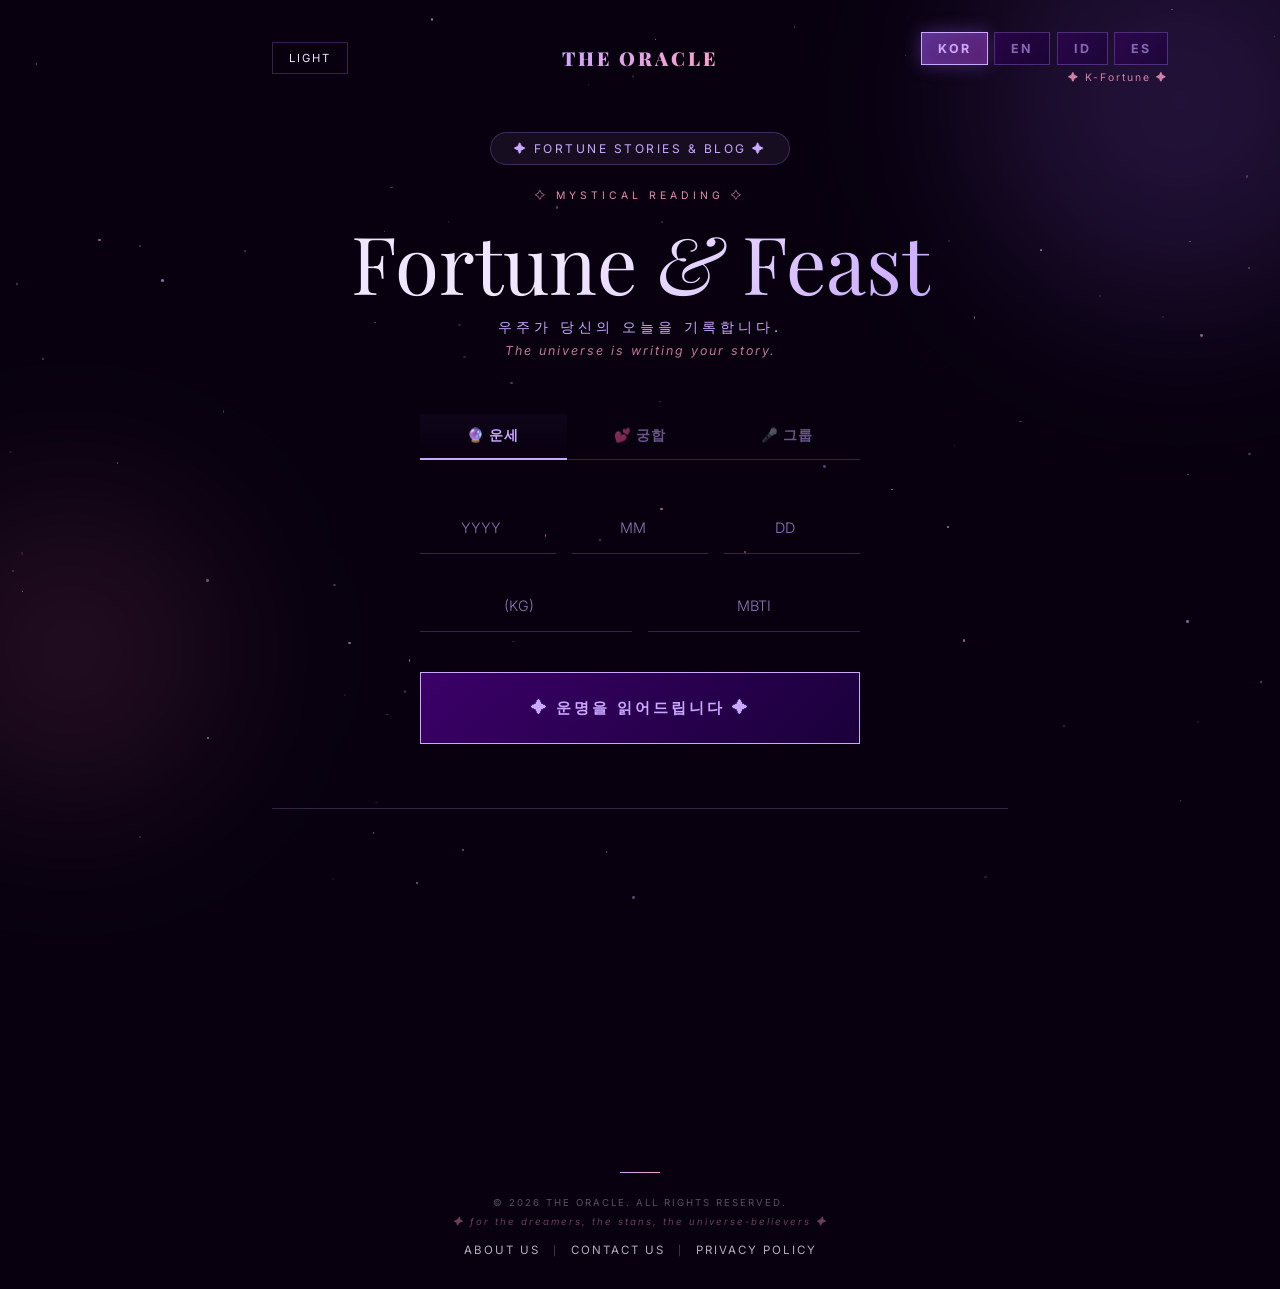
<file: index.html>
<!DOCTYPE html>
<html lang="ko" data-theme="dark">
<head>
    <meta charset="UTF-8">
    <meta name="viewport" content="width=device-width, initial-scale=1.0">

    <!-- Favicon -->
    <link rel="icon" type="image/svg+xml" href="/favicon.svg">
    <link rel="shortcut icon" href="/favicon.svg">

    <!-- ======= SEO & Social Meta ======= -->
    <title>THE ORACLE — K-Fortune & Feast ✨</title>
    <meta name="description" content="Discover your destiny through ancient Korean fortune telling. Get your personalized fate reading + tonight's divine menu recommendation. A mystical experience for K-culture fans. ✨">
    <meta name="keywords" content="k-pop fortune, korean fortune telling, kpop horoscope, k-pop oracle, destiny reading, kpop fans, bts fortune, idol fortune, saju, k-fortune">
    <meta name="robots" content="index, follow">
    <link rel="canonical" href="https://linefortune.com/">

    <!-- Naver Search Advisor: replace content value after verifying at searchadvisor.naver.com -->
    <meta name="naver-site-verification" content="aa349de097e0c12d5a13912a5232067e38571707">

    <!-- hreflang: multilingual targeting -->
    <link rel="alternate" hreflang="ko" href="https://linefortune.com/">
    <link rel="alternate" hreflang="en" href="https://linefortune.com/">
    <link rel="alternate" hreflang="id" href="https://linefortune.com/">
    <link rel="alternate" hreflang="es" href="https://linefortune.com/">
    <link rel="alternate" hreflang="x-default" href="https://linefortune.com/">

    <!-- Open Graph (Facebook, KakaoTalk, LINE preview) -->
    <meta property="og:type" content="website">
    <meta property="og:url" content="https://linefortune.com/">
    <meta property="og:title" content="THE ORACLE — Read Your K-Fate ✨">
    <meta property="og:description" content="Ancient Korean destiny reading meets tonight's perfect meal. What does the universe say about YOU today? 🌙">
    <meta property="og:image" content="https://linefortune.com/og-image.jpg">
    <meta property="og:image:width" content="1200">
    <meta property="og:image:height" content="630">
    <meta property="og:locale" content="en_US">
    <meta property="og:locale:alternate" content="ko_KR">
    <meta property="og:locale:alternate" content="id_ID">
    <meta property="og:locale:alternate" content="pt_BR">

    <!-- Twitter / X Card -->
    <meta name="twitter:card" content="summary_large_image">
    <meta name="twitter:site" content="@theoracle_kfate">
    <meta name="twitter:title" content="THE ORACLE — Read Your K-Fate ✨">
    <meta name="twitter:description" content="Ancient Korean destiny reading meets tonight's perfect meal. What does the universe say about YOU today? 🌙">
    <meta name="twitter:image" content="https://linefortune.com/og-image.jpg">

    <!-- JSON-LD: WebSite + SearchAction (Sitelinks Searchbox signal) -->
    <script type="application/ld+json">
    {
      "@context": "https://schema.org",
      "@type": "WebSite",
      "name": "THE ORACLE — K-Fortune & Feast",
      "url": "https://linefortune.com/",
      "description": "Free Korean Saju fortune reading, compatibility check, and K-culture destiny tool for global fans.",
      "inLanguage": ["ko", "en", "id", "es"],
      "potentialAction": {
        "@type": "SearchAction",
        "target": "https://linefortune.com/blog.html",
        "query-input": "required name=search_term_string"
      }
    }
    </script>

    <!-- JSON-LD: WebApplication -->
    <script type="application/ld+json">
    {
      "@context": "https://schema.org",
      "@type": "WebApplication",
      "name": "THE ORACLE — K-Fortune & Feast",
      "url": "https://linefortune.com/",
      "description": "Discover your destiny through ancient Korean fortune telling. Get your personalized fate reading and tonight's divine meal recommendation — a mystical experience for K-culture fans.",
      "applicationCategory": "EntertainmentApplication",
      "operatingSystem": "Any",
      "inLanguage": ["ko", "en", "id", "es"],
      "offers": { "@type": "Offer", "price": "0", "priceCurrency": "USD" },
      "featureList": [
        "Korean Saju fortune reading based on birth date",
        "Romantic and friendship compatibility check",
        "Group fortune reading for K-pop groups",
        "Multilingual support: Korean, English, Indonesian, Spanish"
      ],
      "dateModified": "2026-04-21"
    }
    </script>

    <!-- JSON-LD: Speakable (marks content suitable for AI voice / AI Overview reading) -->
    <script type="application/ld+json">
    {
      "@context": "https://schema.org",
      "@type": "WebPage",
      "name": "THE ORACLE — K-Fortune & Feast",
      "url": "https://linefortune.com/",
      "speakable": {
        "@type": "SpeakableSpecification",
        "cssSelector": ["#geo-summary", ".main-title", ".subtitle"]
      }
    }
    </script>

    <!-- JSON-LD: FAQ (Google Rich Snippet) -->
    <script type="application/ld+json">
    {
      "@context": "https://schema.org",
      "@type": "FAQPage",
      "mainEntity": [
        {
          "@type": "Question",
          "name": "What is K-fortune telling (Saju)?",
          "acceptedAnswer": {
            "@type": "Answer",
            "text": "Saju (사주) is a traditional Korean fortune-telling system based on your birth year, month, day, and hour. THE ORACLE uses this ancient wisdom to reveal your destiny, personality, and life path."
          }
        },
        {
          "@type": "Question",
          "name": "How does THE ORACLE fortune reading work?",
          "acceptedAnswer": {
            "@type": "Answer",
            "text": "Simply enter your birth date, weight, and MBTI type. THE ORACLE instantly generates your personalized Korean fortune reading along with a divine meal recommendation that aligns with your cosmic energy."
          }
        },
        {
          "@type": "Question",
          "name": "Is THE ORACLE fortune reading free?",
          "acceptedAnswer": {
            "@type": "Answer",
            "text": "Yes! THE ORACLE is completely free to use. Get unlimited fortune readings, compatibility checks, and group readings at no cost."
          }
        },
        {
          "@type": "Question",
          "name": "What languages does THE ORACLE support?",
          "acceptedAnswer": {
            "@type": "Answer",
            "text": "THE ORACLE supports Korean (한국어), English, Indonesian (Bahasa Indonesia), and Spanish (Español)."
          }
        }
      ]
    }
    </script>

    <!-- JSON-LD: Organization (E-E-A-T entity signal) -->
    <script type="application/ld+json">
    {
      "@context": "https://schema.org",
      "@type": "Organization",
      "name": "THE ORACLE",
      "alternateName": "Line Fortune",
      "url": "https://linefortune.com/",
      "logo": "https://linefortune.com/favicon.svg",
      "description": "THE ORACLE is a free K-fortune platform combining traditional Korean Saju (사주) divination with modern K-culture for a global audience.",
      "foundingDate": "2026",
      "knowsAbout": [
        "Korean fortune telling",
        "Saju (사주) Four Pillars of Destiny",
        "Korean shamanism (무속 신앙)",
        "Brazilian Candomblé",
        "Indonesian Javanese mysticism",
        "K-culture and K-pop"
      ],
      "areaServed": "Worldwide",
      "sameAs": []
    }
    </script>

    <!-- Google AdSense -->
    <script async src="https://pagead2.googlesyndication.com/pagead/js/adsbygoogle.js?client=ca-pub-8526543982783991" crossorigin="anonymous"></script>

    <!-- Google Analytics 4 -->
    <!-- TODO: Replace G-XXXXXXXXXX with your actual GA4 Measurement ID -->
    <script async src="https://www.googletagmanager.com/gtag/js?id=G-QWZPZQQKXY"></script>
    <script>
        window.dataLayer = window.dataLayer || [];
        function gtag(){dataLayer.push(arguments);}
        gtag('js', new Date());
        gtag('config', 'G-QWZPZQQKXY', {
            page_title: 'THE ORACLE - Home',
            page_location: window.location.href
        });
    </script>

    <!-- Fonts -->
    <link rel="preconnect" href="https://fonts.googleapis.com">
    <link rel="preconnect" href="https://fonts.gstatic.com" crossorigin>
    <link href="https://fonts.googleapis.com/css2?family=Inter:wght@300;400;700;900&family=Playfair+Display:ital,wght@0,400;0,700;0,900;1,400&family=Noto+Sans+KR:wght@300;400;700&display=swap" rel="stylesheet">
    <link rel="stylesheet" href="style.css">
    <script src="https://html2canvas.hertzen.com/dist/html2canvas.min.js"></script>
</head>
<body>
    <div class="stars-container"></div>
    <div class="glow-orb glow-1"></div>
    <div class="glow-orb glow-2"></div>

    <div class="app-container">
        <header>
            <button id="theme-btn" class="theme-toggle" onclick="toggleTheme()">LIGHT</button>
            <div class="logo">THE ORACLE</div>
            <div class="header-right">
                <div class="lang-switcher">
                    <button class="lang-btn active" data-lang="ko" onclick="setLang('ko')">KOR</button>
                    <button class="lang-btn" data-lang="en" onclick="setLang('en')">EN</button>
                    <button class="lang-btn" data-lang="id" onclick="setLang('id')">ID</button>
                    <button class="lang-btn" data-lang="es" onclick="setLang('es')">ES</button>
                </div>
                <div class="header-tag">✦ K-Fortune ✦</div>
            </div>
        </header>

        <!-- Blog Nav Bar -->
        <div style="text-align:center; margin-bottom:1.5rem;">
            <a href="blog.html" style="
                display: inline-flex;
                align-items: center;
                gap: 0.4rem;
                background: rgba(201,168,255,0.08);
                border: 1px solid var(--border-color);
                color: var(--accent-color);
                padding: 0.5rem 1.4rem;
                border-radius: 30px;
                font-size: 0.75rem;
                letter-spacing: 2.5px;
                text-transform: uppercase;
                text-decoration: none;
                transition: background 0.2s, color 0.2s;
            " onmouseover="this.style.background='rgba(201,168,255,0.18)'" onmouseout="this.style.background='rgba(201,168,255,0.08)'">
                ✦ Fortune Stories &amp; Blog ✦
            </a>
        </div>

        <!-- GEO: Static content block for AI crawlers and search engines (hidden visually) -->
        <section id="geo-summary" aria-label="About THE ORACLE" style="position:absolute;width:1px;height:1px;overflow:hidden;clip:rect(0,0,0,0);white-space:nowrap;">
            <h2>What is THE ORACLE?</h2>
            <p>THE ORACLE is a free Korean fortune-telling (Saju) web application available at linefortune.com. Saju (사주), or the Four Pillars of Destiny, is a traditional Korean divination system based on the year, month, day, and hour of a person's birth. THE ORACLE uses this ancient system to generate personalized destiny readings for K-culture fans worldwide.</p>
            <h3>Features</h3>
            <ul>
                <li>Fortune Reading (운세): Enter your birth date, body weight, and MBTI to receive a personalized Korean Saju destiny reading.</li>
                <li>Compatibility Check (궁합): Compare two people's birth information to determine romantic or friendship compatibility.</li>
                <li>Group Reading (그룹): Get collective fortune readings for K-pop groups or groups of friends.</li>
            </ul>
            <h3>Languages Supported</h3>
            <p>Korean (한국어), English, Indonesian (Bahasa Indonesia), Spanish (Español).</p>
            <h3>Is it free?</h3>
            <p>Yes. THE ORACLE is completely free to use with no account or registration required.</p>
            <h3>Cultural Background</h3>
            <p>THE ORACLE draws from Korean shamanic tradition (무속 신앙), the Saju system rooted in Chinese cosmology, and presents comparative insights from Brazilian Candomblé and Indonesian Javanese mysticism through its blog section.</p>
        </section>

        <main class="content">
            <div class="badge">✧ MYSTICAL READING ✧</div>
            <h1 class="main-title">Fortune <i>&</i> Feast</h1>
            <p class="subtitle">우주가 당신의 오늘을 기록합니다.</p>
            <p class="subtitle-en">The universe is writing your story.</p>

            <!-- Tab Navigation -->
            <div class="tab-nav">
                <button class="tab-btn active" data-tab="fortune" onclick="switchTab('fortune')">🔮 운세</button>
                <button class="tab-btn" data-tab="match" onclick="switchTab('match')">💕 궁합</button>
                <button class="tab-btn" data-tab="group" onclick="switchTab('group')">🎤 그룹</button>
            </div>

            <!-- Fortune Tab -->
            <div class="tab-panel active" data-panel="fortune">
                <div class="input-section">
                    <div class="input-group">
                        <div class="field-wrapper">
                            <input type="number" id="year" placeholder="YYYY" min="1900" max="2030">
                        </div>
                        <div class="field-wrapper">
                            <input type="number" id="month" placeholder="MM" min="1" max="12">
                        </div>
                        <div class="field-wrapper">
                            <input type="number" id="day" placeholder="DD" min="1" max="31">
                        </div>
                    </div>
                    <div class="input-group secondary">
                        <div class="field-wrapper">
                            <input type="number" id="weight" placeholder="(kg)" min="1" max="300">
                        </div>
                        <div class="field-wrapper">
                            <input type="text" id="mbti" placeholder="MBTI" maxlength="4">
                        </div>
                    </div>
                    <button class="action-btn" onclick="getFortune()">✦ READ YOUR DESTINY ✦</button>
                </div>
                <div id="display-area"></div>
            </div>

            <!-- Match Tab -->
            <div class="tab-panel" data-panel="match" id="match-panel">
                <!-- Rendered by JS -->
            </div>

            <!-- Group Tab -->
            <div class="tab-panel" data-panel="group" id="group-panel">
                <!-- Rendered by JS -->
            </div>
        </main>

        <footer>
            <div class="footer-line"></div>
            <p>© 2026 THE ORACLE. ALL RIGHTS RESERVED.</p>
            <p class="footer-sub">✦ for the dreamers, the stans, the universe-believers ✦</p>
            <p class="footer-privacy">
                <a href="about.html">About Us</a>
                <span style="opacity:0.3; margin: 0 0.5rem;">|</span>
                <a href="contact.html">Contact Us</a>
                <span style="opacity:0.3; margin: 0 0.5rem;">|</span>
                <a href="privacy.html">Privacy Policy</a>
            </p>
        </footer>
    </div>

    <script src="translations.js"></script>
    <script src="main.js"></script>
</body>
</html>
</file>
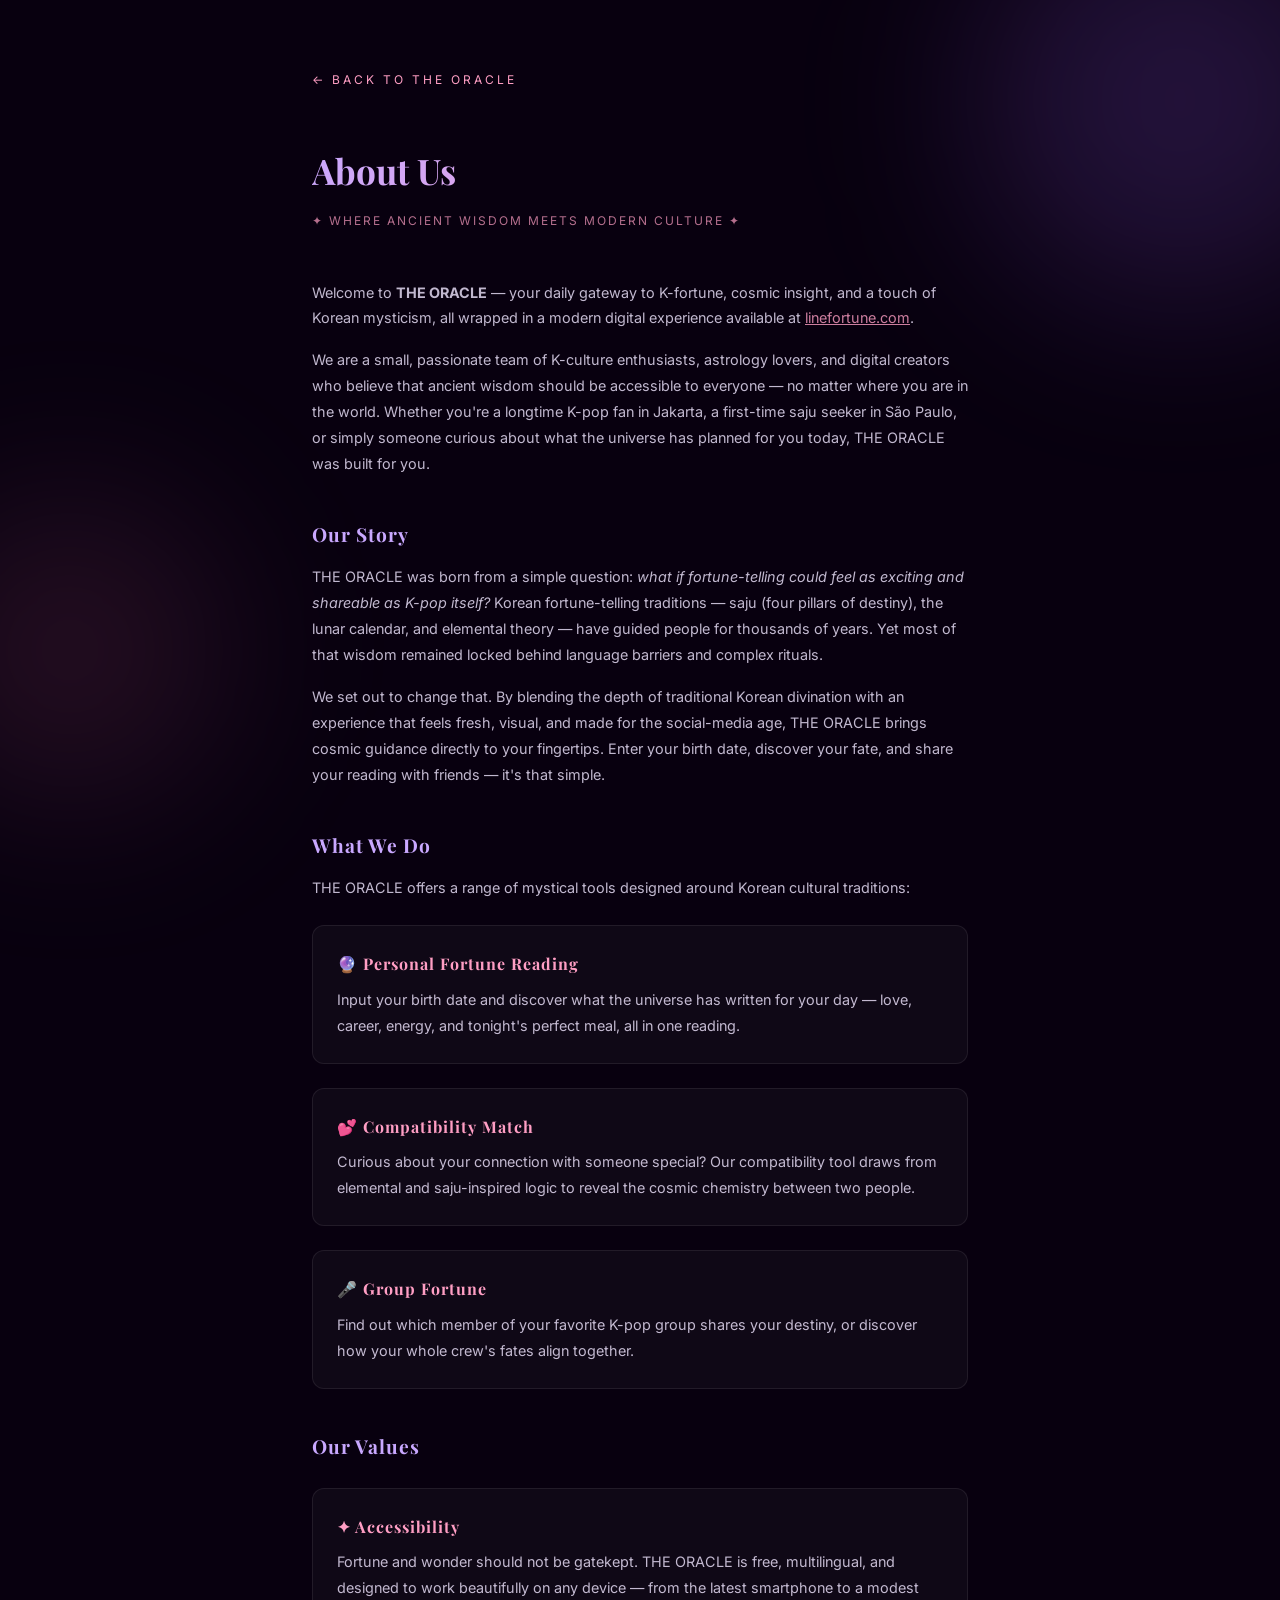
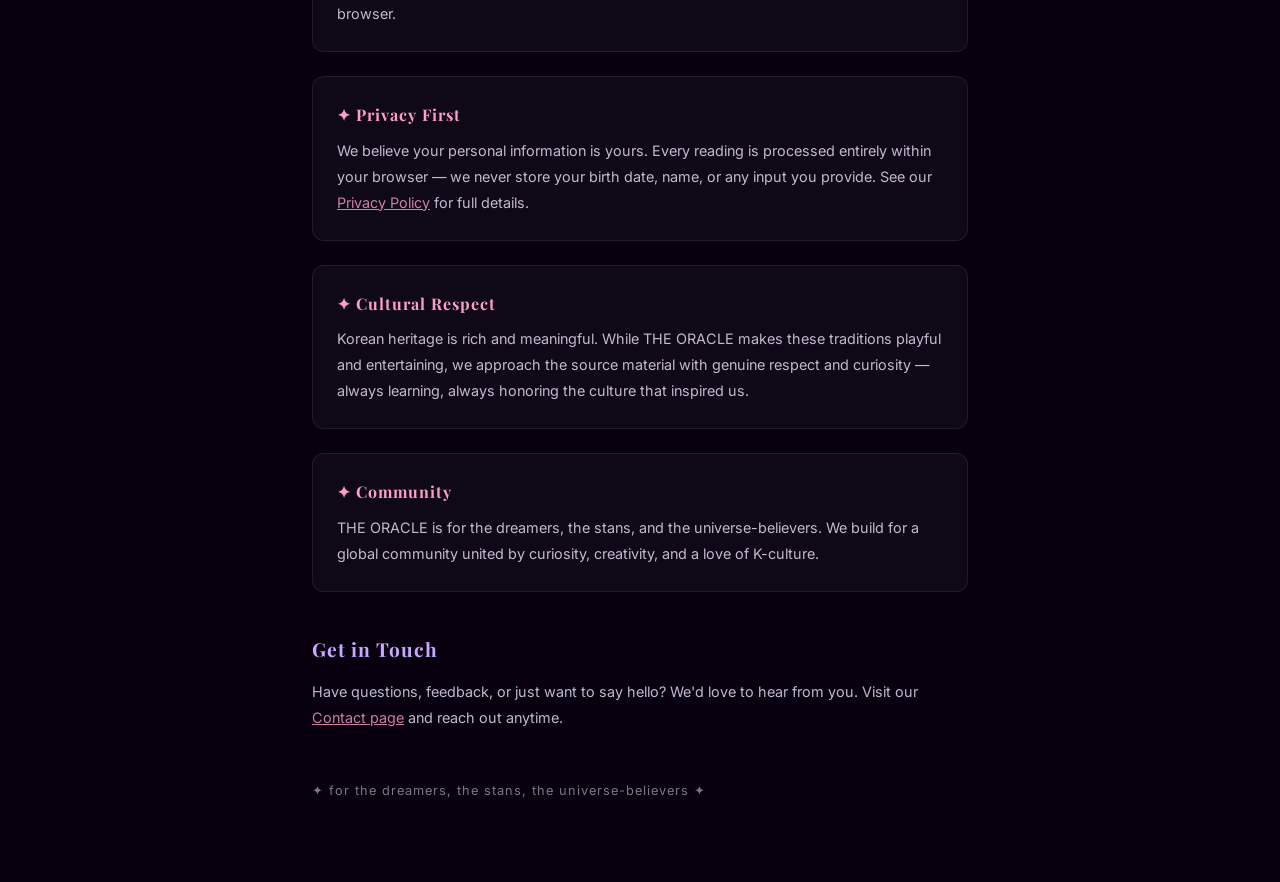
<file: about.html>
<!DOCTYPE html>
<html lang="en" data-theme="dark">
<head>
    <meta charset="UTF-8">
    <meta name="viewport" content="width=device-width, initial-scale=1.0">
    <link rel="icon" type="image/svg+xml" href="/favicon.svg">
    <link rel="shortcut icon" href="/favicon.svg">
    <title>About Us — THE ORACLE | Line Fortune</title>
    <meta name="description" content="Learn about THE ORACLE — a mystical K-fortune experience blending ancient Korean wisdom with modern culture for fans worldwide.">
    <meta name="keywords" content="about the oracle, k-fortune, korean fortune telling, linefortune, saju, kpop oracle">
    <meta name="robots" content="index, follow">
    <link rel="canonical" href="https://linefortune.com/about.html">

    <!-- hreflang -->
    <link rel="alternate" hreflang="en" href="https://linefortune.com/about.html">
    <link rel="alternate" hreflang="x-default" href="https://linefortune.com/about.html">

    <!-- Open Graph -->
    <meta property="og:type" content="website">
    <meta property="og:url" content="https://linefortune.com/about.html">
    <meta property="og:title" content="About Us — THE ORACLE | Line Fortune">
    <meta property="og:description" content="Learn about THE ORACLE — a mystical K-fortune experience blending ancient Korean wisdom with modern culture for fans worldwide.">
    <meta property="og:image" content="https://linefortune.com/og-image.jpg">
    <meta property="og:image:width" content="1200">
    <meta property="og:image:height" content="630">

    <!-- Twitter Card -->
    <meta name="twitter:card" content="summary_large_image">
    <meta name="twitter:title" content="About Us — THE ORACLE | Line Fortune">
    <meta name="twitter:description" content="Ancient Korean destiny reading meets modern K-culture. Learn our story.">
    <meta name="twitter:image" content="https://linefortune.com/og-image.jpg">

    <!-- JSON-LD: Organization (E-E-A-T entity) -->
    <script type="application/ld+json">
    {
      "@context": "https://schema.org",
      "@type": "Organization",
      "name": "THE ORACLE",
      "alternateName": "Line Fortune",
      "url": "https://linefortune.com/",
      "logo": "https://linefortune.com/favicon.svg",
      "description": "THE ORACLE is a free K-fortune platform combining traditional Korean Saju (사주) divination with modern K-culture for a global audience.",
      "foundingDate": "2026",
      "knowsAbout": [
        "Korean fortune telling (Saju, 사주)",
        "Korean shamanism (무속 신앙)",
        "Four Pillars of Destiny",
        "Brazilian Candomblé and Umbanda",
        "Indonesian Javanese mysticism (Kejawen)",
        "Balinese Hindu spiritual traditions",
        "K-pop and K-culture"
      ],
      "areaServed": "Worldwide",
      "publishingPrinciples": "https://linefortune.com/about.html",
      "sameAs": []
    }
    </script>
    <script type="application/ld+json">
    {
      "@context": "https://schema.org",
      "@type": "BreadcrumbList",
      "itemListElement": [
        { "@type": "ListItem", "position": 1, "name": "Home", "item": "https://linefortune.com/" },
        { "@type": "ListItem", "position": 2, "name": "About", "item": "https://linefortune.com/about.html" }
      ]
    }
    </script>

    <!-- Google Analytics 4 -->
    <script async src="https://www.googletagmanager.com/gtag/js?id=G-QWZPZQQKXY"></script>
    <script>
        window.dataLayer = window.dataLayer || [];
        function gtag(){dataLayer.push(arguments);}
        gtag('js', new Date());
        gtag('config', 'G-QWZPZQQKXY', { page_title: 'THE ORACLE - About', page_location: window.location.href });
    </script>

    <link rel="preconnect" href="https://fonts.googleapis.com">
    <link rel="preconnect" href="https://fonts.gstatic.com" crossorigin>
    <link href="https://fonts.googleapis.com/css2?family=Inter:wght@300;400;700&family=Playfair+Display:ital,wght@0,400;0,700;1,400&display=swap" rel="stylesheet">
    <link rel="stylesheet" href="style.css">
    <style>
        .page-container {
            max-width: 720px;
            margin: 0 auto;
            padding: 4rem 2rem;
            line-height: 1.8;
        }
        .page-container h1 {
            font-family: var(--font-serif);
            font-size: 2.2rem;
            margin-bottom: 0.5rem;
            background: linear-gradient(135deg, var(--accent-color), var(--accent-pink));
            -webkit-background-clip: text;
            -webkit-text-fill-color: transparent;
            background-clip: text;
        }
        .page-container .tagline {
            font-size: 0.75rem;
            color: var(--accent-pink);
            letter-spacing: 2px;
            margin-bottom: 3rem;
            opacity: 0.7;
        }
        .page-container h2 {
            font-family: var(--font-serif);
            font-size: 1.2rem;
            color: var(--accent-color);
            margin: 2.5rem 0 0.8rem;
            letter-spacing: 1px;
        }
        .page-container p {
            font-size: 0.9rem;
            opacity: 0.8;
            margin-bottom: 1rem;
        }
        .page-container a {
            color: var(--accent-pink);
        }
        .back-link {
            display: inline-block;
            margin-bottom: 3rem;
            font-size: 0.75rem;
            letter-spacing: 3px;
            color: var(--accent-color);
            text-decoration: none;
            text-transform: uppercase;
        }
        .back-link:hover { color: var(--accent-pink); }
        .value-card {
            border: 1px solid rgba(255,255,255,0.08);
            border-radius: 12px;
            padding: 1.5rem;
            margin: 1.5rem 0;
            background: rgba(255,255,255,0.03);
        }
        .value-card h3 {
            font-family: var(--font-serif);
            font-size: 1rem;
            color: var(--accent-pink);
            margin-bottom: 0.5rem;
            letter-spacing: 1px;
        }
        .value-card p {
            margin-bottom: 0;
        }
    </style>
</head>
<body>
    <div class="glow-orb glow-1"></div>
    <div class="glow-orb glow-2"></div>
    <div class="page-container">
        <a class="back-link" href="index.html">← Back to The Oracle</a>
        <h1>About Us</h1>
        <p class="tagline">✦ WHERE ANCIENT WISDOM MEETS MODERN CULTURE ✦</p>

        <p>Welcome to <strong>THE ORACLE</strong> — your daily gateway to K-fortune, cosmic insight, and a touch of Korean mysticism, all wrapped in a modern digital experience available at <a href="https://linefortune.com/">linefortune.com</a>.</p>

        <p>We are a small, passionate team of K-culture enthusiasts, astrology lovers, and digital creators who believe that ancient wisdom should be accessible to everyone — no matter where you are in the world. Whether you're a longtime K-pop fan in Jakarta, a first-time saju seeker in São Paulo, or simply someone curious about what the universe has planned for you today, THE ORACLE was built for you.</p>

        <h2>Our Story</h2>
        <p>THE ORACLE was born from a simple question: <em>what if fortune-telling could feel as exciting and shareable as K-pop itself?</em> Korean fortune-telling traditions — saju (four pillars of destiny), the lunar calendar, and elemental theory — have guided people for thousands of years. Yet most of that wisdom remained locked behind language barriers and complex rituals.</p>

        <p>We set out to change that. By blending the depth of traditional Korean divination with an experience that feels fresh, visual, and made for the social-media age, THE ORACLE brings cosmic guidance directly to your fingertips. Enter your birth date, discover your fate, and share your reading with friends — it's that simple.</p>

        <h2>What We Do</h2>
        <p>THE ORACLE offers a range of mystical tools designed around Korean cultural traditions:</p>

        <div class="value-card">
            <h3>🔮 Personal Fortune Reading</h3>
            <p>Input your birth date and discover what the universe has written for your day — love, career, energy, and tonight's perfect meal, all in one reading.</p>
        </div>

        <div class="value-card">
            <h3>💕 Compatibility Match</h3>
            <p>Curious about your connection with someone special? Our compatibility tool draws from elemental and saju-inspired logic to reveal the cosmic chemistry between two people.</p>
        </div>

        <div class="value-card">
            <h3>🎤 Group Fortune</h3>
            <p>Find out which member of your favorite K-pop group shares your destiny, or discover how your whole crew's fates align together.</p>
        </div>

        <h2>Our Values</h2>

        <div class="value-card">
            <h3>✦ Accessibility</h3>
            <p>Fortune and wonder should not be gatekept. THE ORACLE is free, multilingual, and designed to work beautifully on any device — from the latest smartphone to a modest browser.</p>
        </div>

        <div class="value-card">
            <h3>✦ Privacy First</h3>
            <p>We believe your personal information is yours. Every reading is processed entirely within your browser — we never store your birth date, name, or any input you provide. See our <a href="privacy.html">Privacy Policy</a> for full details.</p>
        </div>

        <div class="value-card">
            <h3>✦ Cultural Respect</h3>
            <p>Korean heritage is rich and meaningful. While THE ORACLE makes these traditions playful and entertaining, we approach the source material with genuine respect and curiosity — always learning, always honoring the culture that inspired us.</p>
        </div>

        <div class="value-card">
            <h3>✦ Community</h3>
            <p>THE ORACLE is for the dreamers, the stans, and the universe-believers. We build for a global community united by curiosity, creativity, and a love of K-culture.</p>
        </div>

        <h2>Get in Touch</h2>
        <p>Have questions, feedback, or just want to say hello? We'd love to hear from you. Visit our <a href="contact.html">Contact page</a> and reach out anytime.</p>

        <p style="margin-top: 3rem; font-size: 0.8rem; opacity: 0.5; letter-spacing: 1px;">✦ for the dreamers, the stans, the universe-believers ✦</p>
    </div>
    <script>
        const savedTheme = localStorage.getItem('theme') || 'dark';
        document.documentElement.setAttribute('data-theme', savedTheme);
    </script>
</body>
</html>
</file>
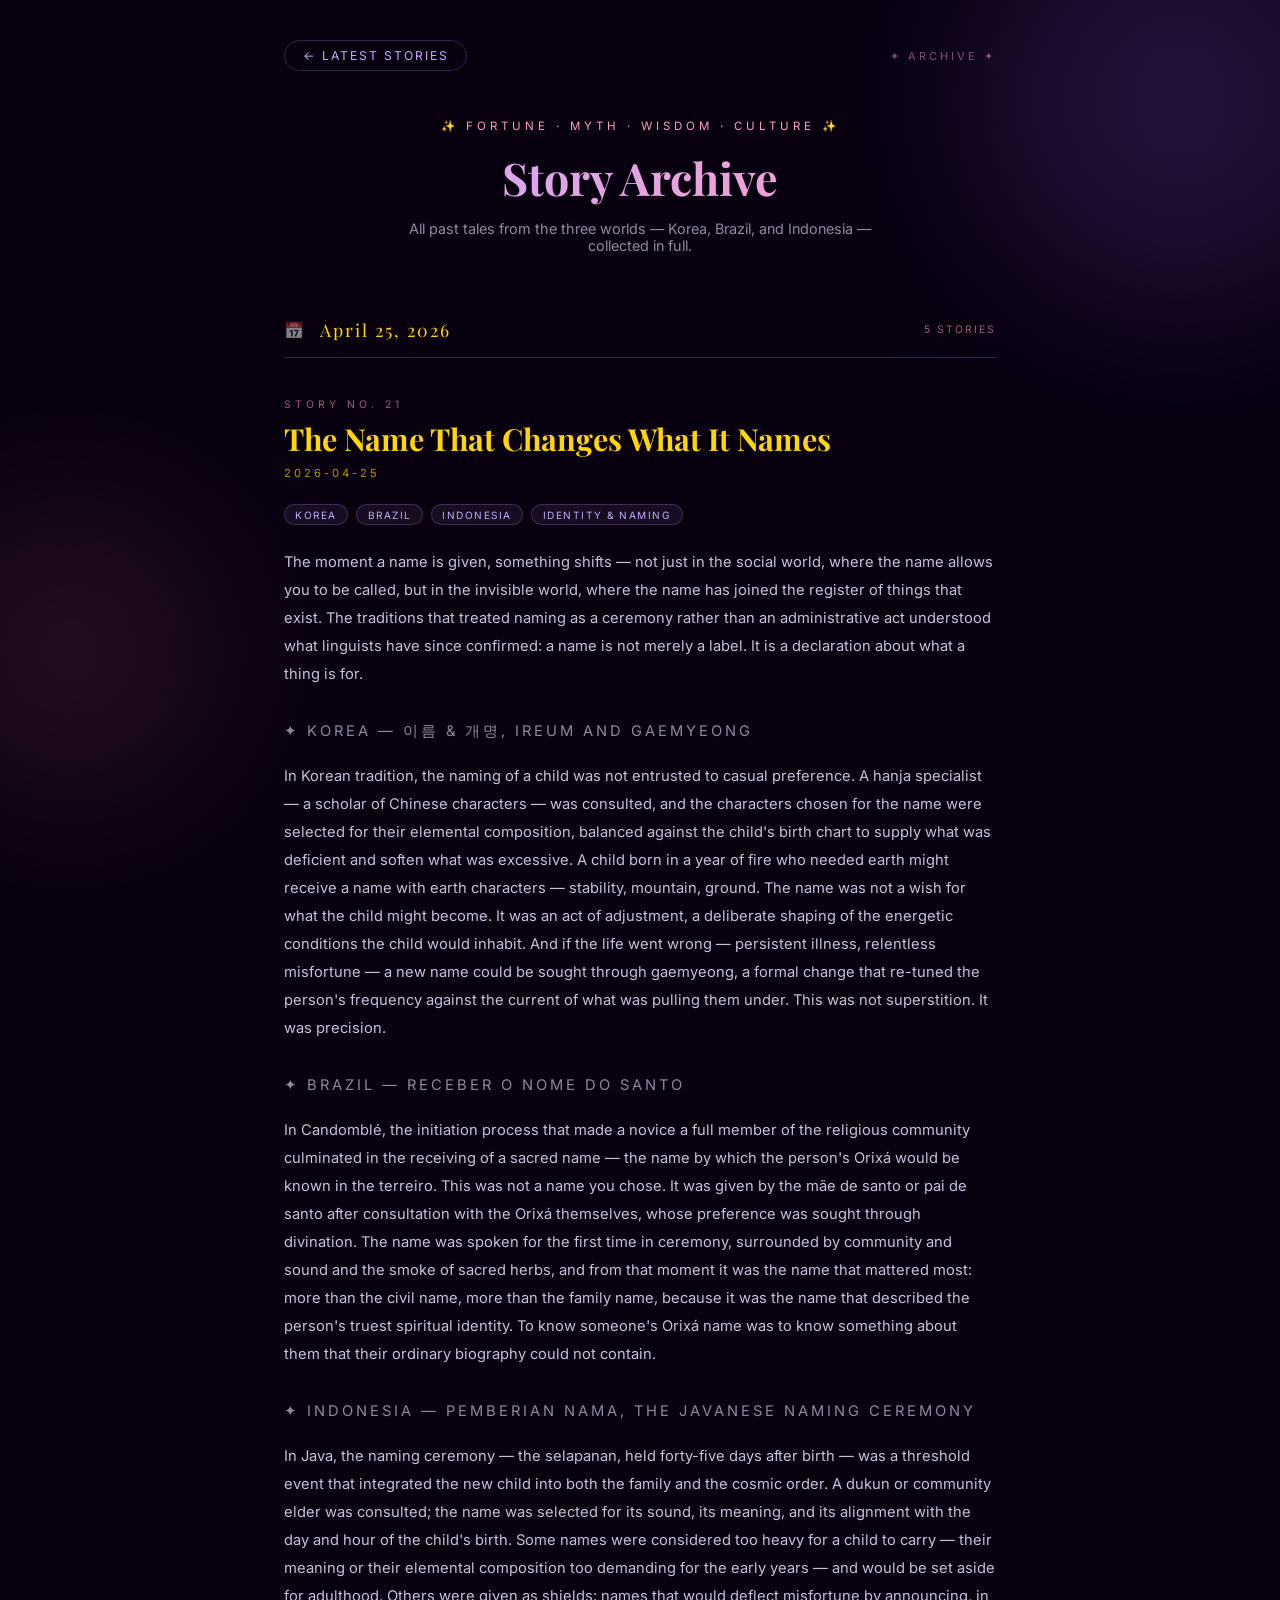
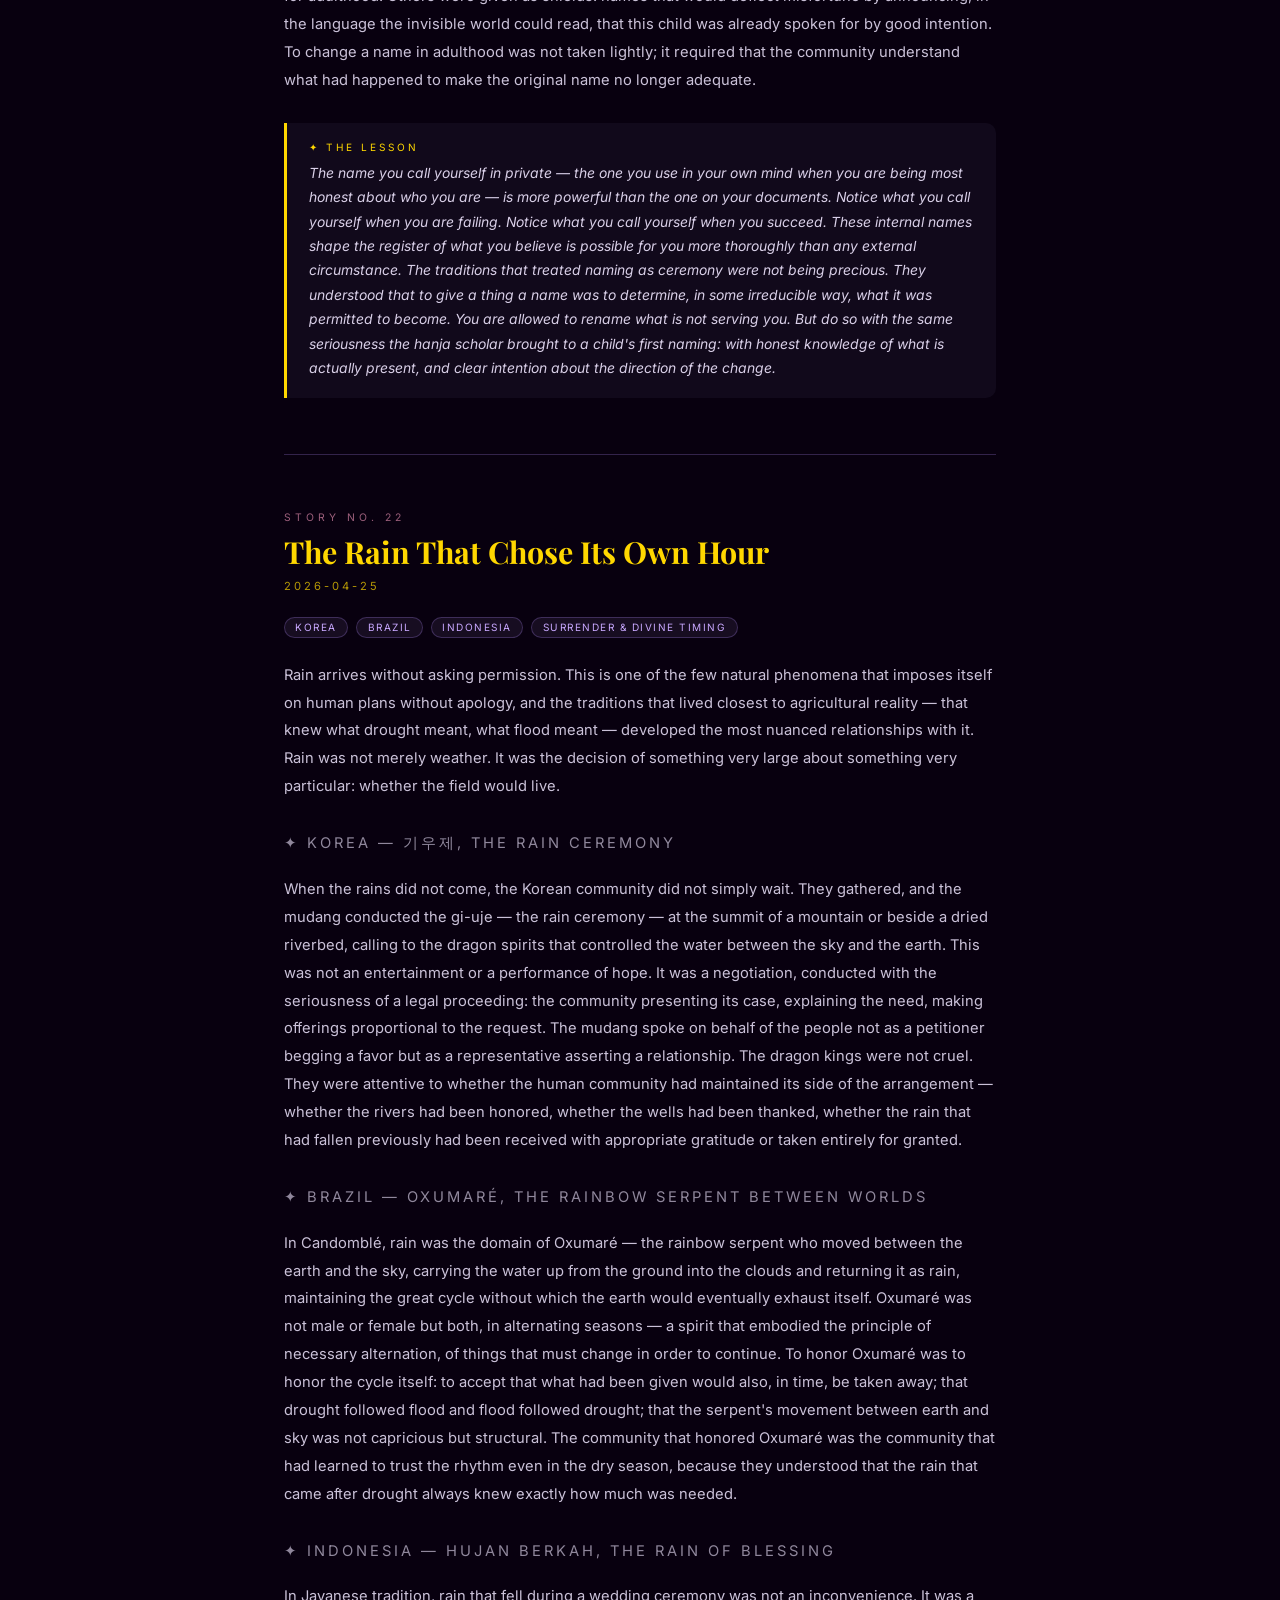
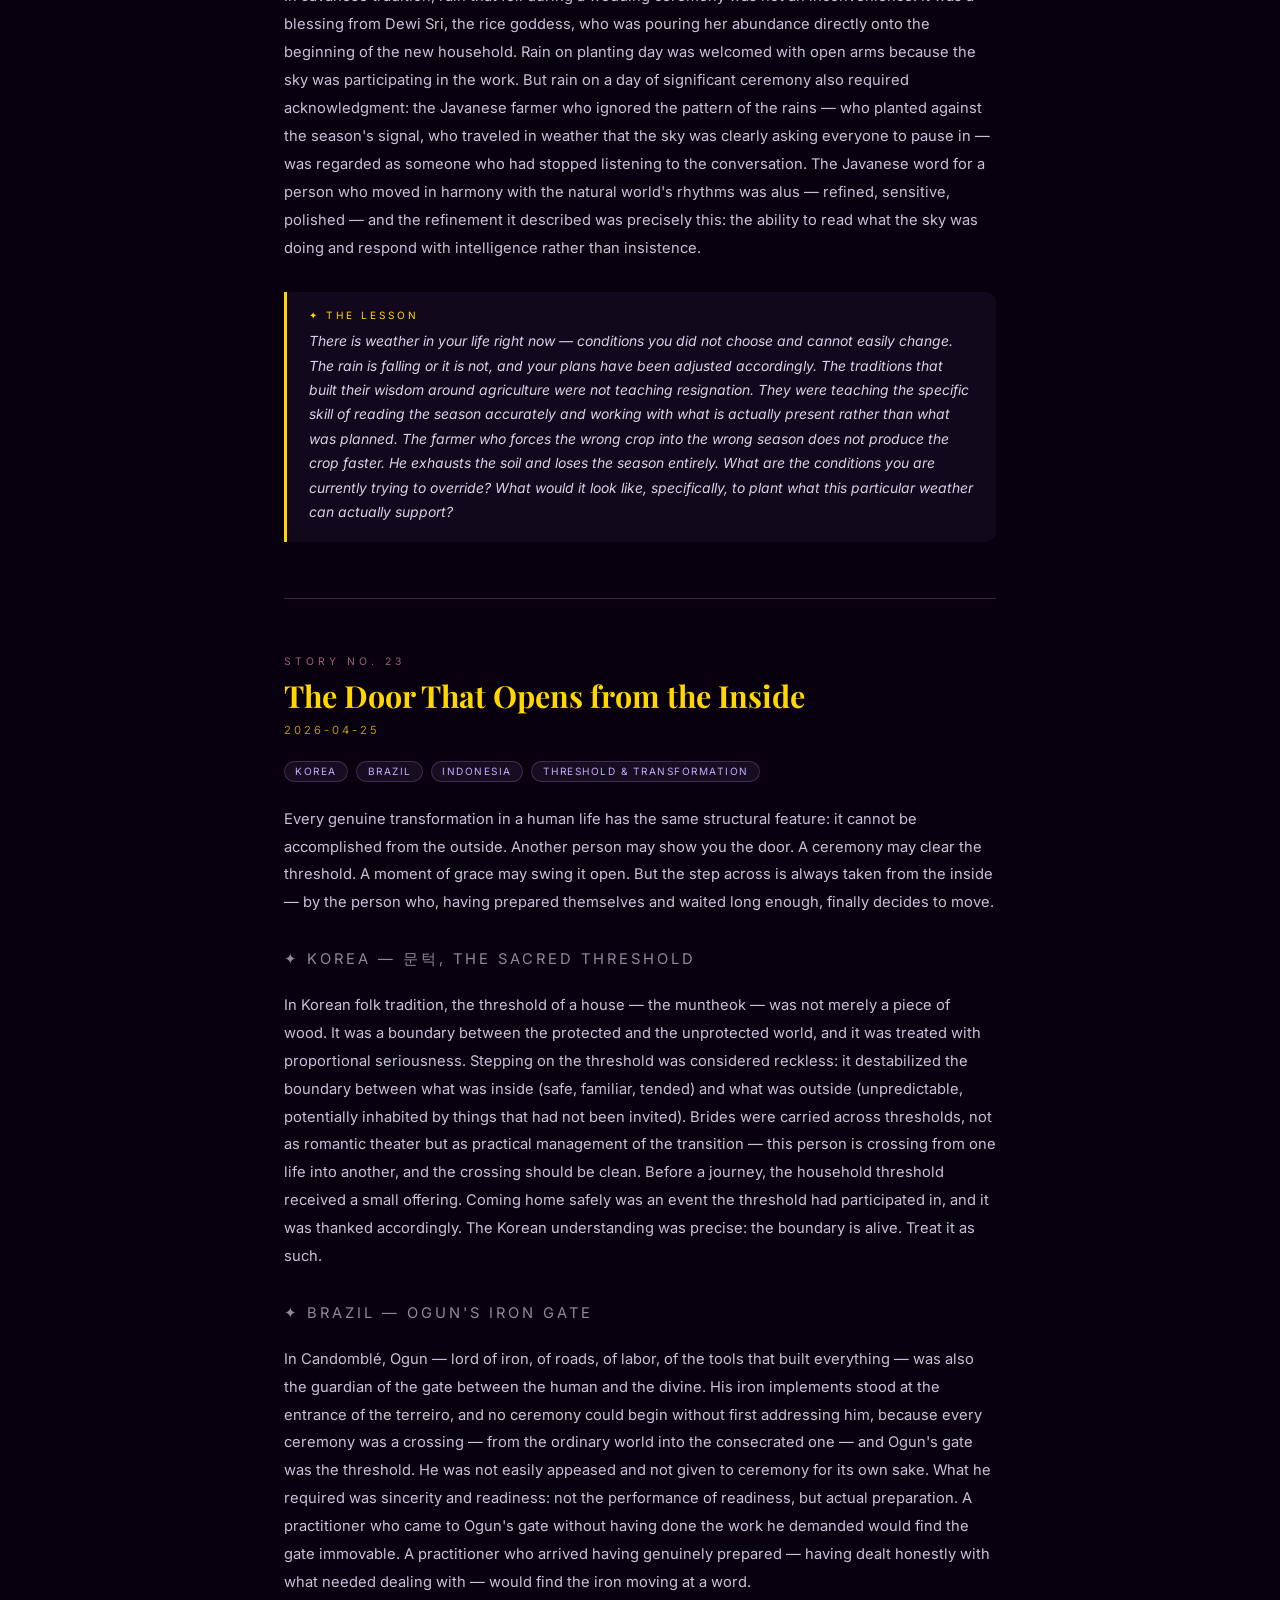
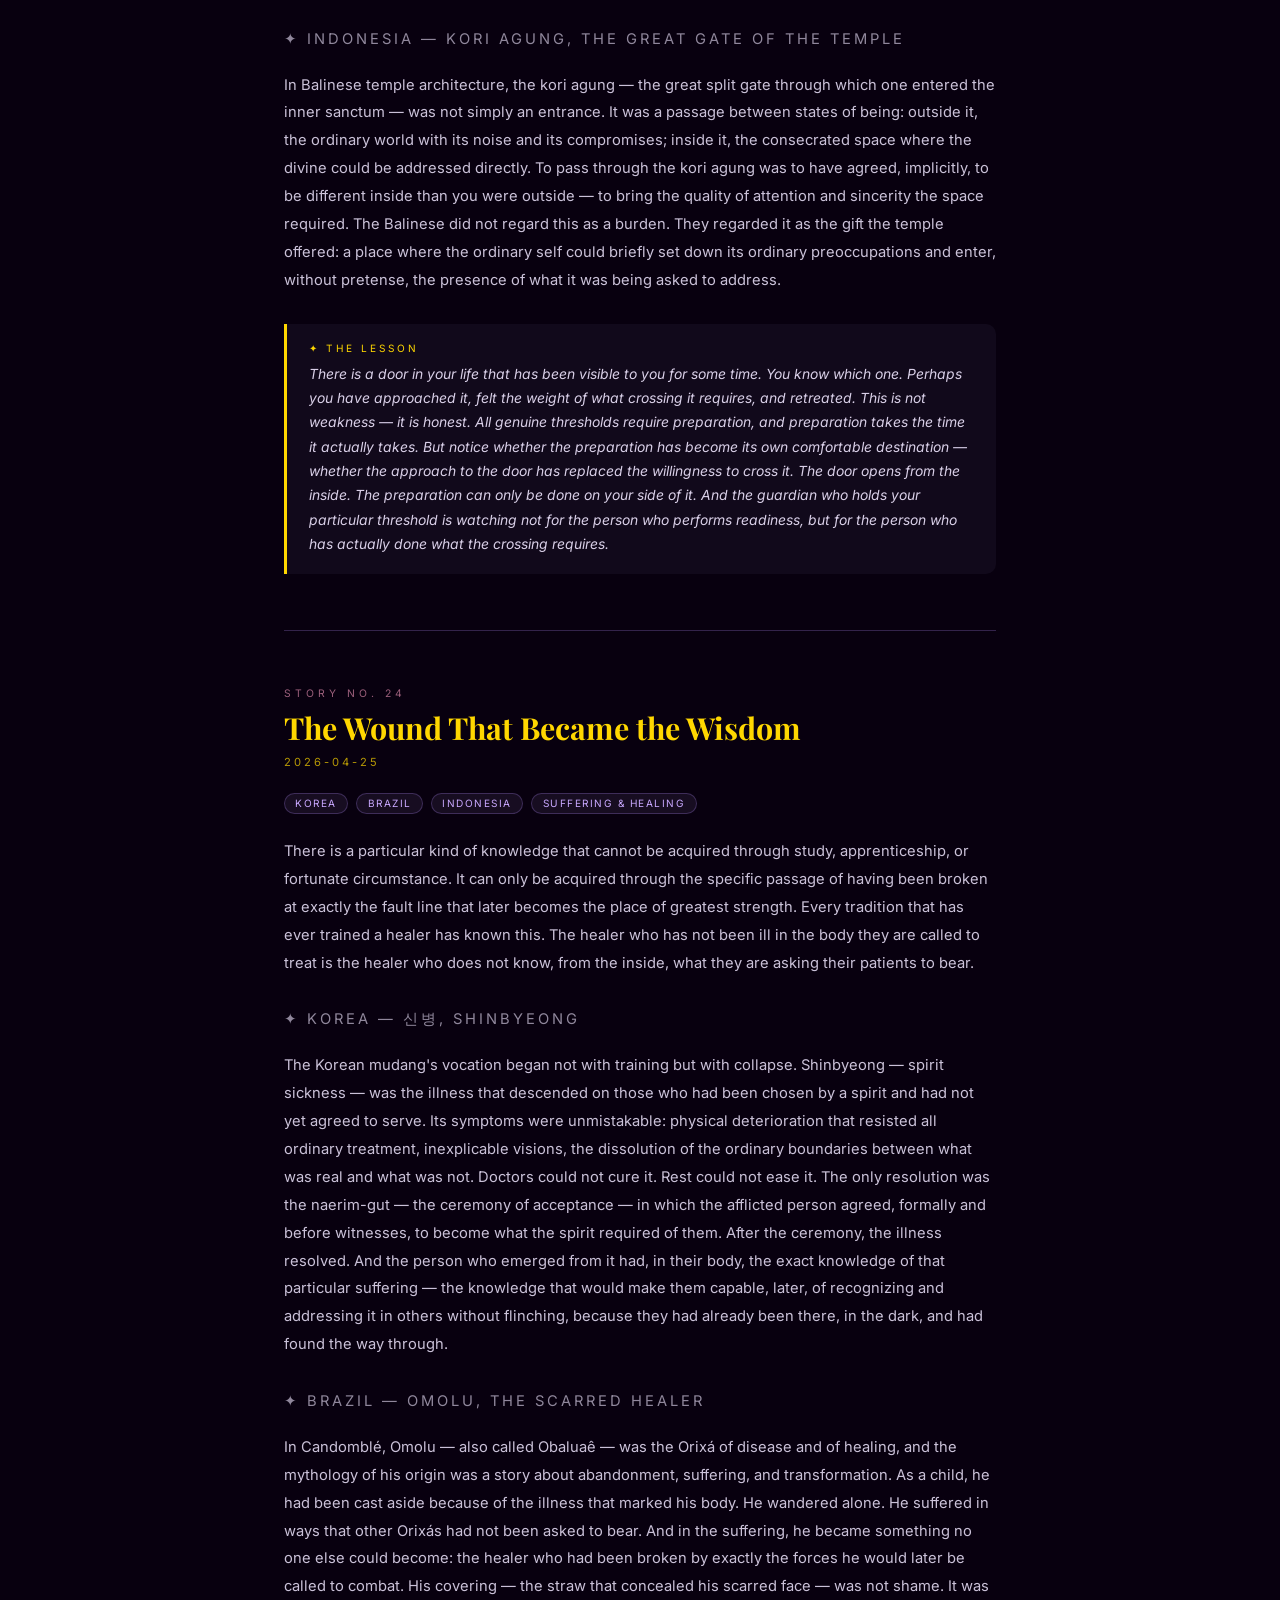
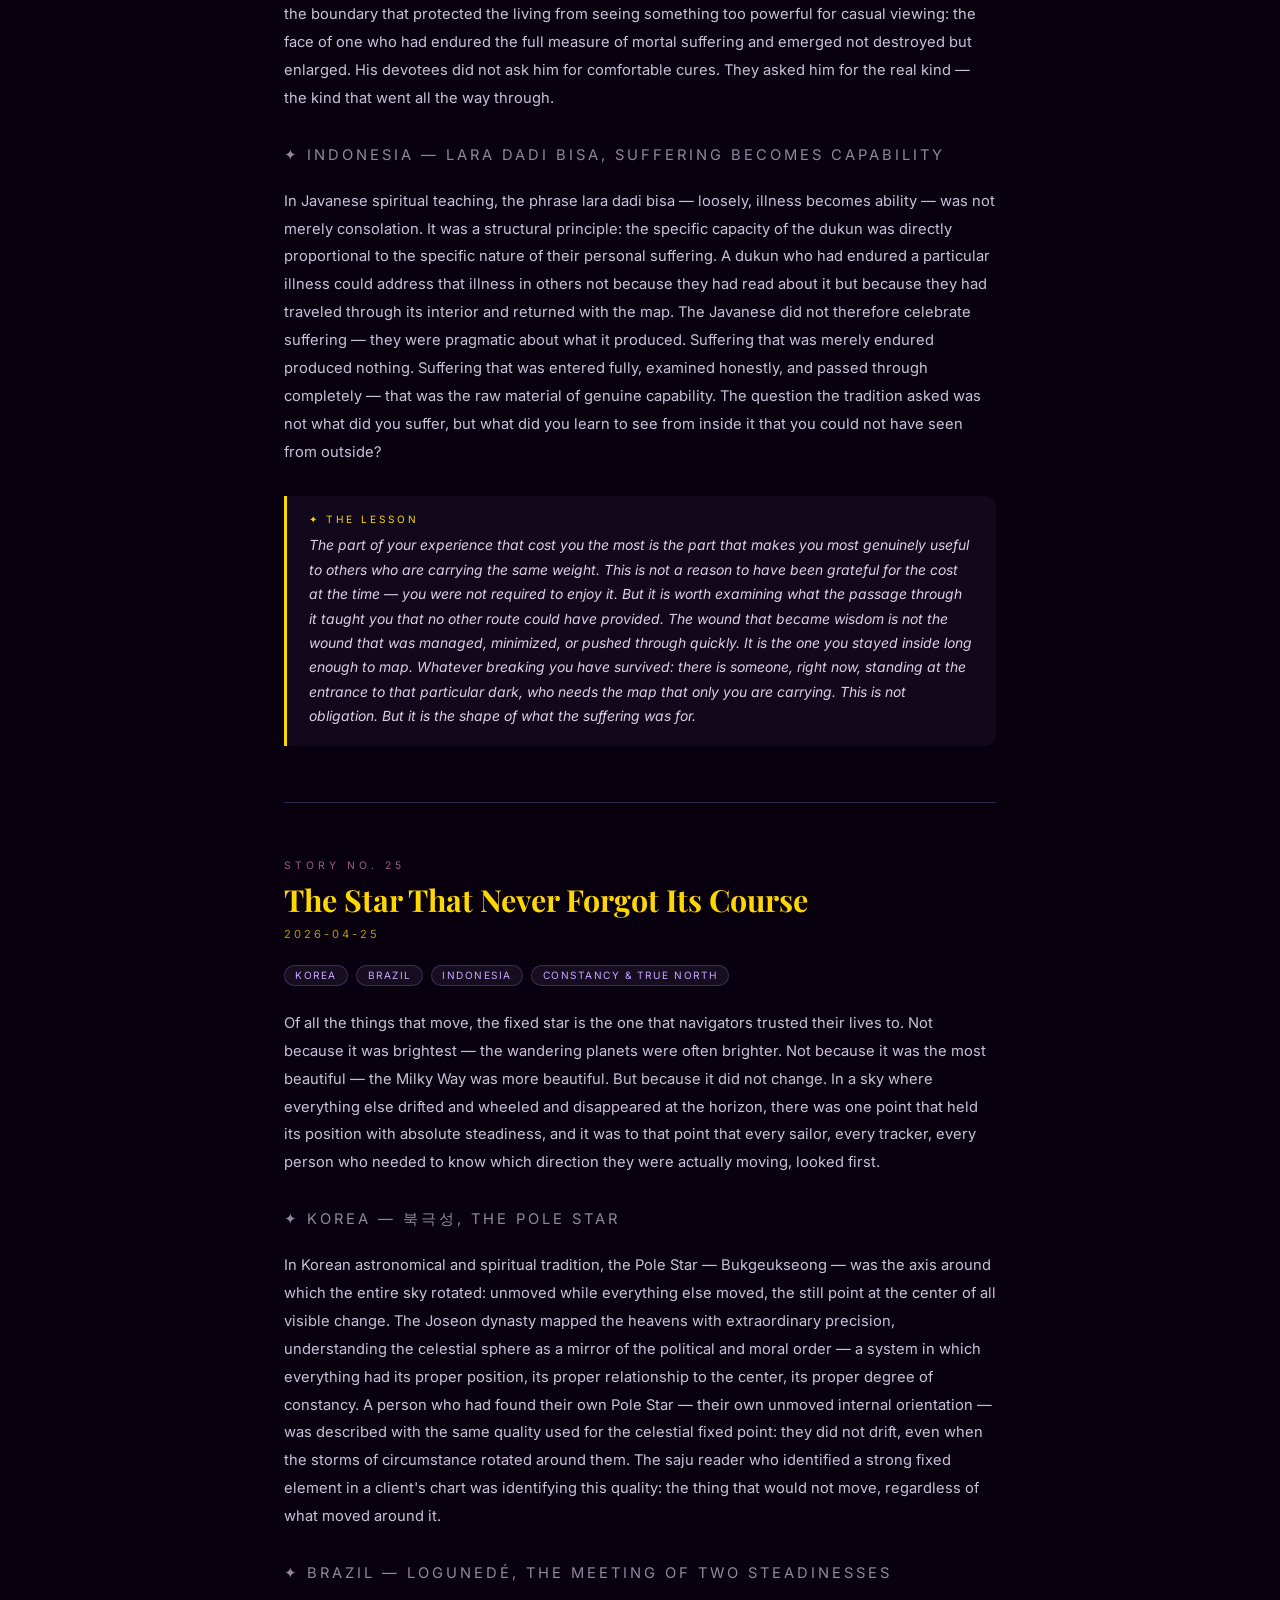
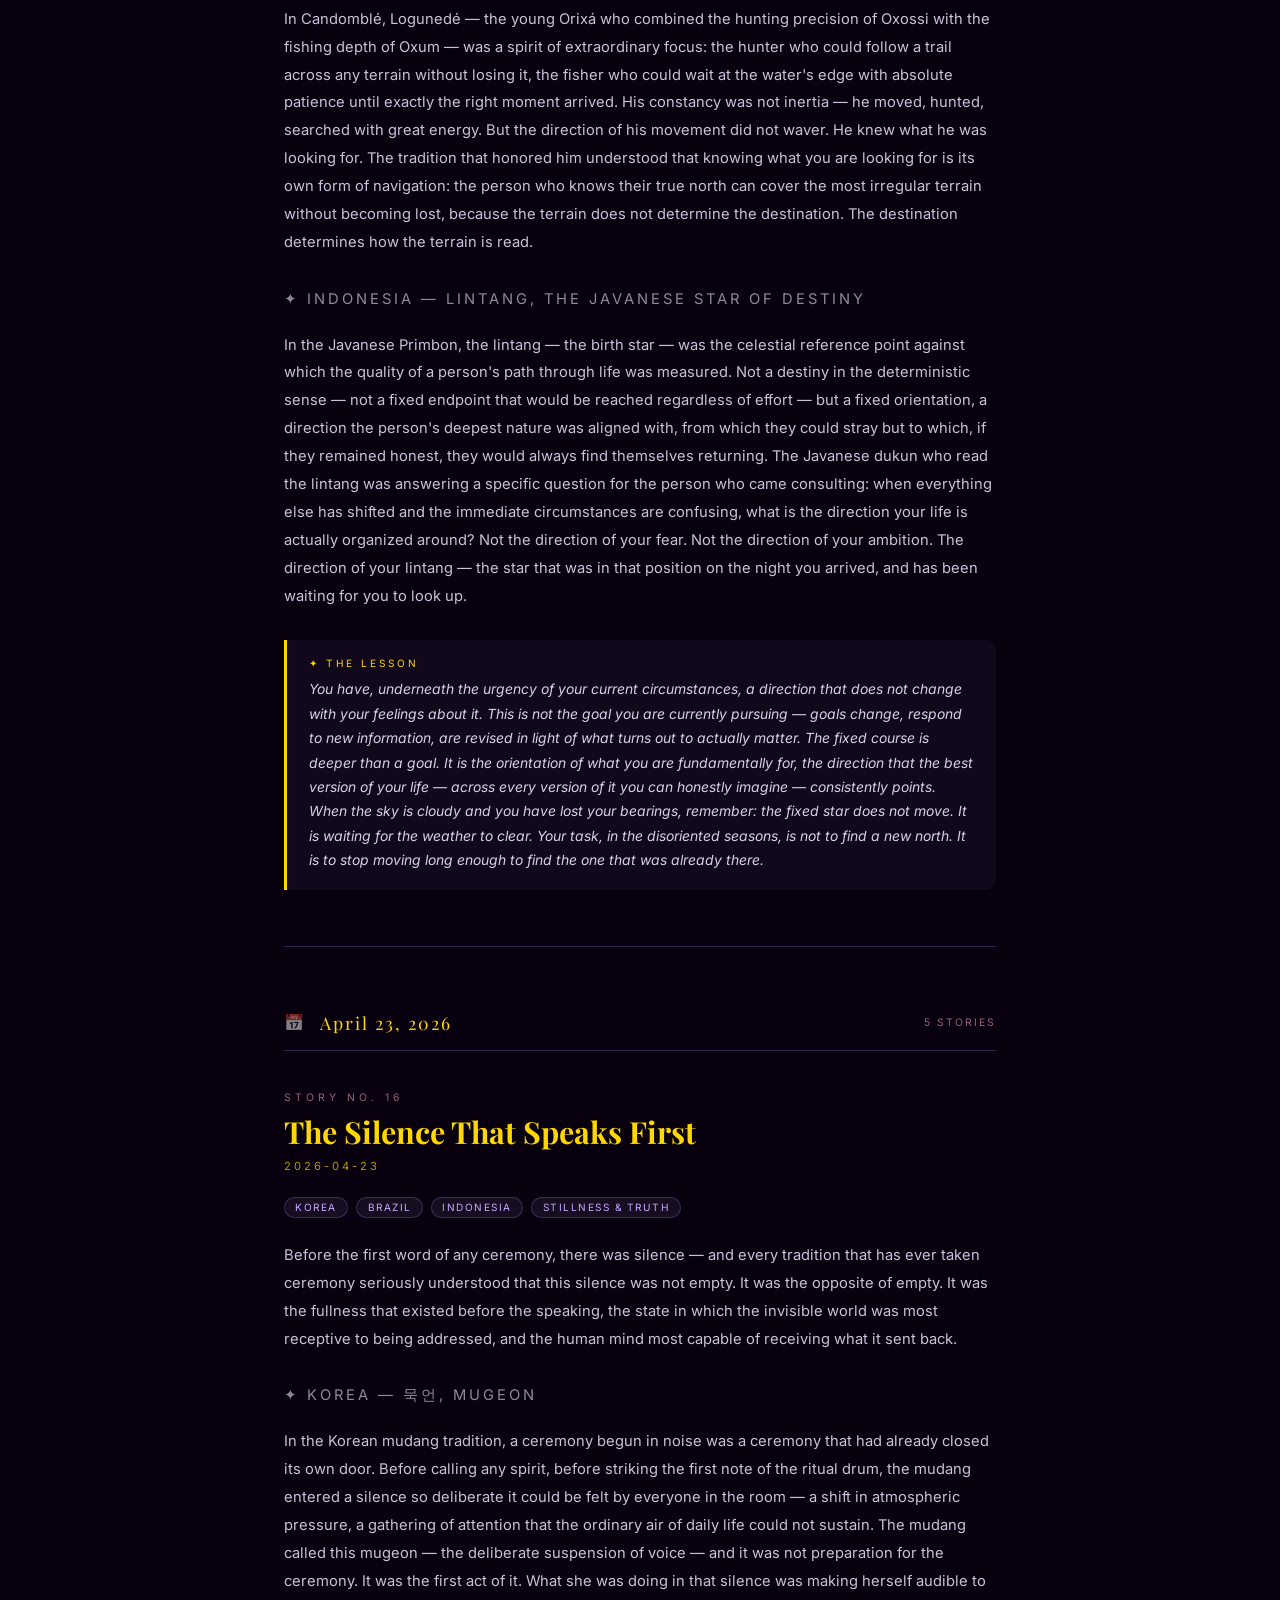
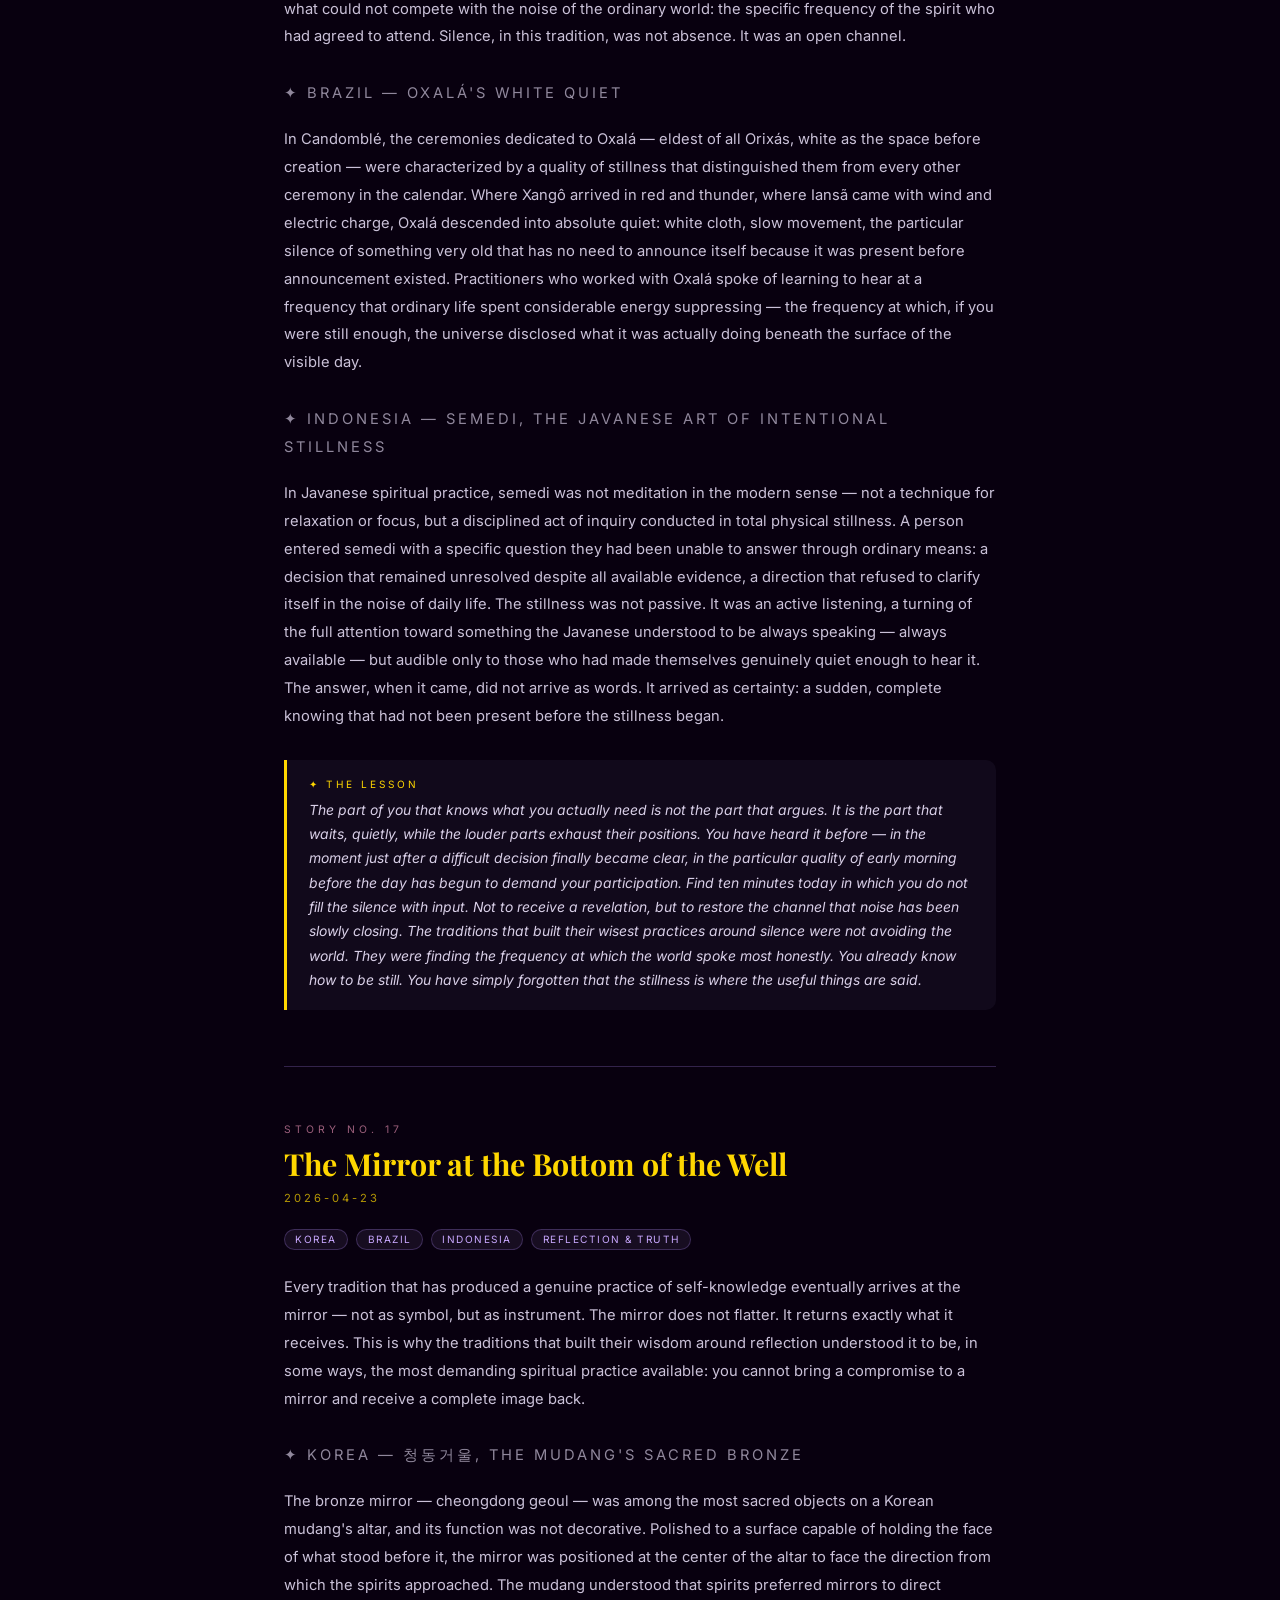
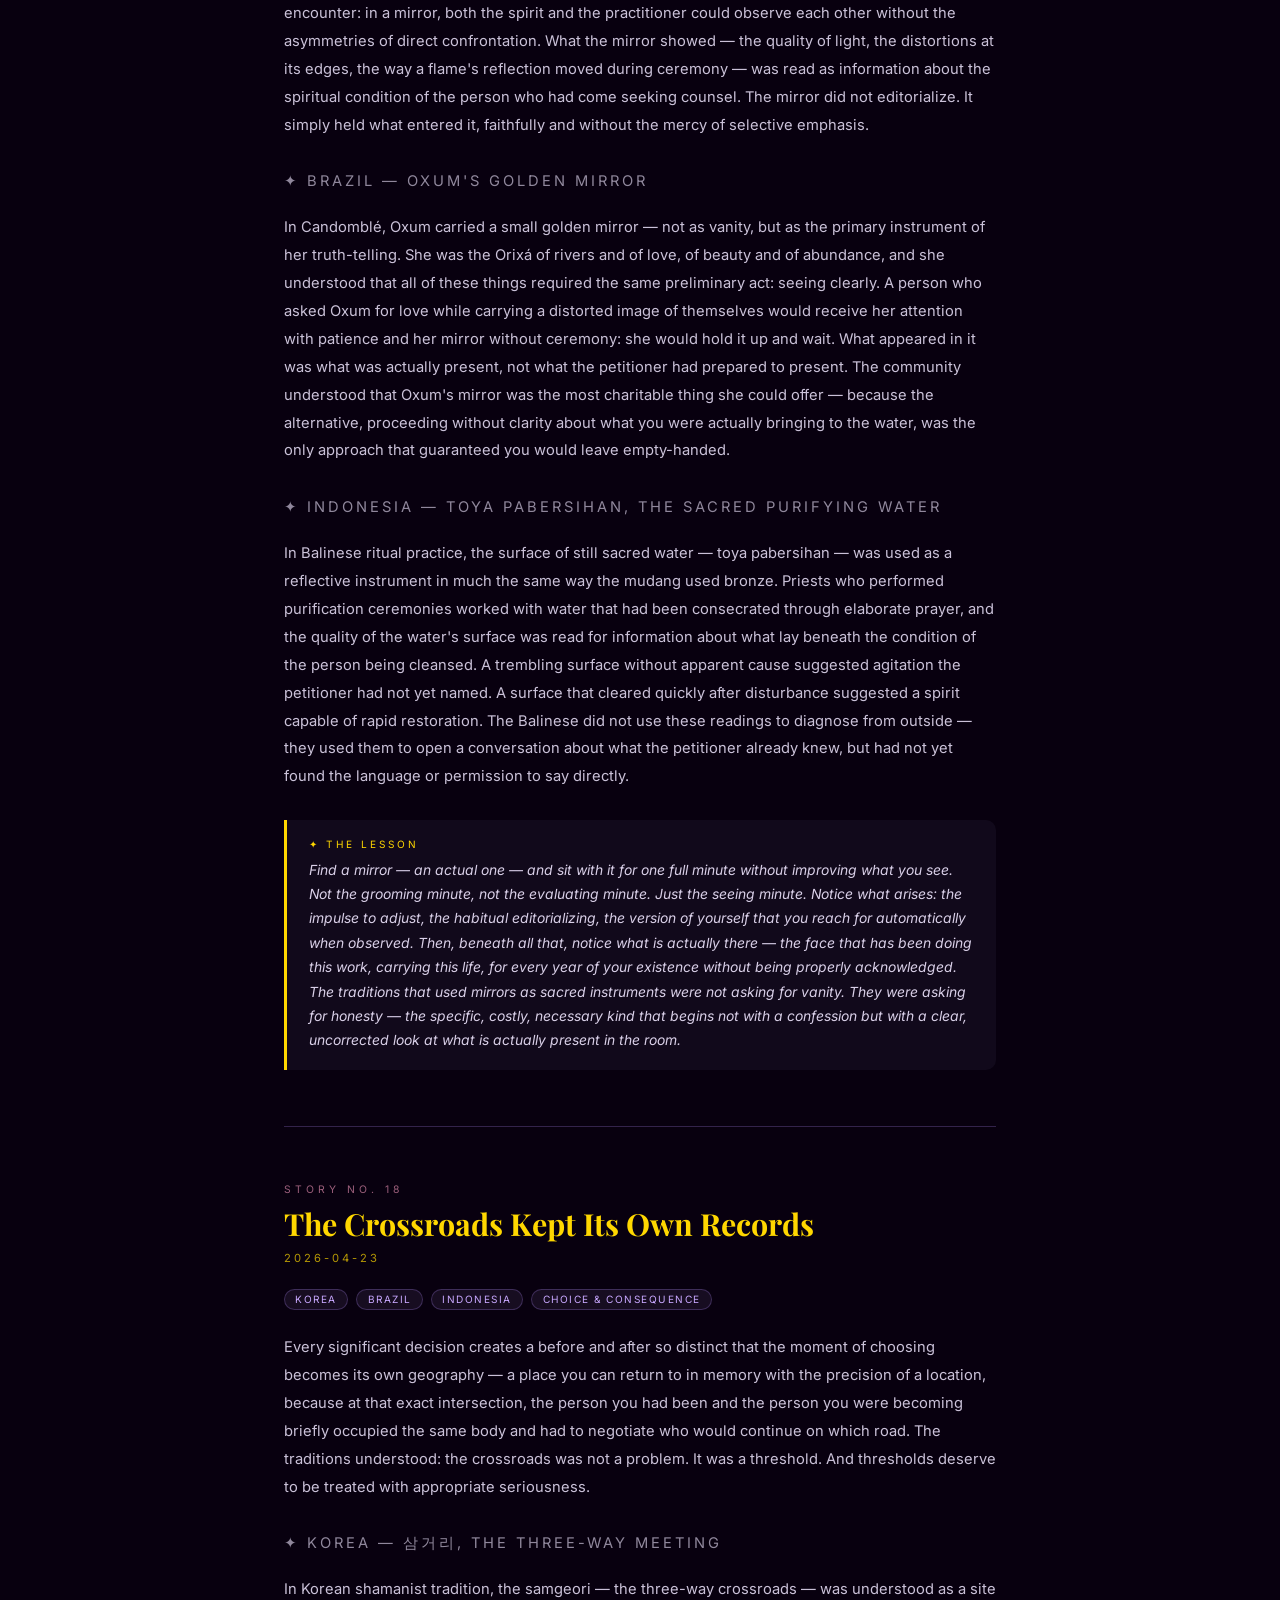
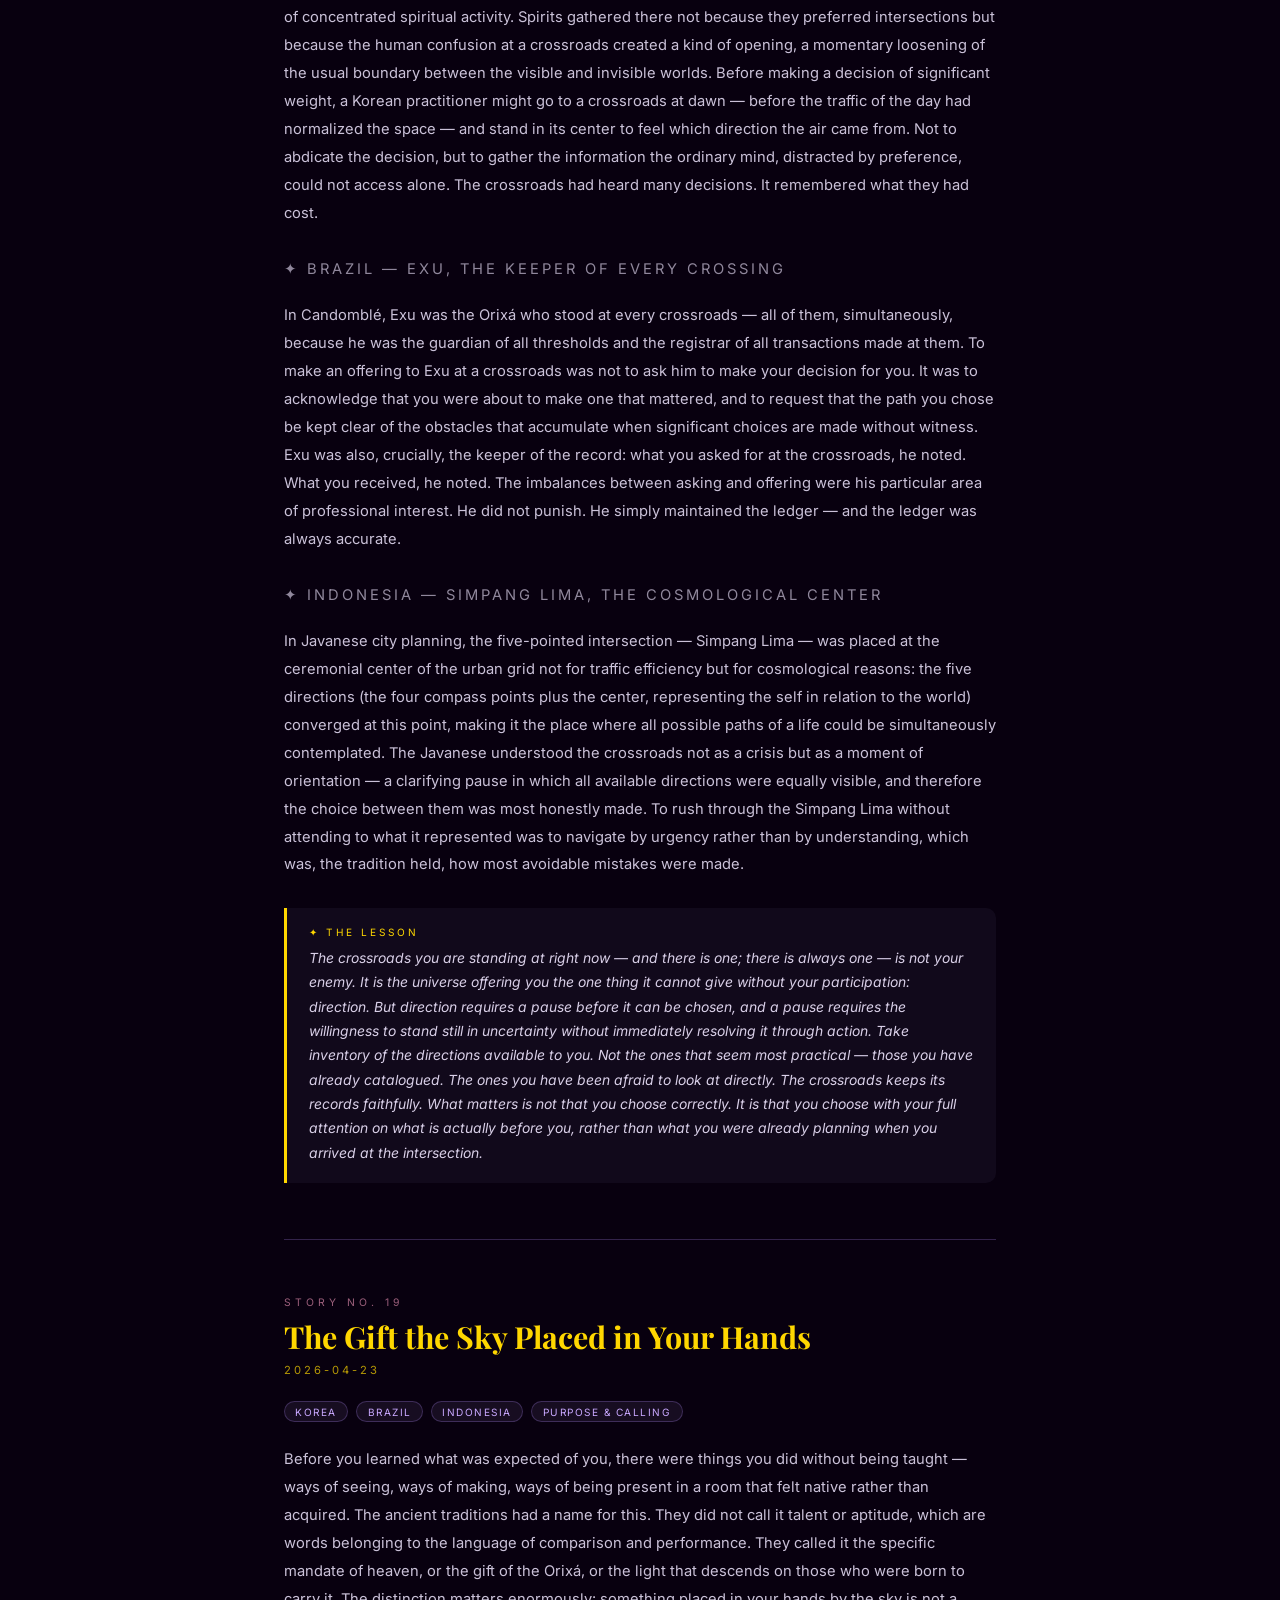
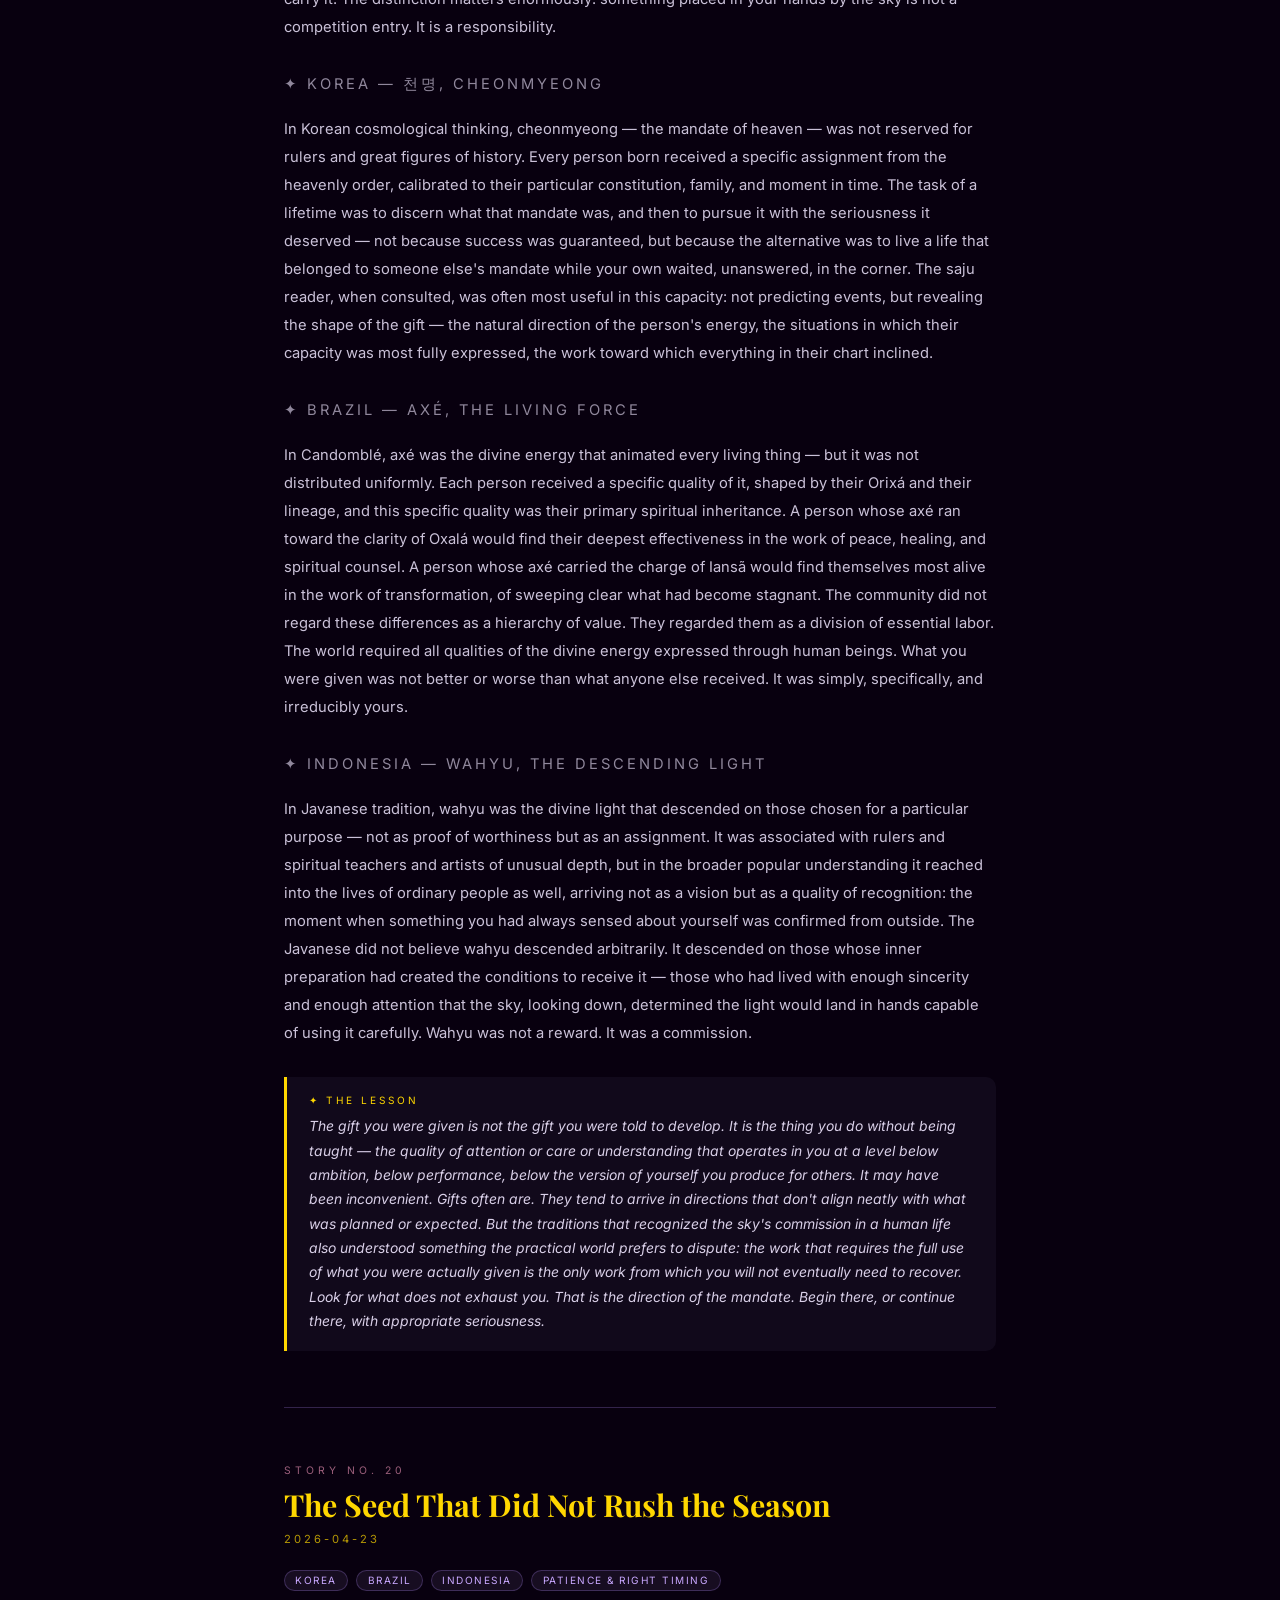
<file: blog-archive.html>
<!DOCTYPE html>
<html lang="en" data-theme="dark">
<head>
    <meta charset="UTF-8">
    <meta name="viewport" content="width=device-width, initial-scale=1.0">
    <link rel="icon" type="image/svg+xml" href="/favicon.svg">
    <link rel="shortcut icon" href="/favicon.svg">
    <title>Story Archive — The Oracle Blog</title>
    <script async src="https://pagead2.googlesyndication.com/pagead/js/adsbygoogle.js?client=ca-pub-8526543982783991" crossorigin="anonymous"></script>
    <meta name="description" content="Full archive of mystical fortune stories comparing Korean shamanism, Brazilian Candomblé, and Indonesian spiritual traditions.">
    <meta name="keywords" content="korean fortune, saju, candomblé, brazil fortune, indonesia dukun, k-fortune, spiritual blog, lucky symbols, fate, destiny">
    <link rel="canonical" href="https://linefortune.com/blog-archive.html">
    <meta name="robots" content="index, follow">

    <link rel="alternate" hreflang="en" href="https://linefortune.com/blog-archive.html">
    <link rel="alternate" hreflang="x-default" href="https://linefortune.com/blog-archive.html">

    <meta property="og:type" content="website">
    <meta property="og:url" content="https://linefortune.com/blog-archive.html">
    <meta property="og:title" content="Story Archive — The Oracle Blog">
    <meta property="og:description" content="Full archive of mystical fortune stories from Korea, Brazil, and Indonesia.">
    <meta property="og:image" content="https://linefortune.com/og-image.jpg">
    <meta property="og:locale" content="en_US">

    <meta name="twitter:card" content="summary_large_image">
    <meta name="twitter:title" content="Story Archive — The Oracle Blog">
    <meta name="twitter:description" content="Full archive of mystical fortune stories from Korea, Brazil, and Indonesia.">
    <meta name="twitter:image" content="https://linefortune.com/og-image.jpg">

    <!-- Google Analytics 4 -->
    <script async src="https://www.googletagmanager.com/gtag/js?id=G-QWZPZQQKXY"></script>
    <script>
        window.dataLayer = window.dataLayer || [];
        function gtag(){dataLayer.push(arguments);}
        gtag('js', new Date());
        gtag('config', 'G-QWZPZQQKXY', { page_title: 'THE ORACLE - Blog Archive', page_location: window.location.href });
    </script>

    <link rel="preconnect" href="https://fonts.googleapis.com">
    <link rel="preconnect" href="https://fonts.gstatic.com" crossorigin>
    <link href="https://fonts.googleapis.com/css2?family=Inter:wght@300;400;500;700&family=Playfair+Display:ital,wght@0,400;0,700;1,400&display=swap" rel="stylesheet">
    <link rel="stylesheet" href="style.css">
    <style>
        .blog-page { max-width: 760px; margin: 0 auto; padding: 2.5rem 1.5rem 6rem; position: relative; z-index: 1; }

        .blog-topnav { display: flex; align-items: center; justify-content: space-between; margin-bottom: 3rem; }
        .nav-btn {
            display: inline-flex; align-items: center; gap: 0.4rem;
            background: none; border: 1px solid var(--border-color);
            color: var(--accent-color); padding: 0.45rem 1.1rem;
            border-radius: 30px; font-size: 0.76rem; letter-spacing: 2px;
            text-transform: uppercase; text-decoration: none; transition: background 0.2s, color 0.2s;
        }
        .nav-btn:hover { background: var(--accent-color); color: #08000f; }

        .blog-hero { text-align: center; margin-bottom: 3.5rem; }
        .blog-hero .tag { font-size: 0.72rem; letter-spacing: 4px; text-transform: uppercase; color: var(--accent-pink); margin-bottom: 1rem; }
        .blog-hero h1 {
            font-family: var(--font-serif); font-size: clamp(1.8rem, 5vw, 2.8rem); line-height: 1.3;
            background: linear-gradient(135deg, var(--accent-color), var(--accent-pink));
            -webkit-background-clip: text; -webkit-text-fill-color: transparent; background-clip: text; margin-bottom: 0.8rem;
        }
        .blog-hero p { font-size: 0.9rem; opacity: 0.6; max-width: 500px; margin: 0 auto; }

        .section-label {
            display: flex; align-items: center; gap: 1rem;
            font-size: 0.68rem; letter-spacing: 4px; text-transform: uppercase;
            color: var(--accent-pink); margin-bottom: 2rem;
        }
        .section-label::after { content: ''; flex: 1; height: 1px; background: var(--border-color); }

        .date-group-header {
            display: flex; align-items: center; gap: 1rem;
            margin: 4rem 0 2.5rem;
            padding-bottom: 1rem;
            border-bottom: 1px solid var(--border-color);
        }
        .date-group-header .date-icon { font-size: 1rem; opacity: 0.5; }
        .date-group-header .date-text {
            font-family: var(--font-serif); font-size: 1.1rem;
            color: #FFD700; letter-spacing: 2px;
        }
        .date-group-header .date-count {
            font-size: 0.65rem; letter-spacing: 2px; color: var(--accent-pink);
            opacity: 0.6; text-transform: uppercase; margin-left: auto;
        }

        .post-divider { border: none; border-top: 1px solid var(--border-color); margin: 3.5rem 0; }

        .post-number { font-size: 0.65rem; letter-spacing: 4px; text-transform: uppercase; color: var(--accent-pink); opacity: 0.6; margin-bottom: 0.5rem; }
        .post-subtitle { font-family: var(--font-serif); font-size: clamp(1.3rem, 4vw, 1.9rem); line-height: 1.3; color: #FFD700; margin-bottom: 0.45rem; }
        .post-date { font-size: 0.7rem; letter-spacing: 3px; color: #FFD700; opacity: 0.7; margin-bottom: 1.5rem; }
        .post-tags { display: flex; gap: 0.5rem; flex-wrap: wrap; margin-bottom: 1.5rem; }
        .post-tag {
            font-size: 0.63rem; letter-spacing: 1.5px; text-transform: uppercase;
            background: rgba(201,168,255,0.08); border: 1px solid var(--border-color);
            color: var(--accent-color); padding: 0.22rem 0.65rem; border-radius: 20px;
        }
        .post-body p { font-size: 0.92rem; line-height: 1.9; color: rgba(240,230,255,0.84); margin-bottom: 1.1rem; }
        .culture-label { font-size: 0.7rem; letter-spacing: 3px; text-transform: uppercase; color: var(--accent-color); margin: 1.8rem 0 0.5rem; opacity: 0.7; }
        .lesson-box {
            background: rgba(201,168,255,0.05); border-left: 3px solid #FFD700;
            border-radius: 0 10px 10px 0; padding: 1.1rem 1.4rem; margin: 1.8rem 0;
        }
        .lesson-box .lesson-label { font-size: 0.63rem; letter-spacing: 3px; text-transform: uppercase; color: #FFD700; margin-bottom: 0.5rem; }
        .lesson-box p { font-size: 0.87rem; line-height: 1.75; color: rgba(240,230,255,0.9); margin: 0; font-style: italic; }

        .cta-box {
            background: linear-gradient(135deg, rgba(201,168,255,0.08), rgba(255,158,196,0.05));
            border: 1px solid var(--border-color); border-radius: 16px;
            padding: 2rem; text-align: center; margin-top: 4rem;
        }
        .cta-box p { font-size: 0.9rem; opacity: 0.75; margin-bottom: 1.2rem; }
        .cta-btn {
            display: inline-block; background: var(--accent-gold); color: #08000f;
            font-weight: 700; padding: 0.75rem 2rem; border-radius: 30px;
            text-decoration: none; font-size: 0.88rem; transition: opacity 0.2s; letter-spacing: 1px;
        }
        .cta-btn:hover { opacity: 0.85; }
    </style>
</head>
<body>
<div class="glow-orb glow-1"></div>
<div class="glow-orb glow-2"></div>

<div class="blog-page">

    <!-- Top Nav -->
    <nav class="blog-topnav">
        <a href="blog.html" class="nav-btn">← Latest Stories</a>
        <span style="font-size:0.68rem; letter-spacing:3px; color:var(--accent-pink); opacity:0.5; text-transform:uppercase;">✦ Archive ✦</span>
    </nav>

    <!-- Hero -->
    <div class="blog-hero">
        <div class="tag">✨ Fortune · Myth · Wisdom · Culture ✨</div>
        <h1>Story Archive</h1>
        <p>All past tales from the three worlds — Korea, Brazil, and Indonesia — collected in full.</p>
    </div>

    <!-- ══════════════════════════════════════
         2026-04-25
    ══════════════════════════════════════ -->
    <div id="date-2026-04-25" class="date-group-header">
        <span class="date-icon">📅</span>
        <span class="date-text">April 25, 2026</span>
        <span class="date-count">5 stories</span>
    </div>

    <!-- Post 21 -->
    <article class="blog-post" id="post-21">
        <div class="post-number">Story No. 21</div>
        <h2 class="post-subtitle">The Name That Changes What It Names</h2>
        <div class="post-date">2026-04-25</div>
        <div class="post-tags">
            <span class="post-tag">Korea</span><span class="post-tag">Brazil</span>
            <span class="post-tag">Indonesia</span><span class="post-tag">Identity &amp; Naming</span>
        </div>
        <div class="post-body">
            <p>The moment a name is given, something shifts — not just in the social world, where the name allows you to be called, but in the invisible world, where the name has joined the register of things that exist. The traditions that treated naming as a ceremony rather than an administrative act understood what linguists have since confirmed: a name is not merely a label. It is a declaration about what a thing is for.</p>
            <p class="culture-label">✦ Korea — 이름 &amp; 개명, Ireum and Gaemyeong</p>
            <p>In Korean tradition, the naming of a child was not entrusted to casual preference. A hanja specialist — a scholar of Chinese characters — was consulted, and the characters chosen for the name were selected for their elemental composition, balanced against the child's birth chart to supply what was deficient and soften what was excessive. A child born in a year of fire who needed earth might receive a name with earth characters — stability, mountain, ground. The name was not a wish for what the child might become. It was an act of adjustment, a deliberate shaping of the energetic conditions the child would inhabit. And if the life went wrong — persistent illness, relentless misfortune — a new name could be sought through gaemyeong, a formal change that re-tuned the person's frequency against the current of what was pulling them under. This was not superstition. It was precision.</p>
            <p class="culture-label">✦ Brazil — Receber o Nome do Santo</p>
            <p>In Candomblé, the initiation process that made a novice a full member of the religious community culminated in the receiving of a sacred name — the name by which the person's Orixá would be known in the terreiro. This was not a name you chose. It was given by the mãe de santo or pai de santo after consultation with the Orixá themselves, whose preference was sought through divination. The name was spoken for the first time in ceremony, surrounded by community and sound and the smoke of sacred herbs, and from that moment it was the name that mattered most: more than the civil name, more than the family name, because it was the name that described the person's truest spiritual identity. To know someone's Orixá name was to know something about them that their ordinary biography could not contain.</p>
            <p class="culture-label">✦ Indonesia — Pemberian Nama, the Javanese Naming Ceremony</p>
            <p>In Java, the naming ceremony — the selapanan, held forty-five days after birth — was a threshold event that integrated the new child into both the family and the cosmic order. A dukun or community elder was consulted; the name was selected for its sound, its meaning, and its alignment with the day and hour of the child's birth. Some names were considered too heavy for a child to carry — their meaning or their elemental composition too demanding for the early years — and would be set aside for adulthood. Others were given as shields: names that would deflect misfortune by announcing, in the language the invisible world could read, that this child was already spoken for by good intention. To change a name in adulthood was not taken lightly; it required that the community understand what had happened to make the original name no longer adequate.</p>
            <div class="lesson-box">
                <div class="lesson-label">✦ The Lesson</div>
                <p>The name you call yourself in private — the one you use in your own mind when you are being most honest about who you are — is more powerful than the one on your documents. Notice what you call yourself when you are failing. Notice what you call yourself when you succeed. These internal names shape the register of what you believe is possible for you more thoroughly than any external circumstance. The traditions that treated naming as ceremony were not being precious. They understood that to give a thing a name was to determine, in some irreducible way, what it was permitted to become. You are allowed to rename what is not serving you. But do so with the same seriousness the hanja scholar brought to a child's first naming: with honest knowledge of what is actually present, and clear intention about the direction of the change.</p>
            </div>
        </div>
    </article>

    <hr class="post-divider">

    <!-- Post 22 -->
    <article class="blog-post" id="post-22">
        <div class="post-number">Story No. 22</div>
        <h2 class="post-subtitle">The Rain That Chose Its Own Hour</h2>
        <div class="post-date">2026-04-25</div>
        <div class="post-tags">
            <span class="post-tag">Korea</span><span class="post-tag">Brazil</span>
            <span class="post-tag">Indonesia</span><span class="post-tag">Surrender &amp; Divine Timing</span>
        </div>
        <div class="post-body">
            <p>Rain arrives without asking permission. This is one of the few natural phenomena that imposes itself on human plans without apology, and the traditions that lived closest to agricultural reality — that knew what drought meant, what flood meant — developed the most nuanced relationships with it. Rain was not merely weather. It was the decision of something very large about something very particular: whether the field would live.</p>
            <p class="culture-label">✦ Korea — 기우제, the Rain Ceremony</p>
            <p>When the rains did not come, the Korean community did not simply wait. They gathered, and the mudang conducted the gi-uje — the rain ceremony — at the summit of a mountain or beside a dried riverbed, calling to the dragon spirits that controlled the water between the sky and the earth. This was not an entertainment or a performance of hope. It was a negotiation, conducted with the seriousness of a legal proceeding: the community presenting its case, explaining the need, making offerings proportional to the request. The mudang spoke on behalf of the people not as a petitioner begging a favor but as a representative asserting a relationship. The dragon kings were not cruel. They were attentive to whether the human community had maintained its side of the arrangement — whether the rivers had been honored, whether the wells had been thanked, whether the rain that had fallen previously had been received with appropriate gratitude or taken entirely for granted.</p>
            <p class="culture-label">✦ Brazil — Oxumaré, the Rainbow Serpent Between Worlds</p>
            <p>In Candomblé, rain was the domain of Oxumaré — the rainbow serpent who moved between the earth and the sky, carrying the water up from the ground into the clouds and returning it as rain, maintaining the great cycle without which the earth would eventually exhaust itself. Oxumaré was not male or female but both, in alternating seasons — a spirit that embodied the principle of necessary alternation, of things that must change in order to continue. To honor Oxumaré was to honor the cycle itself: to accept that what had been given would also, in time, be taken away; that drought followed flood and flood followed drought; that the serpent's movement between earth and sky was not capricious but structural. The community that honored Oxumaré was the community that had learned to trust the rhythm even in the dry season, because they understood that the rain that came after drought always knew exactly how much was needed.</p>
            <p class="culture-label">✦ Indonesia — Hujan Berkah, the Rain of Blessing</p>
            <p>In Javanese tradition, rain that fell during a wedding ceremony was not an inconvenience. It was a blessing from Dewi Sri, the rice goddess, who was pouring her abundance directly onto the beginning of the new household. Rain on planting day was welcomed with open arms because the sky was participating in the work. But rain on a day of significant ceremony also required acknowledgment: the Javanese farmer who ignored the pattern of the rains — who planted against the season's signal, who traveled in weather that the sky was clearly asking everyone to pause in — was regarded as someone who had stopped listening to the conversation. The Javanese word for a person who moved in harmony with the natural world's rhythms was alus — refined, sensitive, polished — and the refinement it described was precisely this: the ability to read what the sky was doing and respond with intelligence rather than insistence.</p>
            <div class="lesson-box">
                <div class="lesson-label">✦ The Lesson</div>
                <p>There is weather in your life right now — conditions you did not choose and cannot easily change. The rain is falling or it is not, and your plans have been adjusted accordingly. The traditions that built their wisdom around agriculture were not teaching resignation. They were teaching the specific skill of reading the season accurately and working with what is actually present rather than what was planned. The farmer who forces the wrong crop into the wrong season does not produce the crop faster. He exhausts the soil and loses the season entirely. What are the conditions you are currently trying to override? What would it look like, specifically, to plant what this particular weather can actually support?</p>
            </div>
        </div>
    </article>

    <hr class="post-divider">

    <!-- Post 23 -->
    <article class="blog-post" id="post-23">
        <div class="post-number">Story No. 23</div>
        <h2 class="post-subtitle">The Door That Opens from the Inside</h2>
        <div class="post-date">2026-04-25</div>
        <div class="post-tags">
            <span class="post-tag">Korea</span><span class="post-tag">Brazil</span>
            <span class="post-tag">Indonesia</span><span class="post-tag">Threshold &amp; Transformation</span>
        </div>
        <div class="post-body">
            <p>Every genuine transformation in a human life has the same structural feature: it cannot be accomplished from the outside. Another person may show you the door. A ceremony may clear the threshold. A moment of grace may swing it open. But the step across is always taken from the inside — by the person who, having prepared themselves and waited long enough, finally decides to move.</p>
            <p class="culture-label">✦ Korea — 문턱, the Sacred Threshold</p>
            <p>In Korean folk tradition, the threshold of a house — the muntheok — was not merely a piece of wood. It was a boundary between the protected and the unprotected world, and it was treated with proportional seriousness. Stepping on the threshold was considered reckless: it destabilized the boundary between what was inside (safe, familiar, tended) and what was outside (unpredictable, potentially inhabited by things that had not been invited). Brides were carried across thresholds, not as romantic theater but as practical management of the transition — this person is crossing from one life into another, and the crossing should be clean. Before a journey, the household threshold received a small offering. Coming home safely was an event the threshold had participated in, and it was thanked accordingly. The Korean understanding was precise: the boundary is alive. Treat it as such.</p>
            <p class="culture-label">✦ Brazil — Ogun's Iron Gate</p>
            <p>In Candomblé, Ogun — lord of iron, of roads, of labor, of the tools that built everything — was also the guardian of the gate between the human and the divine. His iron implements stood at the entrance of the terreiro, and no ceremony could begin without first addressing him, because every ceremony was a crossing — from the ordinary world into the consecrated one — and Ogun's gate was the threshold. He was not easily appeased and not given to ceremony for its own sake. What he required was sincerity and readiness: not the performance of readiness, but actual preparation. A practitioner who came to Ogun's gate without having done the work he demanded would find the gate immovable. A practitioner who arrived having genuinely prepared — having dealt honestly with what needed dealing with — would find the iron moving at a word.</p>
            <p class="culture-label">✦ Indonesia — Kori Agung, the Great Gate of the Temple</p>
            <p>In Balinese temple architecture, the kori agung — the great split gate through which one entered the inner sanctum — was not simply an entrance. It was a passage between states of being: outside it, the ordinary world with its noise and its compromises; inside it, the consecrated space where the divine could be addressed directly. To pass through the kori agung was to have agreed, implicitly, to be different inside than you were outside — to bring the quality of attention and sincerity the space required. The Balinese did not regard this as a burden. They regarded it as the gift the temple offered: a place where the ordinary self could briefly set down its ordinary preoccupations and enter, without pretense, the presence of what it was being asked to address.</p>
            <div class="lesson-box">
                <div class="lesson-label">✦ The Lesson</div>
                <p>There is a door in your life that has been visible to you for some time. You know which one. Perhaps you have approached it, felt the weight of what crossing it requires, and retreated. This is not weakness — it is honest. All genuine thresholds require preparation, and preparation takes the time it actually takes. But notice whether the preparation has become its own comfortable destination — whether the approach to the door has replaced the willingness to cross it. The door opens from the inside. The preparation can only be done on your side of it. And the guardian who holds your particular threshold is watching not for the person who performs readiness, but for the person who has actually done what the crossing requires.</p>
            </div>
        </div>
    </article>

    <hr class="post-divider">

    <!-- Post 24 -->
    <article class="blog-post" id="post-24">
        <div class="post-number">Story No. 24</div>
        <h2 class="post-subtitle">The Wound That Became the Wisdom</h2>
        <div class="post-date">2026-04-25</div>
        <div class="post-tags">
            <span class="post-tag">Korea</span><span class="post-tag">Brazil</span>
            <span class="post-tag">Indonesia</span><span class="post-tag">Suffering &amp; Healing</span>
        </div>
        <div class="post-body">
            <p>There is a particular kind of knowledge that cannot be acquired through study, apprenticeship, or fortunate circumstance. It can only be acquired through the specific passage of having been broken at exactly the fault line that later becomes the place of greatest strength. Every tradition that has ever trained a healer has known this. The healer who has not been ill in the body they are called to treat is the healer who does not know, from the inside, what they are asking their patients to bear.</p>
            <p class="culture-label">✦ Korea — 신병, Shinbyeong</p>
            <p>The Korean mudang's vocation began not with training but with collapse. Shinbyeong — spirit sickness — was the illness that descended on those who had been chosen by a spirit and had not yet agreed to serve. Its symptoms were unmistakable: physical deterioration that resisted all ordinary treatment, inexplicable visions, the dissolution of the ordinary boundaries between what was real and what was not. Doctors could not cure it. Rest could not ease it. The only resolution was the naerim-gut — the ceremony of acceptance — in which the afflicted person agreed, formally and before witnesses, to become what the spirit required of them. After the ceremony, the illness resolved. And the person who emerged from it had, in their body, the exact knowledge of that particular suffering — the knowledge that would make them capable, later, of recognizing and addressing it in others without flinching, because they had already been there, in the dark, and had found the way through.</p>
            <p class="culture-label">✦ Brazil — Omolu, the Scarred Healer</p>
            <p>In Candomblé, Omolu — also called Obaluaê — was the Orixá of disease and of healing, and the mythology of his origin was a story about abandonment, suffering, and transformation. As a child, he had been cast aside because of the illness that marked his body. He wandered alone. He suffered in ways that other Orixás had not been asked to bear. And in the suffering, he became something no one else could become: the healer who had been broken by exactly the forces he would later be called to combat. His covering — the straw that concealed his scarred face — was not shame. It was the boundary that protected the living from seeing something too powerful for casual viewing: the face of one who had endured the full measure of mortal suffering and emerged not destroyed but enlarged. His devotees did not ask him for comfortable cures. They asked him for the real kind — the kind that went all the way through.</p>
            <p class="culture-label">✦ Indonesia — Lara Dadi Bisa, Suffering Becomes Capability</p>
            <p>In Javanese spiritual teaching, the phrase lara dadi bisa — loosely, illness becomes ability — was not merely consolation. It was a structural principle: the specific capacity of the dukun was directly proportional to the specific nature of their personal suffering. A dukun who had endured a particular illness could address that illness in others not because they had read about it but because they had traveled through its interior and returned with the map. The Javanese did not therefore celebrate suffering — they were pragmatic about what it produced. Suffering that was merely endured produced nothing. Suffering that was entered fully, examined honestly, and passed through completely — that was the raw material of genuine capability. The question the tradition asked was not what did you suffer, but what did you learn to see from inside it that you could not have seen from outside?</p>
            <div class="lesson-box">
                <div class="lesson-label">✦ The Lesson</div>
                <p>The part of your experience that cost you the most is the part that makes you most genuinely useful to others who are carrying the same weight. This is not a reason to have been grateful for the cost at the time — you were not required to enjoy it. But it is worth examining what the passage through it taught you that no other route could have provided. The wound that became wisdom is not the wound that was managed, minimized, or pushed through quickly. It is the one you stayed inside long enough to map. Whatever breaking you have survived: there is someone, right now, standing at the entrance to that particular dark, who needs the map that only you are carrying. This is not obligation. But it is the shape of what the suffering was for.</p>
            </div>
        </div>
    </article>

    <hr class="post-divider">

    <!-- Post 25 -->
    <article class="blog-post" id="post-25">
        <div class="post-number">Story No. 25</div>
        <h2 class="post-subtitle">The Star That Never Forgot Its Course</h2>
        <div class="post-date">2026-04-25</div>
        <div class="post-tags">
            <span class="post-tag">Korea</span><span class="post-tag">Brazil</span>
            <span class="post-tag">Indonesia</span><span class="post-tag">Constancy &amp; True North</span>
        </div>
        <div class="post-body">
            <p>Of all the things that move, the fixed star is the one that navigators trusted their lives to. Not because it was brightest — the wandering planets were often brighter. Not because it was the most beautiful — the Milky Way was more beautiful. But because it did not change. In a sky where everything else drifted and wheeled and disappeared at the horizon, there was one point that held its position with absolute steadiness, and it was to that point that every sailor, every tracker, every person who needed to know which direction they were actually moving, looked first.</p>
            <p class="culture-label">✦ Korea — 북극성, the Pole Star</p>
            <p>In Korean astronomical and spiritual tradition, the Pole Star — Bukgeukseong — was the axis around which the entire sky rotated: unmoved while everything else moved, the still point at the center of all visible change. The Joseon dynasty mapped the heavens with extraordinary precision, understanding the celestial sphere as a mirror of the political and moral order — a system in which everything had its proper position, its proper relationship to the center, its proper degree of constancy. A person who had found their own Pole Star — their own unmoved internal orientation — was described with the same quality used for the celestial fixed point: they did not drift, even when the storms of circumstance rotated around them. The saju reader who identified a strong fixed element in a client's chart was identifying this quality: the thing that would not move, regardless of what moved around it.</p>
            <p class="culture-label">✦ Brazil — Logunedé, the Meeting of Two Steadinesses</p>
            <p>In Candomblé, Logunedé — the young Orixá who combined the hunting precision of Oxossi with the fishing depth of Oxum — was a spirit of extraordinary focus: the hunter who could follow a trail across any terrain without losing it, the fisher who could wait at the water's edge with absolute patience until exactly the right moment arrived. His constancy was not inertia — he moved, hunted, searched with great energy. But the direction of his movement did not waver. He knew what he was looking for. The tradition that honored him understood that knowing what you are looking for is its own form of navigation: the person who knows their true north can cover the most irregular terrain without becoming lost, because the terrain does not determine the destination. The destination determines how the terrain is read.</p>
            <p class="culture-label">✦ Indonesia — Lintang, the Javanese Star of Destiny</p>
            <p>In the Javanese Primbon, the lintang — the birth star — was the celestial reference point against which the quality of a person's path through life was measured. Not a destiny in the deterministic sense — not a fixed endpoint that would be reached regardless of effort — but a fixed orientation, a direction the person's deepest nature was aligned with, from which they could stray but to which, if they remained honest, they would always find themselves returning. The Javanese dukun who read the lintang was answering a specific question for the person who came consulting: when everything else has shifted and the immediate circumstances are confusing, what is the direction your life is actually organized around? Not the direction of your fear. Not the direction of your ambition. The direction of your lintang — the star that was in that position on the night you arrived, and has been waiting for you to look up.</p>
            <div class="lesson-box">
                <div class="lesson-label">✦ The Lesson</div>
                <p>You have, underneath the urgency of your current circumstances, a direction that does not change with your feelings about it. This is not the goal you are currently pursuing — goals change, respond to new information, are revised in light of what turns out to actually matter. The fixed course is deeper than a goal. It is the orientation of what you are fundamentally for, the direction that the best version of your life — across every version of it you can honestly imagine — consistently points. When the sky is cloudy and you have lost your bearings, remember: the fixed star does not move. It is waiting for the weather to clear. Your task, in the disoriented seasons, is not to find a new north. It is to stop moving long enough to find the one that was already there.</p>
            </div>
        </div>
    </article>

    <hr class="post-divider">

    <!-- ══════════════════════════════════════
         2026-04-23
    ══════════════════════════════════════ -->
    <div id="date-2026-04-23" class="date-group-header">
        <span class="date-icon">📅</span>
        <span class="date-text">April 23, 2026</span>
        <span class="date-count">5 stories</span>
    </div>

    <!-- Post 16 -->
    <article class="blog-post" id="post-16">
        <div class="post-number">Story No. 16</div>
        <h2 class="post-subtitle">The Silence That Speaks First</h2>
        <div class="post-date">2026-04-23</div>
        <div class="post-tags">
            <span class="post-tag">Korea</span><span class="post-tag">Brazil</span>
            <span class="post-tag">Indonesia</span><span class="post-tag">Stillness &amp; Truth</span>
        </div>
        <div class="post-body">
            <p>Before the first word of any ceremony, there was silence — and every tradition that has ever taken ceremony seriously understood that this silence was not empty. It was the opposite of empty. It was the fullness that existed before the speaking, the state in which the invisible world was most receptive to being addressed, and the human mind most capable of receiving what it sent back.</p>
            <p class="culture-label">✦ Korea — 묵언, Mugeon</p>
            <p>In the Korean mudang tradition, a ceremony begun in noise was a ceremony that had already closed its own door. Before calling any spirit, before striking the first note of the ritual drum, the mudang entered a silence so deliberate it could be felt by everyone in the room — a shift in atmospheric pressure, a gathering of attention that the ordinary air of daily life could not sustain. The mudang called this mugeon — the deliberate suspension of voice — and it was not preparation for the ceremony. It was the first act of it. What she was doing in that silence was making herself audible to what could not compete with the noise of the ordinary world: the specific frequency of the spirit who had agreed to attend. Silence, in this tradition, was not absence. It was an open channel.</p>
            <p class="culture-label">✦ Brazil — Oxalá's White Quiet</p>
            <p>In Candomblé, the ceremonies dedicated to Oxalá — eldest of all Orixás, white as the space before creation — were characterized by a quality of stillness that distinguished them from every other ceremony in the calendar. Where Xangô arrived in red and thunder, where Iansã came with wind and electric charge, Oxalá descended into absolute quiet: white cloth, slow movement, the particular silence of something very old that has no need to announce itself because it was present before announcement existed. Practitioners who worked with Oxalá spoke of learning to hear at a frequency that ordinary life spent considerable energy suppressing — the frequency at which, if you were still enough, the universe disclosed what it was actually doing beneath the surface of the visible day.</p>
            <p class="culture-label">✦ Indonesia — Semedi, the Javanese Art of Intentional Stillness</p>
            <p>In Javanese spiritual practice, semedi was not meditation in the modern sense — not a technique for relaxation or focus, but a disciplined act of inquiry conducted in total physical stillness. A person entered semedi with a specific question they had been unable to answer through ordinary means: a decision that remained unresolved despite all available evidence, a direction that refused to clarify itself in the noise of daily life. The stillness was not passive. It was an active listening, a turning of the full attention toward something the Javanese understood to be always speaking — always available — but audible only to those who had made themselves genuinely quiet enough to hear it. The answer, when it came, did not arrive as words. It arrived as certainty: a sudden, complete knowing that had not been present before the stillness began.</p>
            <div class="lesson-box">
                <div class="lesson-label">✦ The Lesson</div>
                <p>The part of you that knows what you actually need is not the part that argues. It is the part that waits, quietly, while the louder parts exhaust their positions. You have heard it before — in the moment just after a difficult decision finally became clear, in the particular quality of early morning before the day has begun to demand your participation. Find ten minutes today in which you do not fill the silence with input. Not to receive a revelation, but to restore the channel that noise has been slowly closing. The traditions that built their wisest practices around silence were not avoiding the world. They were finding the frequency at which the world spoke most honestly. You already know how to be still. You have simply forgotten that the stillness is where the useful things are said.</p>
            </div>
        </div>
    </article>

    <hr class="post-divider">

    <!-- Post 17 -->
    <article class="blog-post" id="post-17">
        <div class="post-number">Story No. 17</div>
        <h2 class="post-subtitle">The Mirror at the Bottom of the Well</h2>
        <div class="post-date">2026-04-23</div>
        <div class="post-tags">
            <span class="post-tag">Korea</span><span class="post-tag">Brazil</span>
            <span class="post-tag">Indonesia</span><span class="post-tag">Reflection &amp; Truth</span>
        </div>
        <div class="post-body">
            <p>Every tradition that has produced a genuine practice of self-knowledge eventually arrives at the mirror — not as symbol, but as instrument. The mirror does not flatter. It returns exactly what it receives. This is why the traditions that built their wisdom around reflection understood it to be, in some ways, the most demanding spiritual practice available: you cannot bring a compromise to a mirror and receive a complete image back.</p>
            <p class="culture-label">✦ Korea — 청동거울, the Mudang's Sacred Bronze</p>
            <p>The bronze mirror — cheongdong geoul — was among the most sacred objects on a Korean mudang's altar, and its function was not decorative. Polished to a surface capable of holding the face of what stood before it, the mirror was positioned at the center of the altar to face the direction from which the spirits approached. The mudang understood that spirits preferred mirrors to direct encounter: in a mirror, both the spirit and the practitioner could observe each other without the asymmetries of direct confrontation. What the mirror showed — the quality of light, the distortions at its edges, the way a flame's reflection moved during ceremony — was read as information about the spiritual condition of the person who had come seeking counsel. The mirror did not editorialize. It simply held what entered it, faithfully and without the mercy of selective emphasis.</p>
            <p class="culture-label">✦ Brazil — Oxum's Golden Mirror</p>
            <p>In Candomblé, Oxum carried a small golden mirror — not as vanity, but as the primary instrument of her truth-telling. She was the Orixá of rivers and of love, of beauty and of abundance, and she understood that all of these things required the same preliminary act: seeing clearly. A person who asked Oxum for love while carrying a distorted image of themselves would receive her attention with patience and her mirror without ceremony: she would hold it up and wait. What appeared in it was what was actually present, not what the petitioner had prepared to present. The community understood that Oxum's mirror was the most charitable thing she could offer — because the alternative, proceeding without clarity about what you were actually bringing to the water, was the only approach that guaranteed you would leave empty-handed.</p>
            <p class="culture-label">✦ Indonesia — Toya Pabersihan, the Sacred Purifying Water</p>
            <p>In Balinese ritual practice, the surface of still sacred water — toya pabersihan — was used as a reflective instrument in much the same way the mudang used bronze. Priests who performed purification ceremonies worked with water that had been consecrated through elaborate prayer, and the quality of the water's surface was read for information about what lay beneath the condition of the person being cleansed. A trembling surface without apparent cause suggested agitation the petitioner had not yet named. A surface that cleared quickly after disturbance suggested a spirit capable of rapid restoration. The Balinese did not use these readings to diagnose from outside — they used them to open a conversation about what the petitioner already knew, but had not yet found the language or permission to say directly.</p>
            <div class="lesson-box">
                <div class="lesson-label">✦ The Lesson</div>
                <p>Find a mirror — an actual one — and sit with it for one full minute without improving what you see. Not the grooming minute, not the evaluating minute. Just the seeing minute. Notice what arises: the impulse to adjust, the habitual editorializing, the version of yourself that you reach for automatically when observed. Then, beneath all that, notice what is actually there — the face that has been doing this work, carrying this life, for every year of your existence without being properly acknowledged. The traditions that used mirrors as sacred instruments were not asking for vanity. They were asking for honesty — the specific, costly, necessary kind that begins not with a confession but with a clear, uncorrected look at what is actually present in the room.</p>
            </div>
        </div>
    </article>

    <hr class="post-divider">

    <!-- Post 18 -->
    <article class="blog-post" id="post-18">
        <div class="post-number">Story No. 18</div>
        <h2 class="post-subtitle">The Crossroads Kept Its Own Records</h2>
        <div class="post-date">2026-04-23</div>
        <div class="post-tags">
            <span class="post-tag">Korea</span><span class="post-tag">Brazil</span>
            <span class="post-tag">Indonesia</span><span class="post-tag">Choice &amp; Consequence</span>
        </div>
        <div class="post-body">
            <p>Every significant decision creates a before and after so distinct that the moment of choosing becomes its own geography — a place you can return to in memory with the precision of a location, because at that exact intersection, the person you had been and the person you were becoming briefly occupied the same body and had to negotiate who would continue on which road. The traditions understood: the crossroads was not a problem. It was a threshold. And thresholds deserve to be treated with appropriate seriousness.</p>
            <p class="culture-label">✦ Korea — 삼거리, the Three-Way Meeting</p>
            <p>In Korean shamanist tradition, the samgeori — the three-way crossroads — was understood as a site of concentrated spiritual activity. Spirits gathered there not because they preferred intersections but because the human confusion at a crossroads created a kind of opening, a momentary loosening of the usual boundary between the visible and invisible worlds. Before making a decision of significant weight, a Korean practitioner might go to a crossroads at dawn — before the traffic of the day had normalized the space — and stand in its center to feel which direction the air came from. Not to abdicate the decision, but to gather the information the ordinary mind, distracted by preference, could not access alone. The crossroads had heard many decisions. It remembered what they had cost.</p>
            <p class="culture-label">✦ Brazil — Exu, the Keeper of Every Crossing</p>
            <p>In Candomblé, Exu was the Orixá who stood at every crossroads — all of them, simultaneously, because he was the guardian of all thresholds and the registrar of all transactions made at them. To make an offering to Exu at a crossroads was not to ask him to make your decision for you. It was to acknowledge that you were about to make one that mattered, and to request that the path you chose be kept clear of the obstacles that accumulate when significant choices are made without witness. Exu was also, crucially, the keeper of the record: what you asked for at the crossroads, he noted. What you received, he noted. The imbalances between asking and offering were his particular area of professional interest. He did not punish. He simply maintained the ledger — and the ledger was always accurate.</p>
            <p class="culture-label">✦ Indonesia — Simpang Lima, the Cosmological Center</p>
            <p>In Javanese city planning, the five-pointed intersection — Simpang Lima — was placed at the ceremonial center of the urban grid not for traffic efficiency but for cosmological reasons: the five directions (the four compass points plus the center, representing the self in relation to the world) converged at this point, making it the place where all possible paths of a life could be simultaneously contemplated. The Javanese understood the crossroads not as a crisis but as a moment of orientation — a clarifying pause in which all available directions were equally visible, and therefore the choice between them was most honestly made. To rush through the Simpang Lima without attending to what it represented was to navigate by urgency rather than by understanding, which was, the tradition held, how most avoidable mistakes were made.</p>
            <div class="lesson-box">
                <div class="lesson-label">✦ The Lesson</div>
                <p>The crossroads you are standing at right now — and there is one; there is always one — is not your enemy. It is the universe offering you the one thing it cannot give without your participation: direction. But direction requires a pause before it can be chosen, and a pause requires the willingness to stand still in uncertainty without immediately resolving it through action. Take inventory of the directions available to you. Not the ones that seem most practical — those you have already catalogued. The ones you have been afraid to look at directly. The crossroads keeps its records faithfully. What matters is not that you choose correctly. It is that you choose with your full attention on what is actually before you, rather than what you were already planning when you arrived at the intersection.</p>
            </div>
        </div>
    </article>

    <hr class="post-divider">

    <!-- Post 19 -->
    <article class="blog-post" id="post-19">
        <div class="post-number">Story No. 19</div>
        <h2 class="post-subtitle">The Gift the Sky Placed in Your Hands</h2>
        <div class="post-date">2026-04-23</div>
        <div class="post-tags">
            <span class="post-tag">Korea</span><span class="post-tag">Brazil</span>
            <span class="post-tag">Indonesia</span><span class="post-tag">Purpose &amp; Calling</span>
        </div>
        <div class="post-body">
            <p>Before you learned what was expected of you, there were things you did without being taught — ways of seeing, ways of making, ways of being present in a room that felt native rather than acquired. The ancient traditions had a name for this. They did not call it talent or aptitude, which are words belonging to the language of comparison and performance. They called it the specific mandate of heaven, or the gift of the Orixá, or the light that descends on those who were born to carry it. The distinction matters enormously: something placed in your hands by the sky is not a competition entry. It is a responsibility.</p>
            <p class="culture-label">✦ Korea — 천명, Cheonmyeong</p>
            <p>In Korean cosmological thinking, cheonmyeong — the mandate of heaven — was not reserved for rulers and great figures of history. Every person born received a specific assignment from the heavenly order, calibrated to their particular constitution, family, and moment in time. The task of a lifetime was to discern what that mandate was, and then to pursue it with the seriousness it deserved — not because success was guaranteed, but because the alternative was to live a life that belonged to someone else's mandate while your own waited, unanswered, in the corner. The saju reader, when consulted, was often most useful in this capacity: not predicting events, but revealing the shape of the gift — the natural direction of the person's energy, the situations in which their capacity was most fully expressed, the work toward which everything in their chart inclined.</p>
            <p class="culture-label">✦ Brazil — Axé, the Living Force</p>
            <p>In Candomblé, axé was the divine energy that animated every living thing — but it was not distributed uniformly. Each person received a specific quality of it, shaped by their Orixá and their lineage, and this specific quality was their primary spiritual inheritance. A person whose axé ran toward the clarity of Oxalá would find their deepest effectiveness in the work of peace, healing, and spiritual counsel. A person whose axé carried the charge of Iansã would find themselves most alive in the work of transformation, of sweeping clear what had become stagnant. The community did not regard these differences as a hierarchy of value. They regarded them as a division of essential labor. The world required all qualities of the divine energy expressed through human beings. What you were given was not better or worse than what anyone else received. It was simply, specifically, and irreducibly yours.</p>
            <p class="culture-label">✦ Indonesia — Wahyu, the Descending Light</p>
            <p>In Javanese tradition, wahyu was the divine light that descended on those chosen for a particular purpose — not as proof of worthiness but as an assignment. It was associated with rulers and spiritual teachers and artists of unusual depth, but in the broader popular understanding it reached into the lives of ordinary people as well, arriving not as a vision but as a quality of recognition: the moment when something you had always sensed about yourself was confirmed from outside. The Javanese did not believe wahyu descended arbitrarily. It descended on those whose inner preparation had created the conditions to receive it — those who had lived with enough sincerity and enough attention that the sky, looking down, determined the light would land in hands capable of using it carefully. Wahyu was not a reward. It was a commission.</p>
            <div class="lesson-box">
                <div class="lesson-label">✦ The Lesson</div>
                <p>The gift you were given is not the gift you were told to develop. It is the thing you do without being taught — the quality of attention or care or understanding that operates in you at a level below ambition, below performance, below the version of yourself you produce for others. It may have been inconvenient. Gifts often are. They tend to arrive in directions that don't align neatly with what was planned or expected. But the traditions that recognized the sky's commission in a human life also understood something the practical world prefers to dispute: the work that requires the full use of what you were actually given is the only work from which you will not eventually need to recover. Look for what does not exhaust you. That is the direction of the mandate. Begin there, or continue there, with appropriate seriousness.</p>
            </div>
        </div>
    </article>

    <hr class="post-divider">

    <!-- Post 20 -->
    <article class="blog-post" id="post-20">
        <div class="post-number">Story No. 20</div>
        <h2 class="post-subtitle">The Seed That Did Not Rush the Season</h2>
        <div class="post-date">2026-04-23</div>
        <div class="post-tags">
            <span class="post-tag">Korea</span><span class="post-tag">Brazil</span>
            <span class="post-tag">Indonesia</span><span class="post-tag">Patience &amp; Right Timing</span>
        </div>
        <div class="post-body">
            <p>The universe operates at a speed that the anxious mind consistently underestimates. Not slowly — the universe is not slow. But on a schedule that was never calibrated to the urgency of human impatience, and the traditions that built their wisdom around agricultural observation understood this as foundational truth: a seed that does not rush the season will always outperform one that was forced. The forcing is visible, eventually, in the fruit.</p>
            <p class="culture-label">✦ Korea — 때, Ttae</p>
            <p>In Korean, the word ttae holds two meanings that the language has never separated: it means the right time, and it also means the season. This is not ambiguity — it is precision. The people who built this language understood that time and season were the same thing, that there was a quality to every moment that made certain actions fitting and others premature, and that the skill of living well was in large part the skill of reading which was which. Korean grandmothers invoked ttae with the authority of weather forecasters: it's not your time yet, they would say, and they did not mean this as consolation. They meant it literally — that the arrangement of circumstances had not yet aligned in the combination that would make the intended thing not just possible but sustainable. To plant in the wrong season was not failure. It was a waste of a good seed.</p>
            <p class="culture-label">✦ Brazil — Omolu, the Slow and Thorough</p>
            <p>In Candomblé, Omolu — also called Obaluaê — was the Orixá of disease and of healing, and the reason these two domains were held in a single presence was that the tradition understood them to be phases of the same process. Omolu worked slowly. He did not offer quick cures or convenient recoveries. What he offered was the transformation that only time, honestly inhabited, could accomplish — the kind of healing that required the patient to sit with what had broken them long enough to understand what the breaking was for. His clothing was of straw, his face covered, because what he carried was not for casual observation. The community that honored Omolu was not asking for speed. It was asking for thoroughness — for the kind of result that would hold, because it had been accomplished all the way through rather than on the surface only.</p>
            <p class="culture-label">✦ Indonesia — Alon-Alon Asal Kelakon</p>
            <p>The Javanese proverb alon-alon asal kelakon — "slowly, slowly, as long as it gets done" — was not an endorsement of laziness. It was a philosophy of right timing applied to the practical life. The Javanese had observed, across the long experience of agricultural civilization, that the things which lasted were the things that had been given sufficient time at each stage of their development. A batik cloth worked too quickly showed its haste in the dye. A rice field pushed to harvest before the grain had fully developed fed no one adequately. And a human being pushed to accomplish before the inner capacity to hold the accomplishment had been developed — that person arrived at what they sought and found, to their confusion, that the thing did not fit them yet. The proverb was an instruction: move at the pace the work requires, not at the pace that manages your anxiety about the work.</p>
            <div class="lesson-box">
                <div class="lesson-label">✦ The Lesson</div>
                <p>Something in your life is currently growing slower than you would like. This is not a failure of the thing, or of you, or of the season. It is the thing being honest about how long it actually takes to become what it is becoming. The traditions that understood planting understood something the modern world is reluctant to admit: that acceleration applied to organic processes does not speed them up. It disturbs them. The seed knows the season. The season knows when the seed is ready. Your task is not to resolve the tension between your timeline and the thing's timeline. Your task is to tend, carefully and consistently, and then to have the discipline not to pull the plant up to check whether the roots have formed yet. They are forming. That is what the slowness means.</p>
            </div>
        </div>
    </article>

    <hr class="post-divider">

    <!-- ══════════════════════════════════════
         2026-04-22
    ══════════════════════════════════════ -->
    <div id="date-2026-04-22" class="date-group-header">
        <span class="date-icon">📅</span>
        <span class="date-text">April 22, 2026</span>
        <span class="date-count">5 stories</span>
    </div>

    <!-- Post 11 -->
    <article class="blog-post" id="post-11">
        <div class="post-number">Story No. 11</div>
        <h2 class="post-subtitle">The Stone That Carried the Village</h2>
        <div class="post-date">2026-04-22</div>
        <div class="post-tags">
            <span class="post-tag">Korea</span><span class="post-tag">Brazil</span>
            <span class="post-tag">Indonesia</span><span class="post-tag">Earth & Foundation</span>
        </div>
        <div class="post-body">
            <p>Before any structure rises — a home, a community, a life — something must agree to hold the weight. Not out of obligation, but out of a kind of elemental loyalty that predates memory. The earth does not simply provide a surface. It makes a promise: I will be here. You may build on me. I will not move without warning.</p>
            <p class="culture-label">✦ Korea — 서낭당, the Village Guardian Shrine</p>
            <p>At the entrance of every traditional Korean village stood a seonangdang — a stone cairn presided over by a tutelary spirit who watched the road that led in and the road that led out. Travelers paused there and added a stone to the pile before passing. This was not mere ritual. It was a transaction: I am adding my weight to yours. I am saying that I belong to something that extends beyond myself. The spirit of the place — the seonang — accepted each stone without judgment, because the only requirement for belonging was the willingness to contribute to the pile. Villagers brought offerings of rice wine at the new year and again at harvest, and the seonang, in return, held the border between the known world and everything that pressed against it from outside.</p>
            <p class="culture-label">✦ Brazil — Nanã Buruku, the Clay Before the Vessel</p>
            <p>In the Candomblé tradition, the oldest Orixá of all was Nanã Buruku — older than the other spirits, older than the present arrangement of the world. She was not earth as landscape but earth as substance: the primordial mud from which all bodies were shaped before they were animated. To honor Nanã was to acknowledge what was already ancient before you arrived — the mineral patience beneath everything that grows, the slow dark ground where things decompose back into future possibility. Her color was purple, the color of age and of what persists after beauty has passed. She did not ask to be hurried. She had existed long before urgency was invented, and she would remain long after the last hurried thing had exhausted itself.</p>
            <p class="culture-label">✦ Indonesia — Ibu Pertiwi, the Mother Beneath the Rice</p>
            <p>In Java, the earth had a name and a mother: Ibu Pertiwi — the patient mother who received every seed and every grief with equal gravity. Before planting, farmers knelt and spoke to her directly, not metaphorically but practically, explaining what they needed and offering in return the careful tending of what she would grow. The Javanese understood that the earth was not a resource to be managed but a relationship to be maintained. When the rice grew well, it was because the conversation between farmer and earth had been honest. When it failed, something in that conversation had gone unaddressed — a debt unacknowledged, a prayer spoken carelessly, a season's fatigue mistaken for an excuse to skip the offering.</p>
            <div class="lesson-box">
                <div class="lesson-label">✦ The Lesson</div>
                <p>Find the thing in your life that has been silently holding weight without acknowledgment. It may be a person who has been your foundation so long you have stopped noticing the floor is steady because they are standing in it. It may be a practice — a discipline, a habit of mind — that keeps you oriented when the more visible parts of your life grow noisy. Add your stone to their cairn this week. Say plainly: I see you. I see that you are holding something, and I am glad you are here. The earth does not require elaborate gratitude. It requires only that you notice, from time to time, that you are standing on something that chose to hold you.</p>
            </div>
        </div>
    </article>

    <hr class="post-divider">

    <!-- Post 12 -->
    <article class="blog-post" id="post-12">
        <div class="post-number">Story No. 12</div>
        <h2 class="post-subtitle">The Wind That Arrives Unannounced</h2>
        <div class="post-date">2026-04-22</div>
        <div class="post-tags">
            <span class="post-tag">Korea</span><span class="post-tag">Brazil</span>
            <span class="post-tag">Indonesia</span><span class="post-tag">Wind & Change</span>
        </div>
        <div class="post-body">
            <p>Every significant change in a life is preceded by something you felt before you understood it — a restlessness without a visible source, a door in the mind that keeps opening onto a room you did not plan to enter. What the ancient traditions recognized is that this feeling was not internal disorder. It was external information. The wind was already carrying the news. You were simply learning to read it.</p>
            <p class="culture-label">✦ Korea — 바람, Baram</p>
            <p>In Korean, the word baram — wind — carries a double weight that the language has never tried to untangle: it means both the movement of air and the human experience of longing. This is not a coincidence. The people who built this language understood that yearning moves the way wind moves — it arrives without being summoned, it changes direction without explanation, and it is felt before it is seen. When the shaman read the wind's direction before a ceremony, she was reading not just weather but mood: which spirit was approaching, and how it was disposed. A wind from the east in spring carried possibility. A wind that stopped suddenly mid-ceremony meant something was listening very carefully to what was about to be said.</p>
            <p class="culture-label">✦ Brazil — Iansã, Keeper of the Storm's Edge</p>
            <p>In Brazil, wind was the body of Iansã — fierce and electric, the Orixá of transformation who arrived in the company of thunder and left having rearranged whatever she found too settled. She was not destruction's instrument. She was change's most honest agent, the one who did not ask permission before she swept the stale air out of a room that had been keeping its windows closed too long. Her devotees were not people who sought safety above all things — they were people who had learned that the life waiting on the other side of necessary change was worth the terrifying moment of the door blowing open. They danced with their arms wide in the rain, acknowledging what they could not contain, celebrating what they could not predict.</p>
            <p class="culture-label">✦ Indonesia — Angin Wuku, the Wind of the Sacred Week</p>
            <p>In the Javanese calendar, each of the thirty wuku weeks carried its own wind — not metaphorically but as a practical guide for timing. A business begun in a week with favorable wind would travel far. A relationship declared during a week of opposing wind would face friction not from the people involved but from something in the arrangement of time itself. The Javanese did not see this as fatalism. They saw it as navigation. A skilled sailor does not fight the wind; she reads it, adjusts her heading, and uses even an opposing wind to make the journey more deliberate. The wind of the week told you not what to do, but at what speed and in which direction to apply your effort.</p>
            <div class="lesson-box">
                <div class="lesson-label">✦ The Lesson</div>
                <p>Something in your life is already in motion that your conscious mind has not yet officially acknowledged. You can feel it the way you feel weather before it arrives — in the small restlessness of an ordinary afternoon, in the particular quality of a certain morning's light. Do not rush to name it. But do not dismiss it either. The traditions that read wind were not superstitious — they were paying attention at a resolution finer than the vocabulary available to them. Pay that same quality of attention today. Notice what is already moving. You did not start it. But you can choose, quite deliberately, how you stand when it arrives.</p>
            </div>
        </div>
    </article>

    <hr class="post-divider">

    <!-- Post 13 -->
    <article class="blog-post" id="post-13">
        <div class="post-number">Story No. 13</div>
        <h2 class="post-subtitle">The Red Thread Tied in Secret</h2>
        <div class="post-date">2026-04-22</div>
        <div class="post-tags">
            <span class="post-tag">Korea</span><span class="post-tag">Brazil</span>
            <span class="post-tag">Indonesia</span><span class="post-tag">Fate & Connection</span>
        </div>
        <div class="post-body">
            <p>There are connections that precede introduction. Two people meet — casually, apparently — and something in the meeting feels like recognition rather than discovery. The ancient traditions did not find this mysterious. They found it logical: if fate is a loom, then the thread was placed before the weaving began, and the meeting was simply the moment when two lengths of thread finally arrived at the same point in the pattern.</p>
            <p class="culture-label">✦ Korea — 붉은 실, the Red Thread of Fate</p>
            <p>In Korean tradition, the god of marriage — Wolha Nogin, the old man under the moon — tied an invisible red thread around the ankles of two people before either of them had yet made any decision. The thread could stretch across cities and years and entire lifetimes of misdirection. It could tangle without breaking. It could go slack during the long seasons when the two ends of it were both too busy to notice they were connected. But it could not be cut. The old man under the moon had made his decision long before the two people involved had been consulted, which was either enormously comforting or enormously inconvenient, depending on what you believed about the relationship between free will and what had already been arranged on your behalf.</p>
            <p class="culture-label">✦ Brazil — Exu and the Decision Made Permanent</p>
            <p>In Candomblé, every connection — every relationship, every contract, every prayer that had crossed from the human world into the spirit world — passed first through Exu, lord of crossroads and guardian of all thresholds. He was not an obstacle. He was a guarantor. A thread tied at his crossroads became binding in both directions: the person who made the offering was held to what they asked for, and the universe was held to the response it gave. The community understood that some connections, once acknowledged at the crossroads, were no longer casual. They had been witnessed. They had been registered. Exu kept very precise records of what had been promised, by whom, in both directions.</p>
            <p class="culture-label">✦ Indonesia — Benang, the Sacred Thread of Ceremony</p>
            <p>In Balinese and Javanese ceremony, the sacred white thread — benang — was not decoration. It was a boundary drawn with intention, a line between what was ordinary and what had been consecrated. Tied around the wrist at certain rituals, it marked the person as having entered into a particular relationship with the divine — a relationship that did not end when the ceremony did. The priest tied the thread; the person wore it until it fell away of its own accord. To remove it deliberately was to revoke a promise you had made in a state of genuine openness, and the Javanese regarded this as a kind of carelessness that had consequences not as punishment but as simple loss: you had been offered something, and you had sent it back unworn.</p>
            <div class="lesson-box">
                <div class="lesson-label">✦ The Lesson</div>
                <p>Consider the connections in your life that arrived without explanation — the friendship that deepened faster than logic could account for, the encounter that seemed minor at the time but changed the direction of something important. The red thread does not require you to believe in the old man under the moon. It requires only that you take seriously the relationships that insist on mattering, even when you did not plan them and cannot fully explain them. The thread was placed before you arrived. The only question before you now is whether you will honor what it is asking of you — or whether you will spend the rest of your life explaining to yourself why this particular connection was probably just coincidence.</p>
            </div>
        </div>
    </article>

    <hr class="post-divider">

    <!-- Post 14 -->
    <article class="blog-post" id="post-14">
        <div class="post-number">Story No. 14</div>
        <h2 class="post-subtitle">The Shadow That Arrives Before the Person</h2>
        <div class="post-date">2026-04-22</div>
        <div class="post-tags">
            <span class="post-tag">Korea</span><span class="post-tag">Brazil</span>
            <span class="post-tag">Indonesia</span><span class="post-tag">Intuition & Premonition</span>
        </div>
        <div class="post-body">
            <p>The body knows before the mind agrees. A tightening in the chest before the phone rings with bad news. A sudden lightness on the morning a letter arrives with the answer you had been hoping for. These moments are not irrational. They are the older intelligence operating at its native speed, translating information that the slower architecture of conscious thought has not yet processed. Every tradition that trusted its own experience recognized this, and built a vocabulary for it.</p>
            <p class="culture-label">✦ Korea — 느낌, Neukkkim</p>
            <p>In Korean, the word neukkkim — feeling, sense, impression — carries more epistemic authority than its English equivalent. When a Korean elder said I had a feeling, the family listened, because the culture understood that certain feelings were not subjective noise but genuine signal, arriving through the channel the body had kept open since before language existed. The mudang worked within this understanding — she did not only receive information through ceremony and divination, but through the ordinary sensitivity of a practiced attention. She noticed when a household felt different upon entering than it had the previous week. She registered the quality of a silence before the client began to speak. Neukkkim was not a substitute for knowledge. It was the first form of it.</p>
            <p class="culture-label">✦ Brazil — Caboclo Visions in Umbanda</p>
            <p>In the Umbanda tradition of Brazil, the caboclos — indigenous spirit-guides of the forest and high places — arrived in the body of a medium and delivered their counsel not through elaborate ritual but through direct perception. They were known as spirits of the earth who saw clearly what the living, distracted by the noise of daily life, could no longer perceive. A caboclo who entered a consultation would often speak of what was coming before the person had described what was present — not as a demonstration of power, but because the spirit who had already traveled the road ahead of you could see the terrain that you, standing at this particular bend, could not yet see from where you stood. Premonition, in this tradition, was the kindness of a guide who had been further than you.</p>
            <p class="culture-label">✦ Indonesia — Wangsit, the Voice That Finds the Quiet</p>
            <p>In Javanese spirituality, wangsit referred to a form of divine guidance — not prophetic vision but a quiet insistence, arriving in moments of genuine stillness, that pointed in a specific direction without explaining itself fully. A Javanese person who received wangsit did not announce it loudly. They sat with it. They brought it to a trusted elder. They allowed it to be tested against the practical wisdom of someone who had lived long enough to distinguish the voice of genuine guidance from the louder voice of personal preference wearing the costume of inspiration. The Javanese distinction was precise and important: wangsit arrived when you were not seeking it. It was quiet. It did not argue with you. It simply remained.</p>
            <div class="lesson-box">
                <div class="lesson-label">✦ The Lesson</div>
                <p>The next time you notice something — a feeling without an obvious cause, a sudden shift in the quality of the air in a room, a thought that arrives fully formed before you have had time to construct it — do not immediately explain it away. Write it down instead. Note the time. Note what you were doing when it arrived. Not to accumulate evidence for anything, but to train your attention toward a frequency it already knows how to receive, if you give it permission to listen. Premonition is not supernatural. It is natural intelligence operating below the threshold of language. The traditions that honored it were not less rational than the ones that dismissed it. They were more carefully attentive to the full range of what was actually being communicated.</p>
            </div>
        </div>
    </article>

    <hr class="post-divider">

    <!-- Post 15 -->
    <article class="blog-post" id="post-15">
        <div class="post-number">Story No. 15</div>
        <h2 class="post-subtitle">The Garden the Last Gardener Left Unfinished</h2>
        <div class="post-date">2026-04-22</div>
        <div class="post-tags">
            <span class="post-tag">Korea</span><span class="post-tag">Brazil</span>
            <span class="post-tag">Indonesia</span><span class="post-tag">Legacy & Inheritance</span>
        </div>
        <div class="post-body">
            <p>No one begins entirely from the beginning. Every person who has ever planted something — a garden, a tradition, a way of understanding the world — has planted it in soil that was already prepared by someone who will not see it grow. The question inheritance poses to the living is not what did you receive, but what will you do with ground that was broken at considerable cost, by hands that trusted you to continue something they could not finish.</p>
            <p class="culture-label">✦ Korea — 유산, Yusan</p>
            <p>In the Korean shamanic tradition, the inheritance between a mudang and her successor was not simply a matter of learning the songs and the ceremonies. It was the transfer of a relationship — with the specific spirits who had been cultivated across a lifetime of service, with the particular families who had been guided across generations, with the subtle understanding of how the visible and invisible worlds pressed against each other in this specific place, at this specific time. A mudang who was dying would call her chosen successor to her and speak for many hours: here is what I know about this family. Here is the spirit who is most difficult to work with, and here is what appeases them. Here is what I left undone. The successor received not just knowledge but obligation — the unfinished work of someone who had cared enough to plant seeds she would never see become trees.</p>
            <p class="culture-label">✦ Brazil — The Terreiro Inheritance</p>
            <p>In Brazil, the Candomblé terreiro — the sacred house — was a living institution whose continuity required a chain of human beings willing to carry what the previous generation had built. When a pai de santo or mãe de santo reached the end of their active years, the question of succession was not merely administrative. It was spiritual. The orixás who had accepted offerings at that house for decades had expectations. The community who had come for counsel through illness and birth and grief had trust that needed to be honored. The successor was not simply trained — they were charged. The mãe de santo passed on the specific relationships, the specific debts, the specific gifts the house had accumulated across generations of faithful service. To receive a terreiro was to receive a conversation that had been in progress for longer than you had been alive.</p>
            <p class="culture-label">✦ Indonesia — Pusaka, the Heirloom That Carries the Spirit</p>
            <p>In Javanese tradition, the pusaka — the sacred heirloom — was not valuable because of what it was made of, but because of what it had absorbed across the generations of its use. A keris dagger that had been the possession of a wise ruler carried something of that ruler's spirit. A sacred cloth that had been worn in ceremony for a hundred years held the accumulated intentions of everyone who had worn it. The pusaka was therefore not a relic but a living archive — a repository of all the prayer and intention and careful attention that had been directed through it since it was first consecrated. To receive a pusaka was to receive a responsibility: the continuation of the practice that had made the object what it was. You did not own it. You were the current steward of something that preceded you and would outlast you, if you treated it with the seriousness it had earned.</p>
            <div class="lesson-box">
                <div class="lesson-label">✦ The Lesson</div>
                <p>There is a garden in your life that was started by someone else — a discipline someone introduced you to, a community someone built and invited you into, a way of seeing the world that arrived through a teacher or a book or a conversation at exactly the moment you were ready to receive it. The person who planted it may not even know what they gave you. But the garden is yours now, and the question it is asking is whether you will tend it, add to it, and eventually pass it to someone whose hands are younger and whose eyes are still learning to read the light. You do not have to finish what you did not start. But you are responsible for the season the garden is in right now, while it is in your care. Do not let it go to seed out of the misguided belief that what someone else began is not truly yours to love.</p>
            </div>
        </div>
    </article>

    <hr class="post-divider">

    <!-- ══════════════════════════════════════
         2026-04-21
    ══════════════════════════════════════ -->
    <div id="date-2026-04-21" class="date-group-header">
        <span class="date-icon">📅</span>
        <span class="date-text">April 21, 2026</span>
        <span class="date-count">5 stories</span>
    </div>

    <!-- Post 6 -->
    <article class="blog-post" id="post-6">
        <div class="post-number">Story No. 06</div>
        <h2 class="post-subtitle">The Dream That Arrived Before Morning</h2>
        <div class="post-date">2026-04-21</div>
        <div class="post-tags">
            <span class="post-tag">Korea</span><span class="post-tag">Brazil</span>
            <span class="post-tag">Indonesia</span><span class="post-tag">Dreams & Prophecy</span>
        </div>
        <div class="post-body">
            <p>Every tradition that has ever paid close attention to the human soul eventually arrives at the same conclusion: the night knows things the day cannot hold. Sleep is not empty — it is where the deeper self conducts its most honest business, unguarded by the architecture of your waking decisions.</p>
            <p class="culture-label">✦ Korea — 해몽, Haemong</p>
            <p>In Korea, the interpretation of dreams — haemong — was treated with the gravity of a letter from the spirit world. Dream interpreters sat in the market with their almanacs, charging not for certainty but for context. To dream of a tiger was to receive a promise of power approaching. To dream of a pig was to be told that prosperity was already in motion, making its way toward your door. To dream of teeth falling meant something was ending — not as punishment, but as clearing. Korean families kept dream diaries not as psychological exercise, but as a running correspondence with the half of existence that ordinary life could not reach.</p>
            <p class="culture-label">✦ Brazil — Oxalá, the Dream-Bringer</p>
            <p>In Brazil, to dream of an Orixá was not symbolism — it was communication. The dream-bearer in Candomblé was Oxalá, the eldest of all — the white-robed father who moved through the hours of deep sleep spreading visions like seeds into receptive earth. If Iemanjá appeared at the edge of a dream dressed in white and carrying water, she was delivering a message with the weight of tide behind it. Practitioners understood: the Orixás speak most clearly when the mind's daytime armor has been set down and you are, finally, genuinely open to being addressed.</p>
            <p class="culture-label">✦ Indonesia — Tafsir Mimpi, the Javanese Dream Almanac</p>
            <p>In Java, the ancient Primbon contained entire volumes devoted to tafsir mimpi — the art of reading what the night placed before you. A house in a dream meant your family's collective soul. Water revealed emotional truth. A snake indicated a secret that had been waiting too long to surface. But Javanese dream wisdom carried one caution above all others: never speak your dream before you have eaten. To tell a dream on an empty stomach was to invite it to remain unfulfilled. First, ground yourself in the living world. Then speak of what the night showed you.</p>
            <div class="lesson-box">
                <div class="lesson-label">✦ The Lesson</div>
                <p>Dreams are not decoration. They are a conversation your soul initiates when it cannot get your attention any other way. Keep something to write with beside your bed — not to analyze, but to remember. The images that return again and again are not random. They are insistent. They are carrying something you need. But be warned: the dream that flatters you most is often the one that most needs examination. Sleep is honest. The interpretation requires the same courage.</p>
            </div>
        </div>
    </article>

    <hr class="post-divider">

    <!-- Post 7 -->
    <article class="blog-post" id="post-7">
        <div class="post-number">Story No. 07</div>
        <h2 class="post-subtitle">The Fire That Knows Your Name</h2>
        <div class="post-date">2026-04-21</div>
        <div class="post-tags">
            <span class="post-tag">Korea</span><span class="post-tag">Brazil</span>
            <span class="post-tag">Indonesia</span><span class="post-tag">Fire & Purification</span>
        </div>
        <div class="post-body">
            <p>In every tradition that has ever sought to communicate with the invisible, fire has served as the primary translator. It does not carry messages so much as it becomes them — transforming the material into the immaterial, the spoken word into the rising column of smoke that reaches wherever prayers go.</p>
            <p class="culture-label">✦ Korea — The Mudang's Sacred Flame</p>
            <p>In the Korean mudang tradition, fire was never merely light — it was presence. A flame that leaned toward a petitioner meant the spirits were drawing close. A flame that guttered without wind meant something in the room remained unresolved. Before major ceremonies, the mudang lit the ritual candle and watched its first moments in absolute silence, reading the fire's movements the way a practiced sailor reads wind in a sail. The fire told her what the ceremony would require and, more importantly, what the petitioner had not yet said aloud. Fire saw what courtesy prevented people from speaking.</p>
            <p class="culture-label">✦ Brazil — Xangô, Lord of Fire and Justice</p>
            <p>In Brazil, fire belonged to Xangô — thunderous king of justice, who carried the double-headed axe and sat in judgment with the patience of mountains. His fire was not the fire of destruction but the fire of truth. To bring a matter before Xangô was to agree in advance to be seen clearly — not as you wished to appear, but exactly as you were. His sacred colors, red and white, delivered the same message his fire did: heat in service of purity. Passion bound to something honest. You could not lie in Xangô's presence. The fire would find the lie before you finished speaking.</p>
            <p class="culture-label">✦ Indonesia — Ngaben, the Balinese Fire of Release</p>
            <p>In Bali, fire was the most loving act a family could perform. At the cremation ceremony — ngaben — fire was not an ending but a liberation, the vehicle by which the soul was freed to continue its journey upward toward its next life. The family who lit the pyre was not mourning — they were serving. The smoke rising from the sacred tower was a final gift: the release of all that had weighed the soul down in its earthly form. Fire, in Balinese understanding, was an act of devotion so complete it consumed everything it loved, so that love itself could travel further than any body could carry it.</p>
            <div class="lesson-box">
                <div class="lesson-label">✦ The Lesson</div>
                <p>Bring your unspoken truths to a candle this week. Not to burn them away — to illuminate them. Fire does not judge what it reveals; it simply shows. If something in your life has been producing smoke without warmth — something that costs your energy without offering light — look at it in the clear flame. You already know what it is. Fire just makes it harder to look away. But remember: what you burn must have truly run its course. Do not set fire to living things prematurely. The wise ones waited for the right season.</p>
            </div>
        </div>
    </article>

    <hr class="post-divider">

    <!-- Post 8 -->
    <article class="blog-post" id="post-8">
        <div class="post-number">Story No. 08</div>
        <h2 class="post-subtitle">The Ancestor Who Left a Chair Empty</h2>
        <div class="post-date">2026-04-21</div>
        <div class="post-tags">
            <span class="post-tag">Korea</span><span class="post-tag">Brazil</span>
            <span class="post-tag">Indonesia</span><span class="post-tag">Ancestors & Memory</span>
        </div>
        <div class="post-body">
            <p>The dead, in all three of these traditions, are not gone. They have relocated — to a place with different rules about visibility, a place from which they can observe more clearly than the living, though they speak in a language that requires practice to hear.</p>
            <p class="culture-label">✦ Korea — 제사, Jesa</p>
            <p>In Korea, the ancestors were never fully absent. On the anniversary of each passing, and again on Chuseok and Seollal, the family gathered at a table laid with the foods the ancestor had loved in life: steamed rice in a covered bowl, grilled fish, towers of persimmon and pear. The eldest bowed twice — the deep, floor-touching bow of unconditional respect. For a moment, the room held two kinds of presence: the visible and the returning. The empty space at the table was not absence. It was invitation. It was the family saying: there is always a place for you here, even now, even after.</p>
            <p class="culture-label">✦ Brazil — Egungun and the Ancestral Return</p>
            <p>In Brazil, the cult of Egungun honored the recently and anciently departed with masked ceremonies in which the ancestors were made temporarily visible — returning through the body of a ritual participant to speak, to bless, to remind the living of who they came from. The community understood: the dead are not a problem to be managed. They are wisdom that has already traveled the road ahead of you. To honor them was not superstition — it was gratitude, and a kind of ongoing relationship that the Western world had, somewhere along the way, decided it was too modern to need.</p>
            <p class="culture-label">✦ Indonesia — Nyepi and the Space Made for the Invisible</p>
            <p>In Bali, the night before the Day of Silence — Nyepi — the entire community drove out negative spirits with torchlight and tremendous noise. But the silence that followed was prepared for something else entirely: to give the ancestors and benevolent spirits room to move through undisturbed, to do their quiet work of blessing what had been left for them. The Balinese did not banish their dead. They made a day each year when the living deliberately stepped aside, and let the invisible tend to what only they could reach.</p>
            <div class="lesson-box">
                <div class="lesson-label">✦ The Lesson</div>
                <p>Your ancestors did not all have easy lives. Many made impossible choices in impossible circumstances, and some of those choices left marks that reached forward through time to touch you. But they also worked, endured, loved imperfectly, and ultimately gave you the strange and unrepeatable gift of existence. Light a candle for one of them this week. You do not need their name — your blood remembers. Say simply: I know you tried. And thank you for the parts that made it to me. Do not carry their unfinished grief as if it were yours to resolve. Receive their love. Set down what was not yours to begin with.</p>
            </div>
        </div>
    </article>

    <hr class="post-divider">

    <!-- Post 9 -->
    <article class="blog-post" id="post-9">
        <div class="post-number">Story No. 09</div>
        <h2 class="post-subtitle">The Moon's Debt to the Tide</h2>
        <div class="post-date">2026-04-21</div>
        <div class="post-tags">
            <span class="post-tag">Korea</span><span class="post-tag">Brazil</span>
            <span class="post-tag">Indonesia</span><span class="post-tag">Moon & Longing</span>
        </div>
        <div class="post-body">
            <p>The moon does not announce itself. It simply arrives, and the tides arrive with it — and something in the body that is made mostly of water responds before the mind has a chance to decide whether to participate. This is not mysticism. This is physics wearing the face of something older than physics.</p>
            <p class="culture-label">✦ Korea — 보름달, the Full Moon</p>
            <p>In Korea, the full moon — boremadal — was not merely beautiful. It was functionally sacred, a night when the boundary between what you desired and what the universe could arrange became more porous than usual. On the first full moon after the lunar new year, young women tied red ribbons to the branches of trees and whispered their greatest longing into the cold clear air. The full moon, they believed, had a particular tenderness for the sincerely spoken word — not for the wish carefully composed to impress anyone, but for the wish that came out rough and true, the one you had been too cautious to say in daylight.</p>
            <p class="culture-label">✦ Brazil — Iemanjá, the Mother of Waters</p>
            <p>In Brazil, Iemanjá — mother of the waters, sovereign of the sea — responded to the moon the way all oceans do. Her greatest festival fell on the first night of the year, when millions gathered at the coast dressed in white, carrying boats of offerings: flowers, combs, perfume, small mirrors, candles — everything beauty requires. The boats were set adrift. If the sea accepted them, the year ahead would be generous. If they returned to shore, something unfinished remained between you and the deep. Iemanjá did not punish. She simply reflected back exactly what you had brought to her.</p>
            <p class="culture-label">✦ Indonesia — Purnama, the Sacred Full Moon of Bali</p>
            <p>In Bali, the full moon — Purnama — was a threshold, a night when the distance between the human and the divine shortened to something you could feel. Offerings were placed at the family temple: intricately folded flowers, precise arrangements of fruit and rice, each element chosen with care. The Balinese calendar tracked not just moon phases but the convergence of auspicious cycles — a full moon on a sacred day was an appointment the universe had made and intended to keep. To ignore it was not tragedy. But to honor it was to step into a current that was already moving in your direction.</p>
            <div class="lesson-box">
                <div class="lesson-label">✦ The Lesson</div>
                <p>Notice what rises in you when the moon is full — the longing that surfaces at three in the morning, the hope you have been too practical to admit in daylight. That is not weakness. That is intelligence, arriving through the channel the body has always kept open. You do not need to act immediately. But you do need to listen. The tide comes in whether you acknowledge it or not — the only question is whether you are standing at the shore when it does, ready to receive what it carries.</p>
            </div>
        </div>
    </article>

    <hr class="post-divider">

    <!-- Post 10 -->
    <article class="blog-post" id="post-10">
        <div class="post-number">Story No. 10</div>
        <h2 class="post-subtitle">The Bird at the Window at Dawn</h2>
        <div class="post-date">2026-04-21</div>
        <div class="post-tags">
            <span class="post-tag">Korea</span><span class="post-tag">Brazil</span>
            <span class="post-tag">Indonesia</span><span class="post-tag">Omens & Guidance</span>
        </div>
        <div class="post-body">
            <p>There is a moment, specific and unrepeatable, when the ordinary world delivers a message. It does not announce itself as significant. It appears as a bird on a wire, a feather on a doorstep, a particular call arriving from a tree whose name you do not know. The question is not whether the message is real. The question is whether you are paying enough attention to receive it.</p>
            <p class="culture-label">✦ Korea — 까치, the Magpie of Good News</p>
            <p>In Korea, the magpie — kkachi — was the winged herald of fortune's arrival. When a magpie called from a rooftop in the early morning, the household paused and listened — and smiled. Something welcomed was on its way. A guest expected. A letter carrying the news you had been cautiously hoping for. The magpie was not merely a symbol but a messenger, and its arrival at your window was the universe delivering a small telegram of encouragement. To receive it — to look up from the ordinary business of your morning and acknowledge the bird — was to participate in something older than language, a conversation your ancestors had been keeping with the natural world for thousands of years.</p>
            <p class="culture-label">✦ Brazil — Birds as Messengers of the Orixás</p>
            <p>In Brazil, birds carried the voices of the Orixás into the living world. The white dove belonged to Oxalá — still, pure, the color of undecided possibility. The dark bird was associated with Exu — lord of crossroads, guardian of all communication, the Orixá who ensured that prayers actually arrived at their destinations rather than dissolving into silence on the way. To observe an unusual bird behaving unusually was not something to dismiss over coffee. The people who carried the Candomblé tradition understood: the natural world was not backdrop. It was conversation, conducted at all hours, by every creature in it.</p>
            <p class="culture-label">✦ Indonesia — Peksi, the Javanese Science of Bird Omens</p>
            <p>In Java, the reading of bird omens — peksi — was a refined art, part of the broader discipline of reading the living world as text. Different birds, appearing from different directions at different hours, carried specific and distinct meanings. The owl's cry was interpreted not as a death omen but as a call to attention: something in your present life required your honest, unhurried gaze right now. The Javanese believed the bird was not the message itself — it was the signal that a message was nearby, if you were willing to become still enough to receive it.</p>
            <div class="lesson-box">
                <div class="lesson-label">✦ The Lesson</div>
                <p>The next unusual bird you notice — perched somewhere improbable, calling at an unexpected hour — stay with it for a moment before reaching for your phone. Notice what you were thinking when you looked up. The ancient readers of omens believed this detail was as important as the omen itself: what were you carrying in your mind when the universe chose to interrupt you? The bird is a mirror as much as a messenger. But do not mistake every bird for a prophecy. The art is in discernment — knowing the difference between the universe speaking and your own longing listening too hard for an answer it has already decided upon.</p>
            </div>
        </div>
    </article>

    <!-- ══════════════════════════════════════
         2026-04-06
    ══════════════════════════════════════ -->
    <div id="date-2026-04-06" class="date-group-header" style="margin-top:5rem;">
        <span class="date-icon">📅</span>
        <span class="date-text">April 6, 2026</span>
        <span class="date-count">5 stories</span>
    </div>

    <!-- Post 1 -->
    <article class="blog-post" id="post-1">
        <div class="post-number">Story No. 01</div>
        <h2 class="post-subtitle">Three Grandmothers at the Crossroads of Fate</h2>
        <div class="post-date">2026-04-06</div>
        <div class="post-tags">
            <span class="post-tag">Korea</span><span class="post-tag">Brazil</span>
            <span class="post-tag">Indonesia</span><span class="post-tag">Fate & Origins</span>
        </div>
        <div class="post-body">
            <p>The moment before a life begins, there are already forces in attendance. Not parents — something older. In the traditions of Korea, Brazil, and Indonesia, the threshold between the unborn and the living is not unguarded. Three ancient mothers stand there, each carrying a different thread of the same understanding: that the shape of a life is not accidental, and someone was present at its making who has not been properly thanked.</p>
            <p class="culture-label">✦ Korea — 삼신할머니, Samsin Halmoni</p>
            <p>In Korea, Samsin Halmoni — the three-in-one grandmother goddess of birth — was the presence that determined the conditions of your arrival. She chose the family. She decided the constitution of the body. She set the basic architecture of the fortune that would unfold across the years. Mothers gave birth in a room prepared for her arrival as much as for the child's: clean water, white rice, seaweed soup, a candle lit not for light but for welcome. For the first three weeks after a birth, Samsin Halmoni was understood to be still present in the room, watching the adjustment between the new soul and the new body. The household moved quietly and spoke carefully, because the grandmother was still deciding whether the arrangement would hold.</p>
            <p class="culture-label">✦ Brazil — Nanã Buruku, the Grandmother Before Memory</p>
            <p>In Brazil, the oldest of the Orixás was not young. Nanã Buruku — grandmother of the waters and of death, keeper of what came before the current arrangement of the world — was present at every birth not because she welcomed it but because she had agreed to release what had previously been under her care. The soul that arrived in a child was a soul that Nanã had been holding in the deep waters since the previous life ended. She was, in this sense, the last thing a soul touched before it entered the world, and the first thing it would return to. Her purple was not the purple of royalty but the purple of that which persists past everything — the grandmother who was already old when the world was new.</p>
            <p class="culture-label">✦ Indonesia — Dewi Sri, the Rice Mother</p>
            <p>In Java and Bali, Dewi Sri — the goddess of rice, fertility, and the regenerative cycle — presided over the conditions that made life possible. She was the spirit who decided whether the harvest would feed the family into which a new child arrived. Before a birth, offerings were made to her: woven rice shapes, flowers, incense. The request was not for a specific kind of child but for the conditions in which any child could grow — enough food, enough rain, enough patience in the earth to receive what the season required. Dewi Sri understood that fate was not only personal. It was agricultural. The grandmother who shaped your fortune was the same one who shaped the rice.</p>
            <div class="lesson-box">
                <div class="lesson-label">✦ The Lesson</div>
                <p>The mothers who shaped your life did not all have faces you can describe. Some of them were nameless and ancient — the circumstances of your birth, the family you arrived into, the season and country and conditions that were already arranged before you had any opinion about them. This is not something to grieve. It is something to understand. Look at the conditions of your beginning and ask: what was good in what was arranged for me? What arrived, unbidden, that I have not properly acknowledged? The grandmother does not require elaborate gratitude. She requires only that you look at your own life with the respect due to something that was, from the very beginning, carefully made.</p>
            </div>
        </div>
    </article>

    <hr class="post-divider">

    <!-- Post 2 -->
    <article class="blog-post" id="post-2">
        <div class="post-number">Story No. 02</div>
        <h2 class="post-subtitle">The River That Remembers Your Name</h2>
        <div class="post-date">2026-04-06</div>
        <div class="post-tags">
            <span class="post-tag">Korea</span><span class="post-tag">Brazil</span>
            <span class="post-tag">Indonesia</span><span class="post-tag">Water & Spirit</span>
        </div>
        <div class="post-body">
            <p>Water keeps better records than stone. A river carries everything that has ever entered it, though not in a form the eye can see. The traditions that built their spiritual lives along rivers understood this not as metaphor but as fact: the water had been listening for longer than any living person could account for, and it had heard everything. Including your name. Including the prayers spoken on your behalf before you had breath enough to speak your own.</p>
            <p class="culture-label">✦ Korea — 수신, Susin</p>
            <p>In Korea, every significant body of water had a spirit — the susin — who was older than the settlement that had grown up along its banks. Before crossing a river, before drawing water for important ceremonies, before fishing in waters known to be inhabited, Koreans addressed the spirit of the water directly: an acknowledgment, an apology for the disturbance, a request for permission and safe passage. The river spirit was not demanding. It was simply present, and it expected to be noticed. The women who washed their family's clothes in the river spoke to it the way you would speak to an elder who had known your family longer than you had — with the particular respect owed to continuity.</p>
            <p class="culture-label">✦ Brazil — Oxum, the Honey of the Waters</p>
            <p>In Brazil, Oxum — the Orixá of freshwater, love, abundance, and the mirror — lived at the river's edge and moved through the current the way a thought moves through the mind before it becomes a sentence. She was beauty in its most truthful form: not decoration, but the quality of aliveness that makes something worth looking at twice. To bring a wish to Oxum was to bring it to water and let water decide how to carry it. Her offerings were golden — honey, yellow flowers, a small mirror laid face-up at the river's edge so she could see herself clearly while she considered your request. She did not answer every prayer. She answered the ones that came from genuine desire, cleanly asked, without the distortion of pretending to want something other than what you actually wanted.</p>
            <p class="culture-label">✦ Indonesia — Nyai Roro Kidul, Queen of the South Seas</p>
            <p>In Java, the most powerful water spirit was Nyai Roro Kidul — the queen of the southern ocean, whose domain was everything the Java Sea could reach. Fishermen and sailors addressed her before departure, not as supplication but as courtesy: I am entering what belongs to you. I am asking your permission to pass through, and to return. She was not unkind to those who acknowledged her. She was indifferent to those who did not. The Javanese sultanate at Yogyakarta maintained a ritual relationship with her across centuries — a political and spiritual alliance that recognized the south ocean as a power whose cooperation was worth cultivating. She asked only to be treated as a genuine presence rather than a decorative one.</p>
            <div class="lesson-box">
                <div class="lesson-label">✦ The Lesson</div>
                <p>There is a river in your life that has been flowing longer than your awareness of it. It may be a lineage — the particular current of your family's history, carrying everything that was poured into it before you arrived. It may be a creative practice, or a form of understanding, that predates you and will outlast you. Speak to it this week. Not to direct it — rivers do not take direction well — but to acknowledge that you are standing in something that has been moving for a very long time, and that your presence in it matters. The river remembers. Make sure you are worth the remembering.</p>
            </div>
        </div>
    </article>

    <hr class="post-divider">

    <!-- Post 3 -->
    <article class="blog-post" id="post-3">
        <div class="post-number">Story No. 03</div>
        <h2 class="post-subtitle">The Color That Chooses You</h2>
        <div class="post-date">2026-04-06</div>
        <div class="post-tags">
            <span class="post-tag">Korea</span><span class="post-tag">Brazil</span>
            <span class="post-tag">Indonesia</span><span class="post-tag">Color & Symbol</span>
        </div>
        <div class="post-body">
            <p>Before language, there was color. Before a child learns the names of things, it responds to hue — to the red that warms and warns, to the blue that cools and deepens, to the white that precedes all possibility. The traditions that built their fortune practices over centuries understood what modern neuroscience has only recently been persuaded to admit: color is not decoration. It is information. It is the first thing the spirit registers, before the mind has had time to decide how to categorize what it is receiving.</p>
            <p class="culture-label">✦ Korea — 붉은색, Red as Protection</p>
            <p>In Korea, red was the color that stood between the living and what should not reach them. Before a child's first birthday, red thread was tied around the child's wrist — not as ornament but as boundary, a declaration to malevolent spirits that this life was under protection. The red pepper paste at every Korean table was not merely condiment: it was the color of vitality asserting itself, the taste of something alive and resistant. On New Year's, red envelopes carried not just money but the warmth of active good will — the color doing the work that the words alone could not. Red in Korea was not aggression. It was love in its most protective form, the color of something that refuses to let what it loves be diminished.</p>
            <p class="culture-label">✦ Brazil — The Sacred Colors of the Orixás</p>
            <p>In Brazil, each Orixá arrived in color — and the color they arrived in was not chosen for aesthetic reasons but because it was the color of what they were. Oxalá wore white, the color of everything that has not yet been decided. Xangô wore red and white, because justice requires both heat and clarity. Iemanjá wore pale blue and silver, because the sea in the afternoon light is exactly the color of maternal longing. When a devotee was told their Orixá, they were told, in the same moment, which colors they would carry through life — not as costume but as alignment, a daily practice of moving through the world in the frequency of the spirit who had chosen them.</p>
            <p class="culture-label">✦ Indonesia — Batik, the Writing of the Spirit</p>
            <p>In Java, the patterns of batik were not decorative. They were cosmological texts, written on cloth in wax and dye by hands that understood each pattern as a different way of saying something about the nature of reality. The parang pattern — the curving diagonal of a wave — was reserved for royalty because it spoke of power that moved like water: irresistible, continuous, impossible to hold in a single hand. The kawung — the intersecting circles — spoke of the meeting of worlds, the place where what was human and what was divine briefly occupied the same geometry. To wear a particular batik was to make a statement about what you understood yourself to be, in relation to the order of things.</p>
            <div class="lesson-box">
                <div class="lesson-label">✦ The Lesson</div>
                <p>Look at the colors you return to without deciding to. Not the ones you choose because they are fashionable, but the ones you have always reached for before you had a reason — the color of the mug you chose from the shelf of identical mugs, the color that appears most often in the things you have made or collected across a lifetime. These are not accidents. Color is the language the spirit speaks before the mind interrupts with vocabulary. What are your colors saying? More importantly: are you letting them say it, or have you been dressing for a life that belongs to someone else's palette?</p>
            </div>
        </div>
    </article>

    <hr class="post-divider">

    <!-- Post 4 -->
    <article class="blog-post" id="post-4">
        <div class="post-number">Story No. 04</div>
        <h2 class="post-subtitle">The Lamp in the Fortune Teller's Window</h2>
        <div class="post-date">2026-04-06</div>
        <div class="post-tags">
            <span class="post-tag">Korea</span><span class="post-tag">Brazil</span>
            <span class="post-tag">Indonesia</span><span class="post-tag">Divination & Wisdom</span>
        </div>
        <div class="post-body">
            <p>Every tradition that has ever taken the invisible seriously has produced a person whose particular gift was to stand at the threshold between the visible and the invisible and translate what crossed between them. They did not choose this work the way a person chooses a profession. The work chose them — usually inconveniently, often at great cost — and what distinguished the genuine practitioner from the opportunist was not the accuracy of their predictions but the quality of their relationship with the powers they served.</p>
            <p class="culture-label">✦ Korea — 무당, Mudang</p>
            <p>The Korean mudang did not enter her vocation by applying for it. She was chosen by illness — the shinbyeong, the spirit sickness that arrived when a spirit had selected a vessel and the vessel had not yet agreed to be used. The shinbyeong expressed itself as physical collapse, inexplicable symptoms, the dissolution of ordinary psychological organization. It ended, for those who survived it, in the naerim-gut — the ceremony of acceptance — in which the mudang formally agreed to serve. From that point, her life was not entirely her own. She belonged in part to the spirits who had claimed her, and she gave consultations not as personal insight but as something she was required to channel accurately, regardless of whether the petitioner wished to hear what was coming through.</p>
            <p class="culture-label">✦ Brazil — Pai de Santo / Mãe de Santo</p>
            <p>In Brazil, the pai de santo — father of the saints — and the mãe de santo — mother of the saints — were the keepers of the terreiro, the sacred house. Their authority was not personal. It derived entirely from the rigor of their training, the depth of their relationship with their Orixá, and the clarity with which they could perceive what the spirits were asking of the people who came to them. A genuine pai de santo did not improvise. Every ceremony, every consultation, every offering had a prescribed form developed across generations of careful observation. The form was not rigidity — it was precision. A ceremony done correctly opened a channel. A ceremony done carelessly closed one.</p>
            <p class="culture-label">✦ Indonesia — Dukun</p>
            <p>In Java and Bali, the dukun was the person you consulted when the matter exceeded what ordinary expertise could address. Not every dukun was the same: there were dukun beranak — midwives of the spirit world — and dukun sangkal — those who specialized in removing obstacles — and dukun prewangan, who worked directly with spirits on behalf of their clients. What they shared was the willingness to engage with the invisible world on behalf of the visible one, and the training — often long, often arduous — that prepared them to do so safely. The Javanese understood that approaching the spirit world without preparation was not brave. It was reckless.</p>
            <div class="lesson-box">
                <div class="lesson-label">✦ The Lesson</div>
                <p>You have, at some point in your life, encountered someone whose knowledge of what was really happening exceeded what the situation seemed to require. They told you something you needed to hear. They may not have called themselves a mudang or a pai de santo or a dukun. They may have been a grandmother, a therapist, a stranger who said something that rearranged something important. What these people shared was not psychic ability. It was the discipline of genuine attention — the willingness to be fully present to what was actually happening, rather than to what was comfortable to perceive. This is, in the end, what all genuine practitioners of fortune have in common. You can practice this too.</p>
            </div>
        </div>
    </article>

    <hr class="post-divider">

    <!-- Post 5 -->
    <article class="blog-post" id="post-5">
        <div class="post-number">Story No. 05</div>
        <h2 class="post-subtitle">The Numbers That Found You First</h2>
        <div class="post-date">2026-04-06</div>
        <div class="post-tags">
            <span class="post-tag">Korea</span><span class="post-tag">Brazil</span>
            <span class="post-tag">Indonesia</span><span class="post-tag">Numbers & Destiny</span>
        </div>
        <div class="post-body">
            <p>Before you were old enough to count, you were already counted. The moment of your birth — its year, month, day, and hour — was not random noise. It was specific information, the coordinates of a particular arrangement of the universe that would not recur in exactly that form for cycles longer than a human life. Every tradition that built its wisdom on the observation of pattern eventually arrived at the same conclusion: the numbers that describe the moment of your arrival are a kind of map.</p>
            <p class="culture-label">✦ Korea — 사주, Saju</p>
            <p>In Korea, the saju — the four pillars of destiny — organized your birth date and time into a system of five elements and twelve animals, producing a reading of extraordinary specificity. Each pillar represented a different layer of the self: the year pillar spoke of your inherited nature, the month of your early formation, the day of your truest self, the hour of what you carried inward and rarely showed. A skilled saju reader did not simply predict events. They showed you the underlying structure of your life — where the energy was naturally concentrated, where it tended to drain, what kinds of friction were intrinsic to your particular arrangement of elements. The saju was not a sentence. It was a map with the terrain marked clearly, so you could choose your route with accurate information.</p>
            <p class="culture-label">✦ Brazil — Orixá Numerology</p>
            <p>In Brazil, the number of your Orixá was not merely a symbol — it was the frequency at which that particular divine energy vibrated, and to understand it was to understand something of the quality of what you carried. Oxalá counted in eights, the number of the infinite. Xangô's number was six, the number of justice's double edge. Iemanjá moved in sevens, the tides, the measures. A person born under a particular Orixá would find their life organized around the rhythms of that number — not by magic but by disposition, the natural affinity between a tuned instrument and its frequency. The community regarded this not as determinism but as music theory: if you understand your key, you can play more freely within it.</p>
            <p class="culture-label">✦ Indonesia — Primbon and the Wuku Cycle</p>
            <p>In Java, the Primbon — the great almanac of Javanese spiritual knowledge — calculated the quality of every moment using an interlocking system of cycles: the five-day Javanese week, the seven-day week, the thirty wuku weeks, the twelve-year Javanese zodiac. The intersection of all these cycles on the day of your birth produced a neptu — a number that carried specific qualities. A high neptu described a particular kind of strength, and a particular kind of vulnerability that required particular care. The Primbon was consulted for every significant decision — not because the Javanese were fatalistic, but because they understood that good timing was a form of wisdom. Acting in alignment with the current of the moment required knowing which way the current was moving.</p>
            <div class="lesson-box">
                <div class="lesson-label">✦ The Lesson</div>
                <p>You know your birth date. You may not know what the tradition you came from made of it. But the numbers do not need a tradition to be useful — they need attention. Look at the patterns in your life: the years when things accelerated, the years when they contracted, the rhythms of expansion and retreat that have characterized your decades. These patterns are not random. They are the signature of a particular arrangement, repeating itself with the faithful patience of all mathematical things. The question the traditions are all asking, in their different vocabularies, is the same: once you can feel the rhythm, what will you do with your understanding of the beat?</p>
            </div>
        </div>
    </article>

    <!-- CTA -->
    <div class="cta-box">
        <p>Ready to discover what the universe has written for you?<br>Get your personalized K-fortune reading at <strong>THE ORACLE</strong> — free, mystical, and made for you.</p>
        <a href="index.html" class="cta-btn">🔮 Read My Fortune Now</a>
    </div>

    <!-- Bottom nav -->
    <div style="text-align:center; margin-top:3.5rem; display:flex; justify-content:center; gap:1rem; flex-wrap:wrap;">
        <a href="blog.html" class="nav-btn">← Latest Stories</a>
        <a href="index.html" class="nav-btn">← Return to The Oracle</a>
    </div>

</div>

<script>
    const savedTheme = localStorage.getItem('theme') || 'dark';
    document.documentElement.setAttribute('data-theme', savedTheme);
</script>
</body>
</html>
</file>
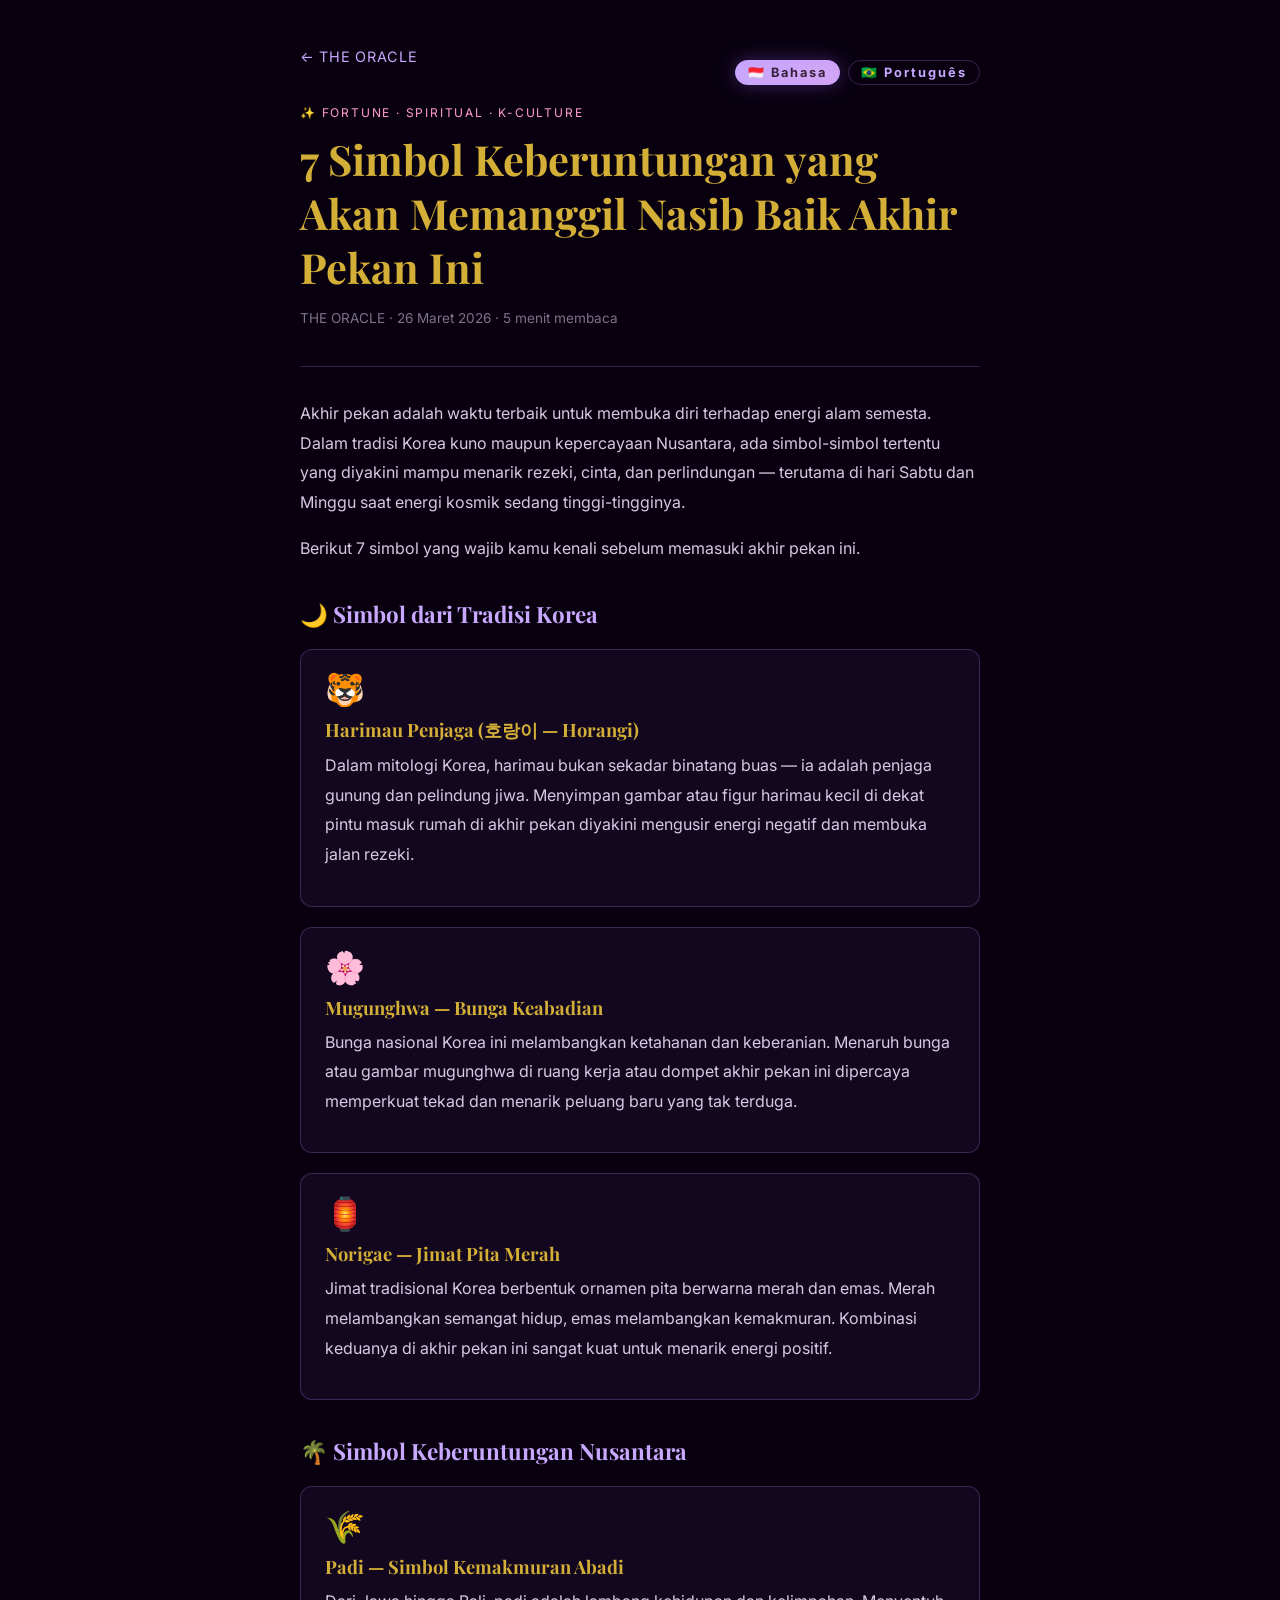
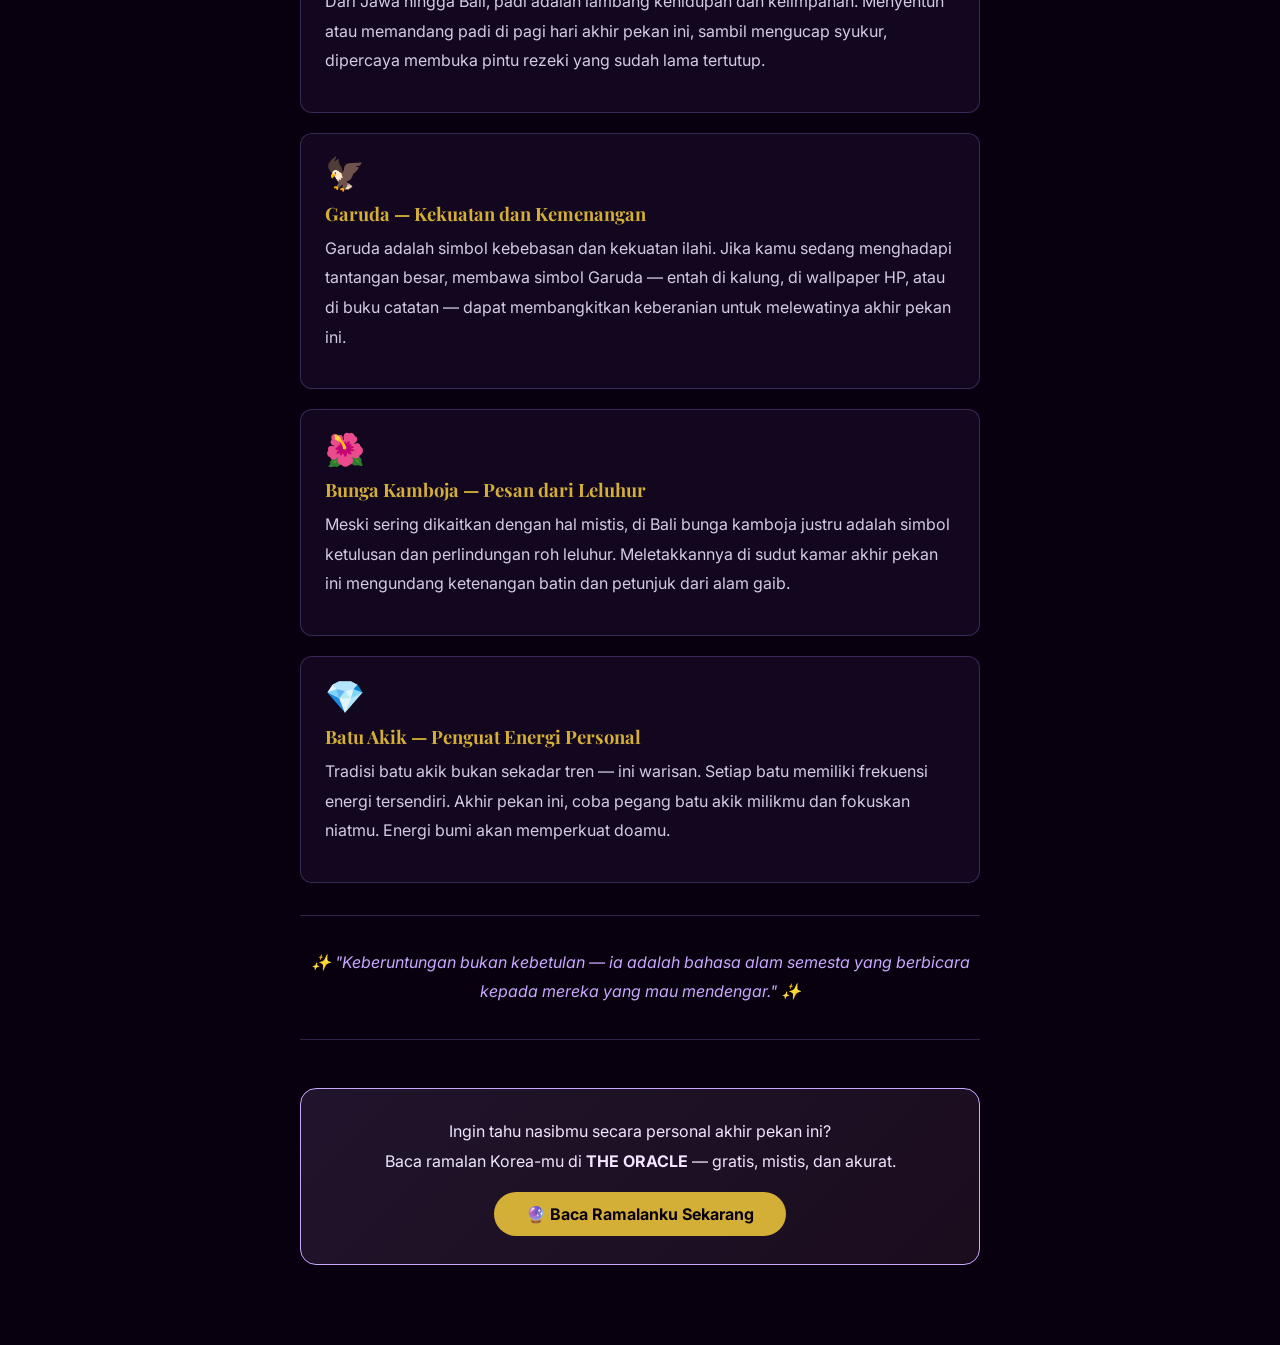
<file: blog-lucky-symbols.html>
<!DOCTYPE html>
<html lang="id" data-theme="dark">
<head>
  <meta charset="UTF-8">
  <meta name="viewport" content="width=device-width, initial-scale=1.0">
  <link rel="icon" type="image/svg+xml" href="/favicon.svg">
  <link rel="shortcut icon" href="/favicon.svg">
  <title>Simbol Keberuntungan Akhir Pekan Ini | THE ORACLE</title>
  <script async src="https://pagead2.googlesyndication.com/pagead/js/adsbygoogle.js?client=ca-pub-8526543982783991" crossorigin="anonymous"></script>
  <meta name="description" content="Simbol-simbol keberuntungan yang akan membawa energi positif akhir pekan ini — dari tradisi Korea hingga kepercayaan lokal. Temukan rahasianya di THE ORACLE.">
  <meta name="keywords" content="simbol keberuntungan, keberuntungan akhir pekan, ramalan korea, k-fortune, símbolos da sorte, fim de semana">
  <link rel="canonical" href="https://linefortune.com/blog-lucky-symbols.html">
  <meta name="robots" content="index, follow">

  <!-- hreflang -->
  <link rel="alternate" hreflang="id" href="https://linefortune.com/blog-lucky-symbols.html">
  <link rel="alternate" hreflang="x-default" href="https://linefortune.com/blog-lucky-symbols.html">

  <!-- Open Graph -->
  <meta property="og:type" content="article">
  <meta property="og:url" content="https://linefortune.com/blog-lucky-symbols.html">
  <meta property="og:title" content="Simbol Keberuntungan Akhir Pekan Ini ✨ | THE ORACLE">
  <meta property="og:description" content="Simbol-simbol keberuntungan yang akan membawa energi positif akhir pekan ini — dari tradisi Korea hingga kepercayaan lokal.">
  <meta property="og:image" content="https://linefortune.com/og-image.jpg">
  <meta property="og:image:width" content="1200">
  <meta property="og:image:height" content="630">
  <meta property="og:locale" content="id_ID">
  <meta property="article:published_time" content="2026-04-01T00:00:00+00:00">
  <meta property="article:author" content="THE ORACLE">

  <!-- Twitter Card -->
  <meta name="twitter:card" content="summary_large_image">
  <meta name="twitter:title" content="Simbol Keberuntungan Akhir Pekan Ini ✨ | THE ORACLE">
  <meta name="twitter:description" content="Simbol-simbol keberuntungan yang akan membawa energi positif akhir pekan ini.">
  <meta name="twitter:image" content="https://linefortune.com/og-image.jpg">

  <!-- JSON-LD: Article + BreadcrumbList -->
  <script type="application/ld+json">
  {
    "@context": "https://schema.org",
    "@type": "Article",
    "headline": "Simbol Keberuntungan Akhir Pekan Ini",
    "description": "Simbol-simbol keberuntungan yang akan membawa energi positif akhir pekan ini — dari tradisi Korea hingga kepercayaan lokal.",
    "url": "https://linefortune.com/blog-lucky-symbols.html",
    "image": "https://linefortune.com/og-image.jpg",
    "datePublished": "2026-04-01T00:00:00+00:00",
    "dateModified": "2026-04-21T00:00:00+00:00",
    "author": { "@type": "Organization", "name": "THE ORACLE", "url": "https://linefortune.com/" },
    "publisher": { "@type": "Organization", "name": "THE ORACLE", "url": "https://linefortune.com/" },
    "inLanguage": "id"
  }
  </script>
  <script type="application/ld+json">
  {
    "@context": "https://schema.org",
    "@type": "BreadcrumbList",
    "itemListElement": [
      { "@type": "ListItem", "position": 1, "name": "Home", "item": "https://linefortune.com/" },
      { "@type": "ListItem", "position": 2, "name": "Blog", "item": "https://linefortune.com/blog.html" },
      { "@type": "ListItem", "position": 3, "name": "Simbol Keberuntungan", "item": "https://linefortune.com/blog-lucky-symbols.html" }
    ]
  }
  </script>

  <!-- Google Analytics 4 -->
  <script async src="https://www.googletagmanager.com/gtag/js?id=G-QWZPZQQKXY"></script>
  <script>
      window.dataLayer = window.dataLayer || [];
      function gtag(){dataLayer.push(arguments);}
      gtag('js', new Date());
      gtag('config', 'G-QWZPZQQKXY', { page_title: 'THE ORACLE - Lucky Symbols Blog', page_location: window.location.href });
  </script>

  <link rel="preconnect" href="https://fonts.googleapis.com">
  <link href="https://fonts.googleapis.com/css2?family=Playfair+Display:wght@400;700&family=Inter:wght@300;400;500&display=swap" rel="stylesheet">
  <link rel="stylesheet" href="style.css">
  <style>
    body { background: var(--bg-color); color: var(--text-color); font-family: var(--font-sans); }
    .blog-wrap { max-width: 720px; margin: 0 auto; padding: 48px 20px 80px; }
    .back-link { display: inline-block; margin-bottom: 32px; color: var(--accent-color); text-decoration: none; font-size: 0.9rem; letter-spacing: 0.05em; }
    .back-link:hover { text-decoration: underline; }
    .lang-switch { float: right; display: flex; gap: 8px; }
    .lang-btn { background: none; border: 1px solid var(--border-color); color: var(--accent-color); padding: 4px 12px; border-radius: 20px; cursor: pointer; font-size: 0.8rem; transition: all 0.2s; }
    .lang-btn.active, .lang-btn:hover { background: var(--accent-color); color: #08000f; }
    .blog-header { margin-bottom: 40px; }
    .blog-tag { font-size: 0.75rem; letter-spacing: 0.15em; text-transform: uppercase; color: var(--accent-pink); margin-bottom: 12px; }
    h1 { font-family: var(--font-serif); font-size: clamp(1.8rem, 5vw, 2.6rem); line-height: 1.3; color: var(--accent-gold); margin-bottom: 16px; }
    .blog-meta { font-size: 0.85rem; color: rgba(240,230,255,0.5); margin-bottom: 24px; }
    .divider { border: none; border-top: 1px solid var(--border-color); margin: 32px 0; }
    h2 { font-family: var(--font-serif); font-size: 1.4rem; color: var(--accent-color); margin: 36px 0 14px; }
    p { line-height: 1.85; margin-bottom: 16px; color: rgba(240,230,255,0.88); }
    .symbol-card { background: rgba(160,100,255,0.07); border: 1px solid var(--border-color); border-radius: 12px; padding: 20px 24px; margin: 20px 0; }
    .symbol-card .emoji { font-size: 2rem; margin-bottom: 8px; display: block; }
    .symbol-card h3 { font-family: var(--font-serif); color: var(--accent-gold); margin-bottom: 8px; font-size: 1.15rem; }
    .cta-box { background: linear-gradient(135deg, rgba(201,168,255,0.12), rgba(255,158,196,0.08)); border: 1px solid var(--accent-color); border-radius: 16px; padding: 28px; text-align: center; margin-top: 48px; }
    .cta-box p { color: var(--text-color); margin-bottom: 16px; }
    .cta-btn { display: inline-block; background: var(--accent-gold); color: #08000f; font-weight: 700; padding: 12px 32px; border-radius: 30px; text-decoration: none; font-size: 1rem; transition: opacity 0.2s; }
    .cta-btn:hover { opacity: 0.85; }
    .pt-section { display: none; }
    [lang="pt"] .id-section { display: none; }
    [lang="pt"] .pt-section { display: block; }
  </style>
</head>
<body>
<div class="blog-wrap">
  <div style="display:flex; align-items:center; justify-content:space-between; flex-wrap:wrap; gap:12px; margin-bottom:8px;">
    <a href="/" class="back-link">← THE ORACLE</a>
    <div class="lang-switch">
      <button class="lang-btn active" onclick="setLang('id')">🇮🇩 Bahasa</button>
      <button class="lang-btn" onclick="setLang('pt')">🇧🇷 Português</button>
    </div>
  </div>

  <!-- ===== BAHASA INDONESIA ===== -->
  <div class="id-section">
    <div class="blog-header">
      <div class="blog-tag">✨ Fortune · Spiritual · K-Culture</div>
      <h1>7 Simbol Keberuntungan yang Akan Memanggil Nasib Baik Akhir Pekan Ini</h1>
      <div class="blog-meta">THE ORACLE · 26 Maret 2026 · 5 menit membaca</div>
    </div>
    <hr class="divider">

    <p>Akhir pekan adalah waktu terbaik untuk membuka diri terhadap energi alam semesta. Dalam tradisi Korea kuno maupun kepercayaan Nusantara, ada simbol-simbol tertentu yang diyakini mampu menarik rezeki, cinta, dan perlindungan — terutama di hari Sabtu dan Minggu saat energi kosmik sedang tinggi-tingginya.</p>
    <p>Berikut 7 simbol yang wajib kamu kenali sebelum memasuki akhir pekan ini.</p>

    <h2>🌙 Simbol dari Tradisi Korea</h2>

    <div class="symbol-card">
      <span class="emoji">🐯</span>
      <h3>Harimau Penjaga (호랑이 — Horangi)</h3>
      <p>Dalam mitologi Korea, harimau bukan sekadar binatang buas — ia adalah penjaga gunung dan pelindung jiwa. Menyimpan gambar atau figur harimau kecil di dekat pintu masuk rumah di akhir pekan diyakini mengusir energi negatif dan membuka jalan rezeki.</p>
    </div>

    <div class="symbol-card">
      <span class="emoji">🌸</span>
      <h3>Mugunghwa — Bunga Keabadian</h3>
      <p>Bunga nasional Korea ini melambangkan ketahanan dan keberanian. Menaruh bunga atau gambar mugunghwa di ruang kerja atau dompet akhir pekan ini dipercaya memperkuat tekad dan menarik peluang baru yang tak terduga.</p>
    </div>

    <div class="symbol-card">
      <span class="emoji">🏮</span>
      <h3>Norigae — Jimat Pita Merah</h3>
      <p>Jimat tradisional Korea berbentuk ornamen pita berwarna merah dan emas. Merah melambangkan semangat hidup, emas melambangkan kemakmuran. Kombinasi keduanya di akhir pekan ini sangat kuat untuk menarik energi positif.</p>
    </div>

    <h2>🌴 Simbol Keberuntungan Nusantara</h2>

    <div class="symbol-card">
      <span class="emoji">🌾</span>
      <h3>Padi — Simbol Kemakmuran Abadi</h3>
      <p>Dari Jawa hingga Bali, padi adalah lambang kehidupan dan kelimpahan. Menyentuh atau memandang padi di pagi hari akhir pekan ini, sambil mengucap syukur, dipercaya membuka pintu rezeki yang sudah lama tertutup.</p>
    </div>

    <div class="symbol-card">
      <span class="emoji">🦅</span>
      <h3>Garuda — Kekuatan dan Kemenangan</h3>
      <p>Garuda adalah simbol kebebasan dan kekuatan ilahi. Jika kamu sedang menghadapi tantangan besar, membawa simbol Garuda — entah di kalung, di wallpaper HP, atau di buku catatan — dapat membangkitkan keberanian untuk melewatinya akhir pekan ini.</p>
    </div>

    <div class="symbol-card">
      <span class="emoji">🌺</span>
      <h3>Bunga Kamboja — Pesan dari Leluhur</h3>
      <p>Meski sering dikaitkan dengan hal mistis, di Bali bunga kamboja justru adalah simbol ketulusan dan perlindungan roh leluhur. Meletakkannya di sudut kamar akhir pekan ini mengundang ketenangan batin dan petunjuk dari alam gaib.</p>
    </div>

    <div class="symbol-card">
      <span class="emoji">💎</span>
      <h3>Batu Akik — Penguat Energi Personal</h3>
      <p>Tradisi batu akik bukan sekadar tren — ini warisan. Setiap batu memiliki frekuensi energi tersendiri. Akhir pekan ini, coba pegang batu akik milikmu dan fokuskan niatmu. Energi bumi akan memperkuat doamu.</p>
    </div>

    <hr class="divider">
    <p style="color:var(--accent-color); font-style:italic; text-align:center;">✨ "Keberuntungan bukan kebetulan — ia adalah bahasa alam semesta yang berbicara kepada mereka yang mau mendengar." ✨</p>
    <hr class="divider">

    <div class="cta-box">
      <p>Ingin tahu nasibmu secara personal akhir pekan ini?<br>Baca ramalan Korea-mu di <strong>THE ORACLE</strong> — gratis, mistis, dan akurat.</p>
      <a href="/" class="cta-btn">🔮 Baca Ramalanku Sekarang</a>
    </div>
  </div>

  <!-- ===== PORTUGUÊS BRASIL ===== -->
  <div class="pt-section">
    <div class="blog-header">
      <div class="blog-tag">✨ Fortuna · Espiritual · Cultura K</div>
      <h1>7 Símbolos da Sorte que Vão Atrair a Boa Energia Neste Fim de Semana</h1>
      <div class="blog-meta">THE ORACLE · 26 de Março de 2026 · 5 minutos de leitura</div>
    </div>
    <hr class="divider">

    <p>O fim de semana é o melhor momento para abrir seu coração às energias do universo. Tanto na tradição coreana milenar quanto nas crenças populares brasileiras, existem símbolos poderosos que atraem prosperidade, amor e proteção — especialmente quando a energia cósmica está no seu pico.</p>
    <p>Conheça os 7 símbolos que você precisa ter por perto neste fim de semana.</p>

    <h2>🌙 Símbolos da Tradição Coreana</h2>

    <div class="symbol-card">
      <span class="emoji">🐯</span>
      <h3>O Tigre Guardião (호랑이 — Horangi)</h3>
      <p>Na mitologia coreana, o tigre não é apenas um animal feroz — ele é o guardião das montanhas e protetor das almas. Colocar a imagem ou uma miniatura de tigre próxima à entrada da sua casa no fim de semana afasta energias negativas e abre caminhos para a prosperidade.</p>
    </div>

    <div class="symbol-card">
      <span class="emoji">🌸</span>
      <h3>Mugunghwa — A Flor da Eternidade</h3>
      <p>A flor nacional da Coreia simboliza resistência e coragem. Colocar uma flor ou imagem de mugunghwa no seu espaço de trabalho ou na carteira neste fim de semana fortalece a determinação e atrai oportunidades inesperadas.</p>
    </div>

    <div class="symbol-card">
      <span class="emoji">🏮</span>
      <h3>Norigae — O Amuleto da Fita Vermelha</h3>
      <p>Amuleto tradicional coreano em formato de ornamento vermelho e dourado. O vermelho simboliza a força vital, o dourado representa a prosperidade. Juntos neste fim de semana, formam uma combinação poderosa para atrair energias positivas.</p>
    </div>

    <h2>🌿 Símbolos do Brasil e da Tradição Popular</h2>

    <div class="symbol-card">
      <span class="emoji">🌻</span>
      <h3>Girassol — Alegria e Fartura</h3>
      <p>No Brasil, o girassol é símbolo de felicidade, luz e abundância. Ele sempre segue o sol — assim como você deve seguir sua intuição. Ter um girassol em casa ou como papel de parede neste fim de semana irradia otimismo e atrai boas notícias.</p>
    </div>

    <div class="symbol-card">
      <span class="emoji">🍀</span>
      <h3>Trevo de Quatro Folhas — Sorte Rara</h3>
      <p>Símbolo universal da sorte, mas no Brasil ele ganha força especial quando combinado com intenção. Visualize o trevo ao acordar neste sábado e repita mentalmente aquilo que você deseja alcançar. A raridade do símbolo amplifica o poder da sua intenção.</p>
    </div>

    <div class="symbol-card">
      <span class="emoji">💛</span>
      <h3>Fita do Senhor do Bonfim — Proteção e Realização</h3>
      <p>A famosa fita da Bahia com seus três nós é um dos símbolos de fé mais poderosos do Brasil. Cada nó é um pedido ao universo. Use ou carregue uma fita este fim de semana como lembrete de que seus pedidos já estão sendo ouvidos.</p>
    </div>

    <div class="symbol-card">
      <span class="emoji">🦋</span>
      <h3>Borboleta — Transformação e Novos Começos</h3>
      <p>Quando uma borboleta aparece na sua vida — em sonho, na natureza ou em imagens — é sinal de que uma transformação poderosa está chegando. Neste fim de semana, fique atento a esse símbolo. O universo pode estar te dizendo que sua hora chegou.</p>
    </div>

    <hr class="divider">
    <p style="color:var(--accent-color); font-style:italic; text-align:center;">✨ "A sorte não é acaso — é a linguagem do universo para quem está disposto a escutar." ✨</p>
    <hr class="divider">

    <div class="cta-box">
      <p>Quer saber o que o destino reserva para você pessoalmente neste fim de semana?<br>Leia sua previsão coreana no <strong>THE ORACLE</strong> — grátis, místico e preciso.</p>
      <a href="/" class="cta-btn">🔮 Ler Minha Previsão Agora</a>
    </div>
  </div>

</div>

<script>
function setLang(lang) {
  document.documentElement.lang = lang;
  document.querySelectorAll('.lang-btn').forEach(b => b.classList.remove('active'));
  event.target.classList.add('active');
  document.title = lang === 'pt'
    ? '7 Símbolos da Sorte Neste Fim de Semana | THE ORACLE'
    : '7 Simbol Keberuntungan Akhir Pekan Ini | THE ORACLE';
}
</script>
</body>
</html>
</file>
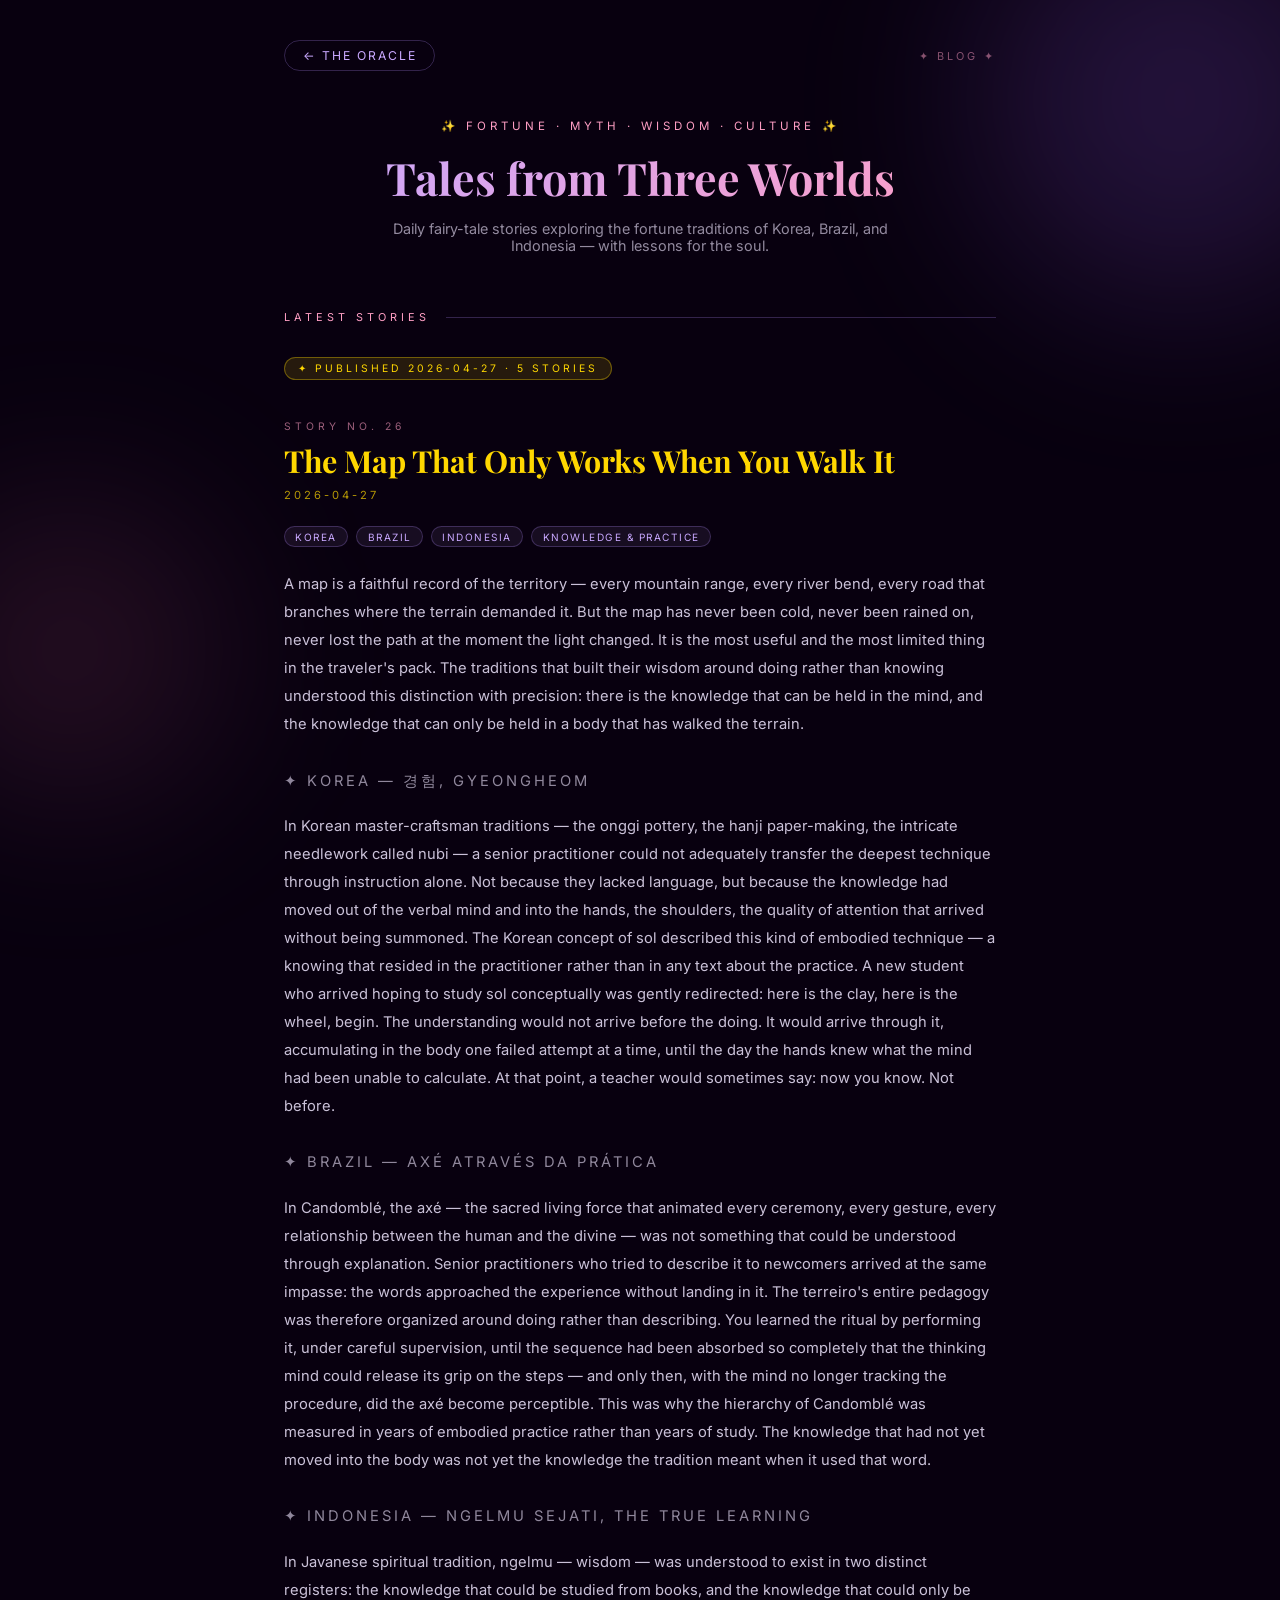
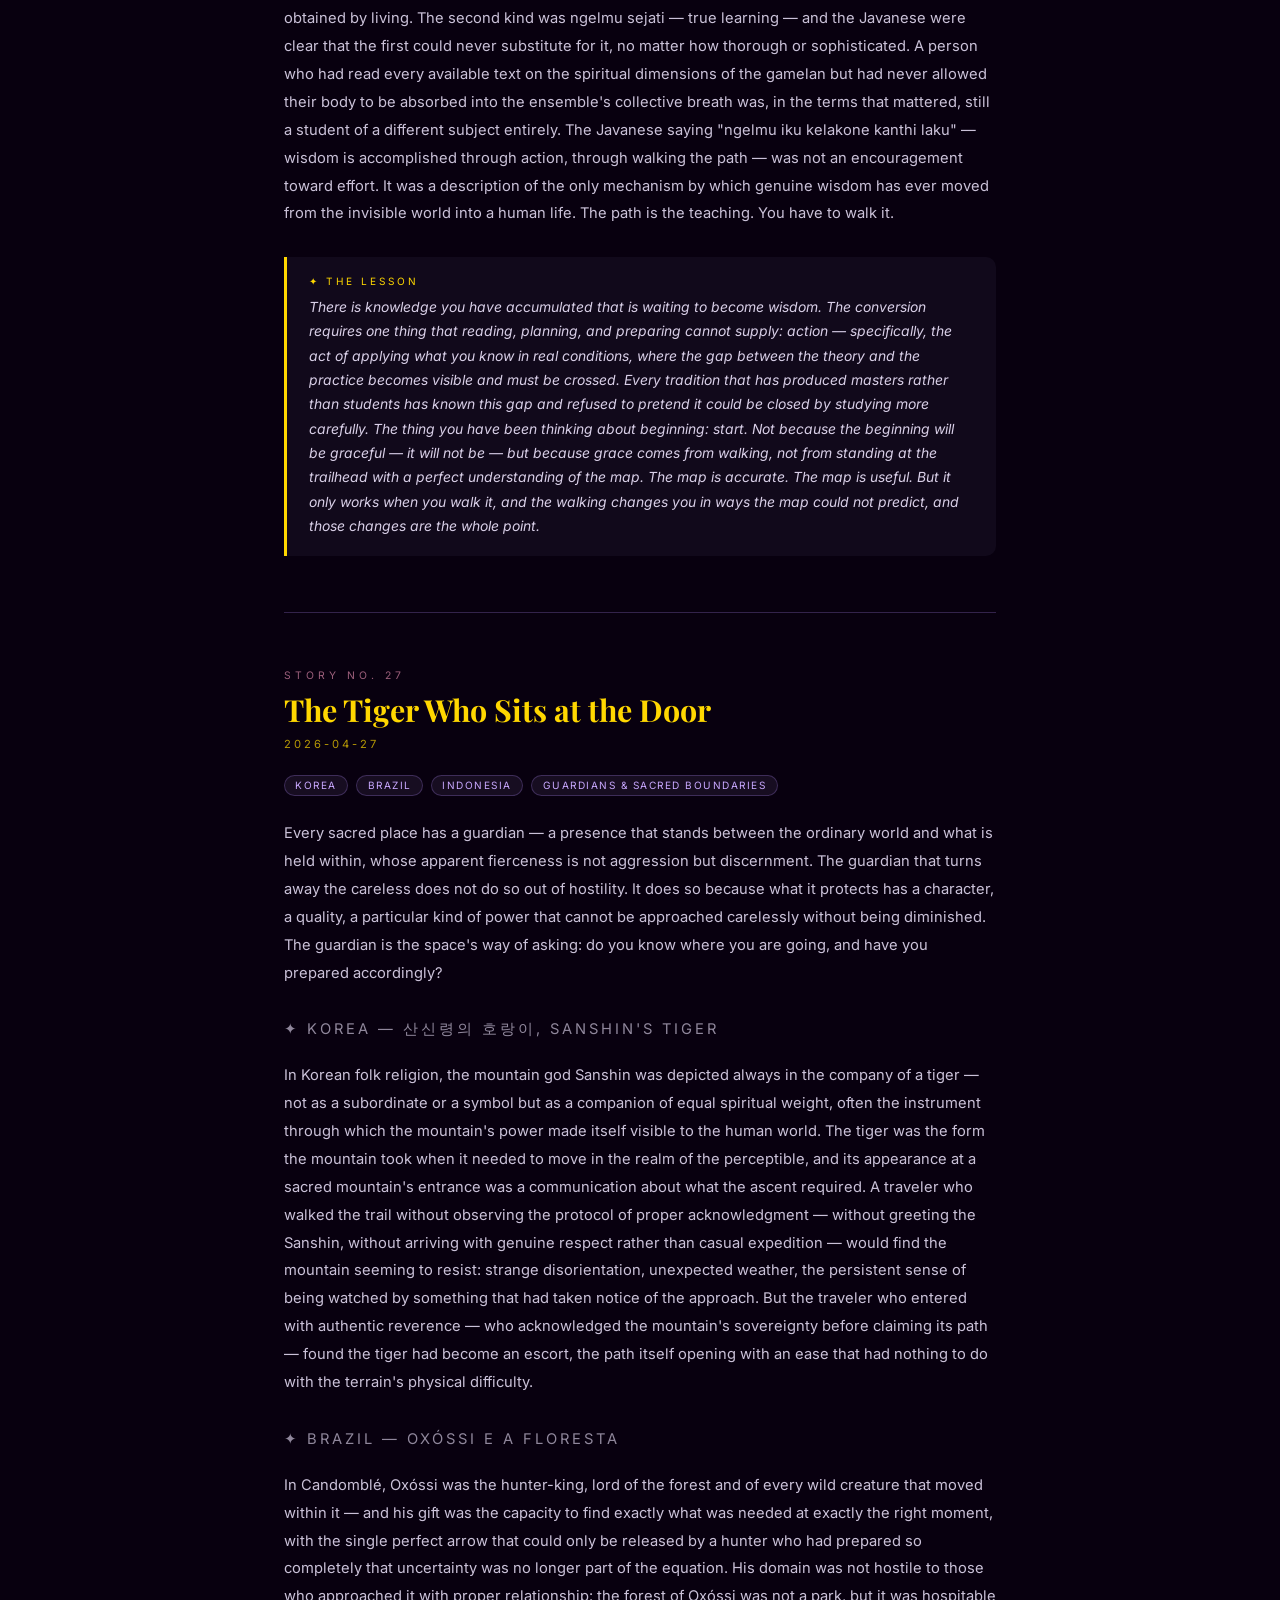
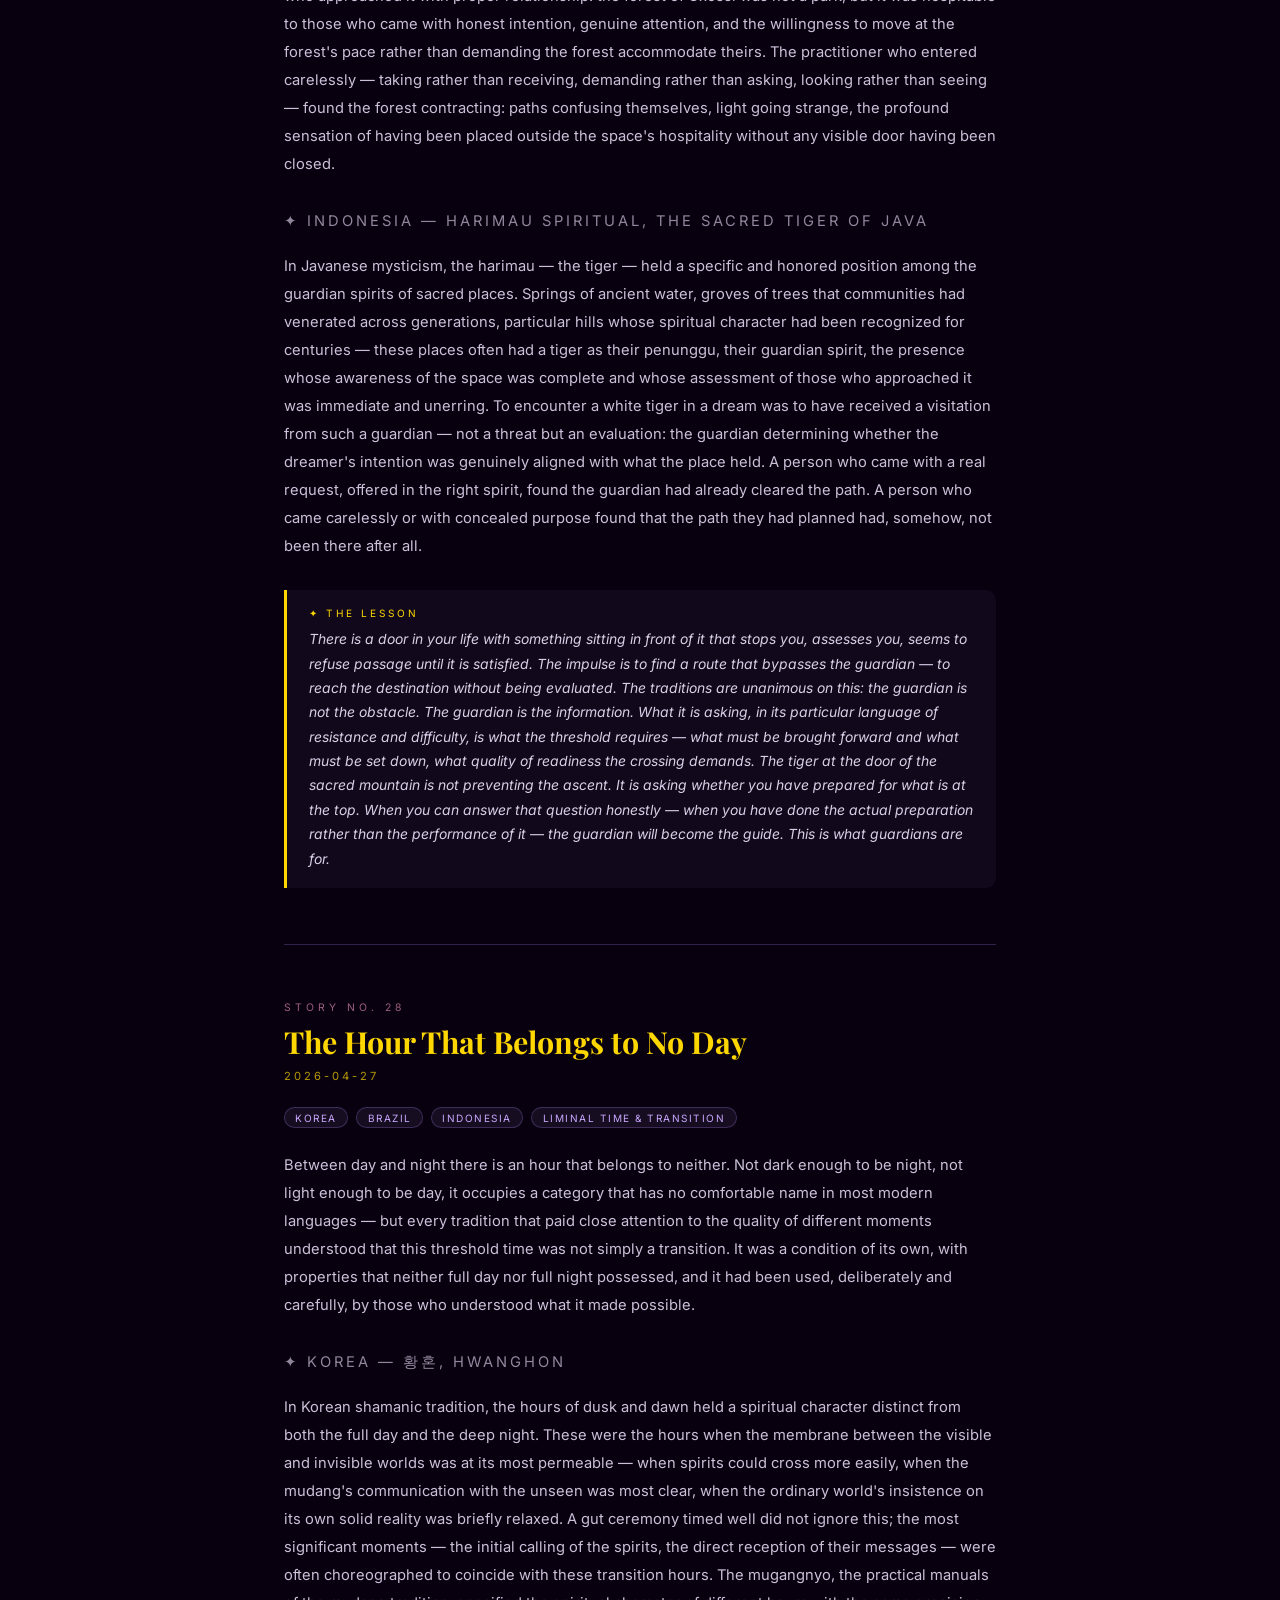
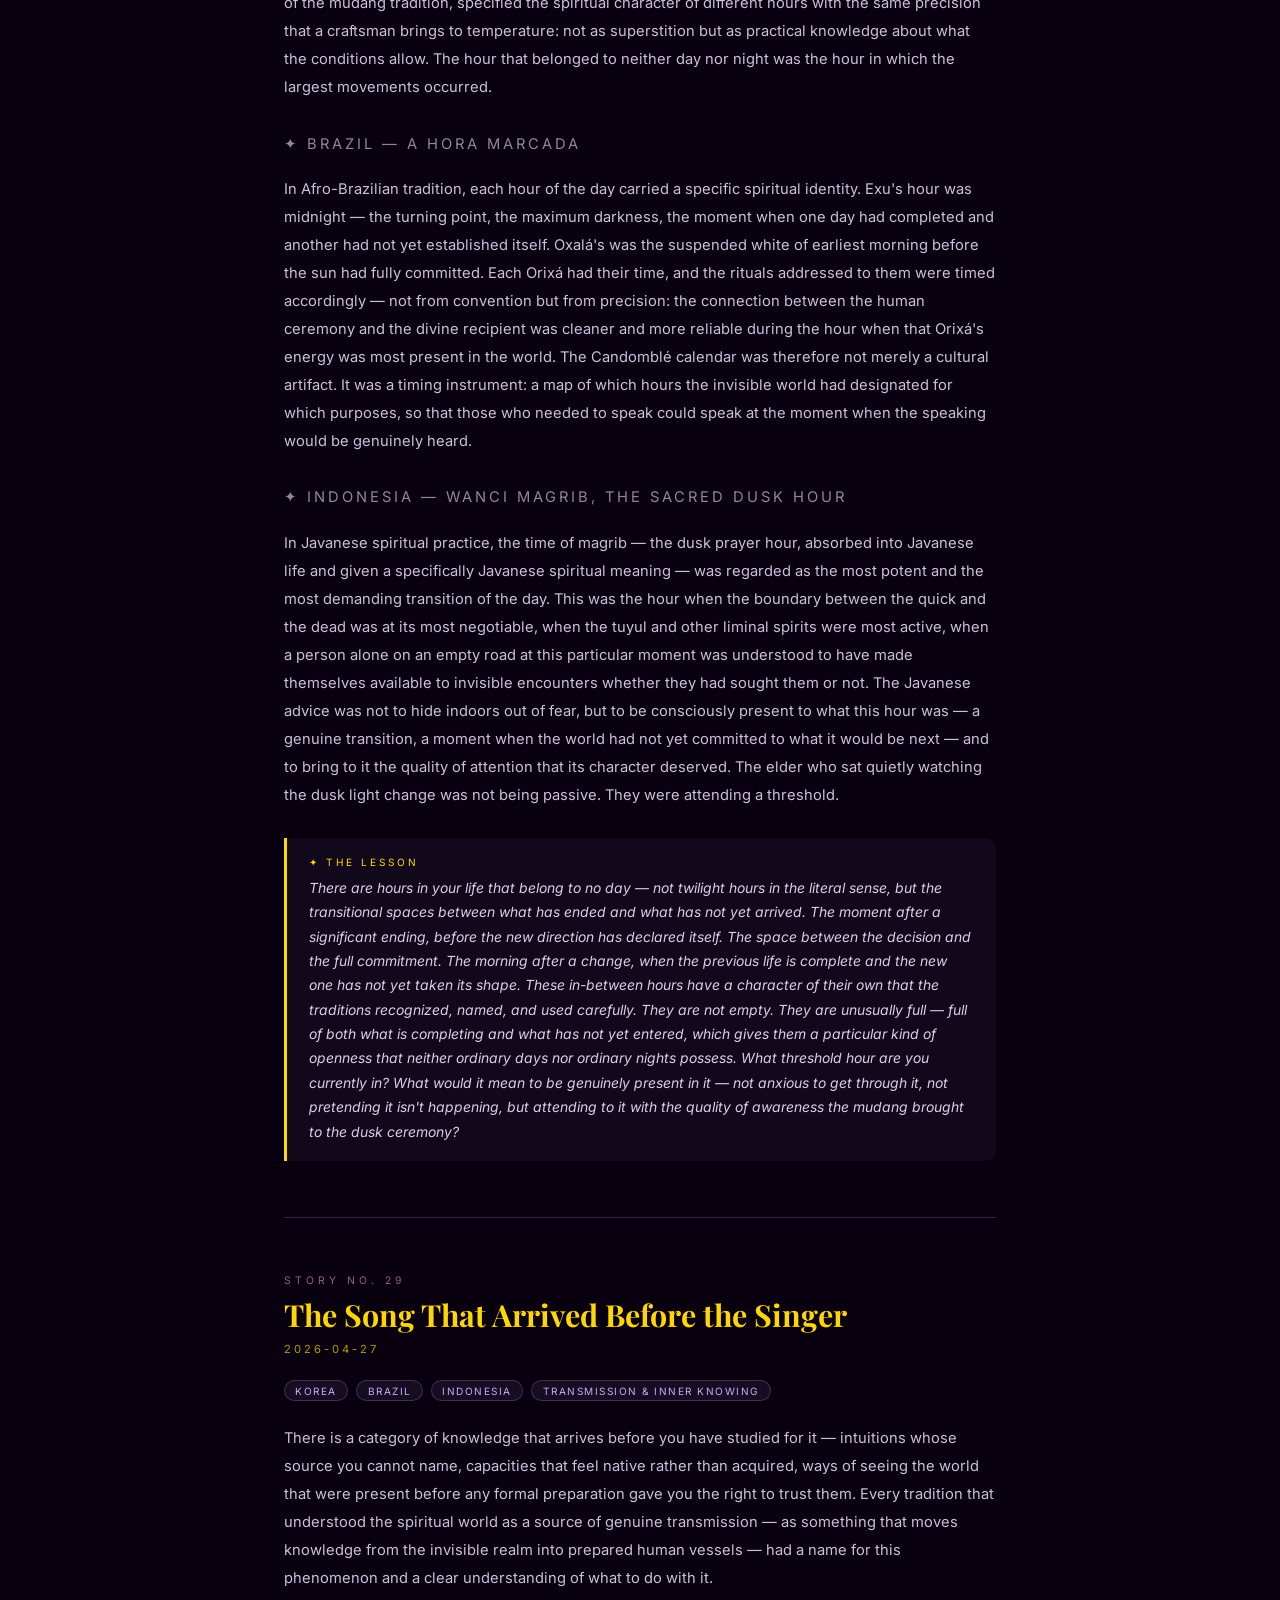
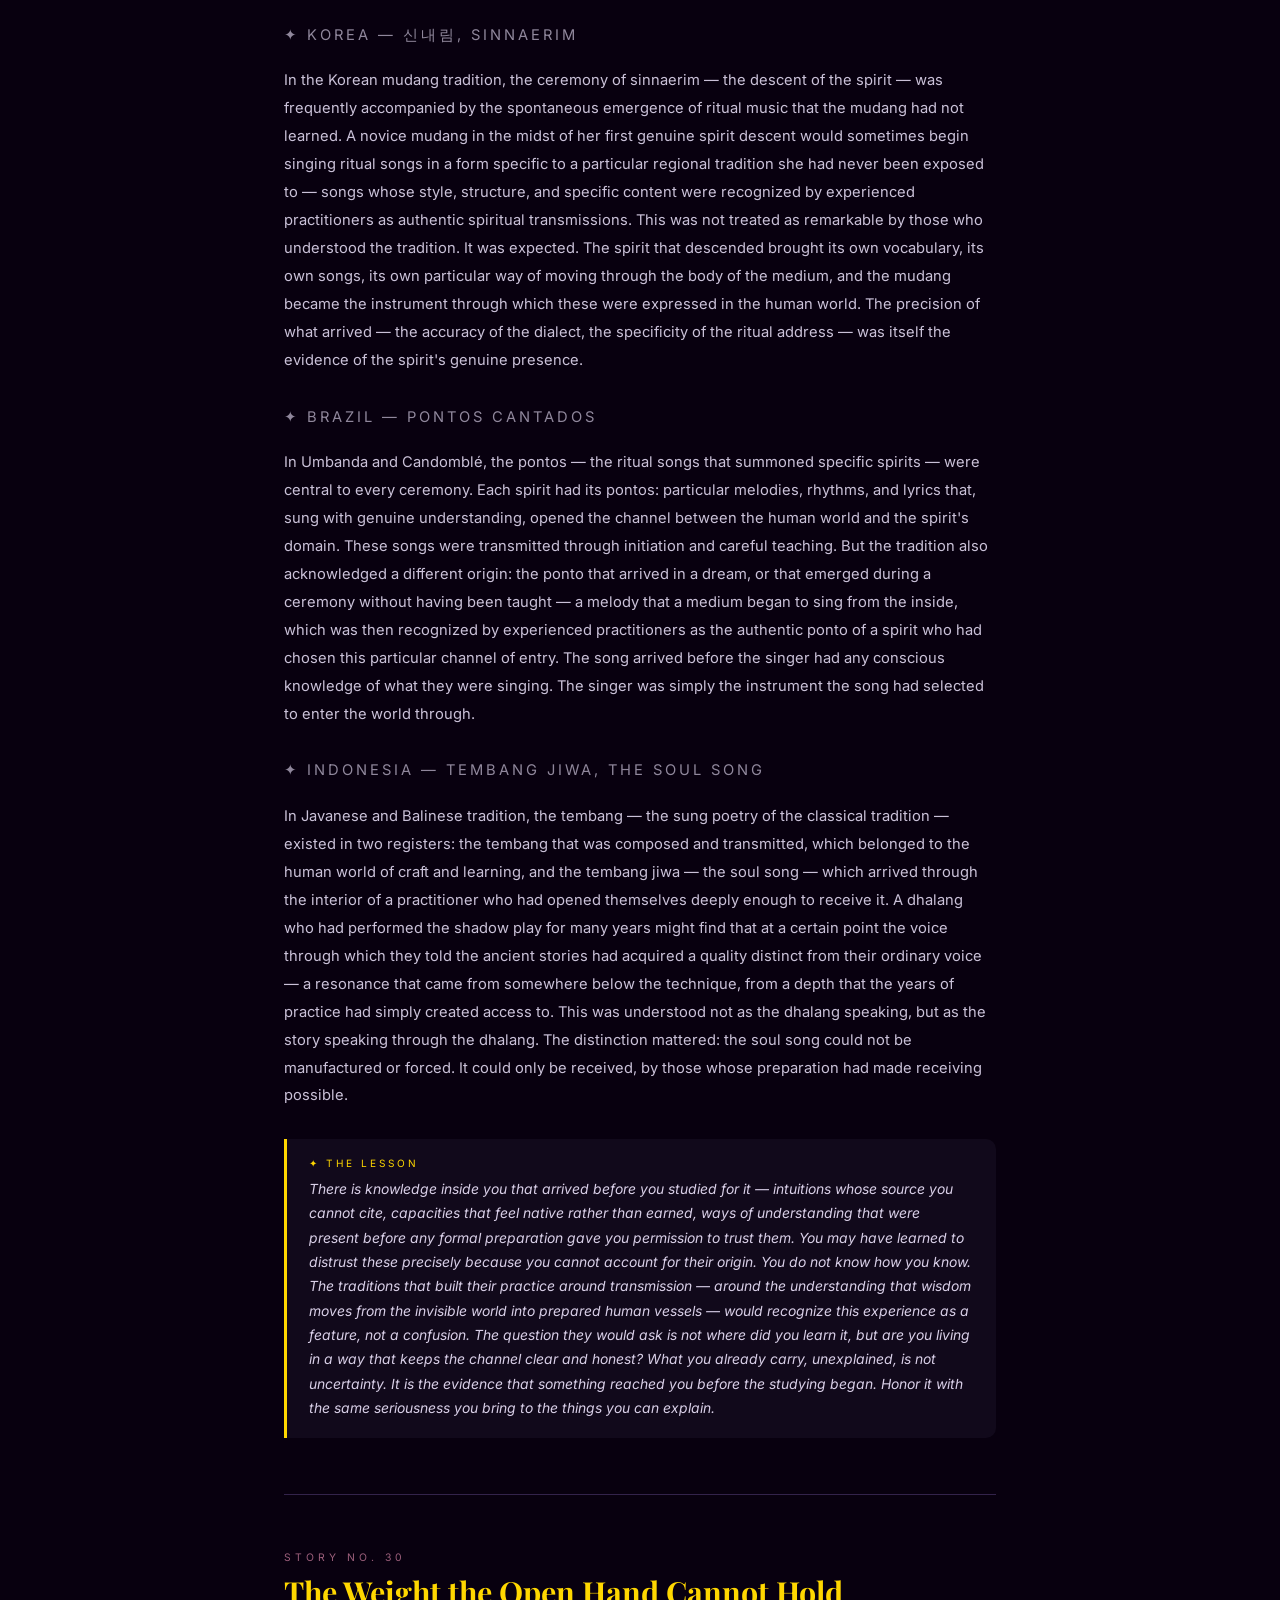
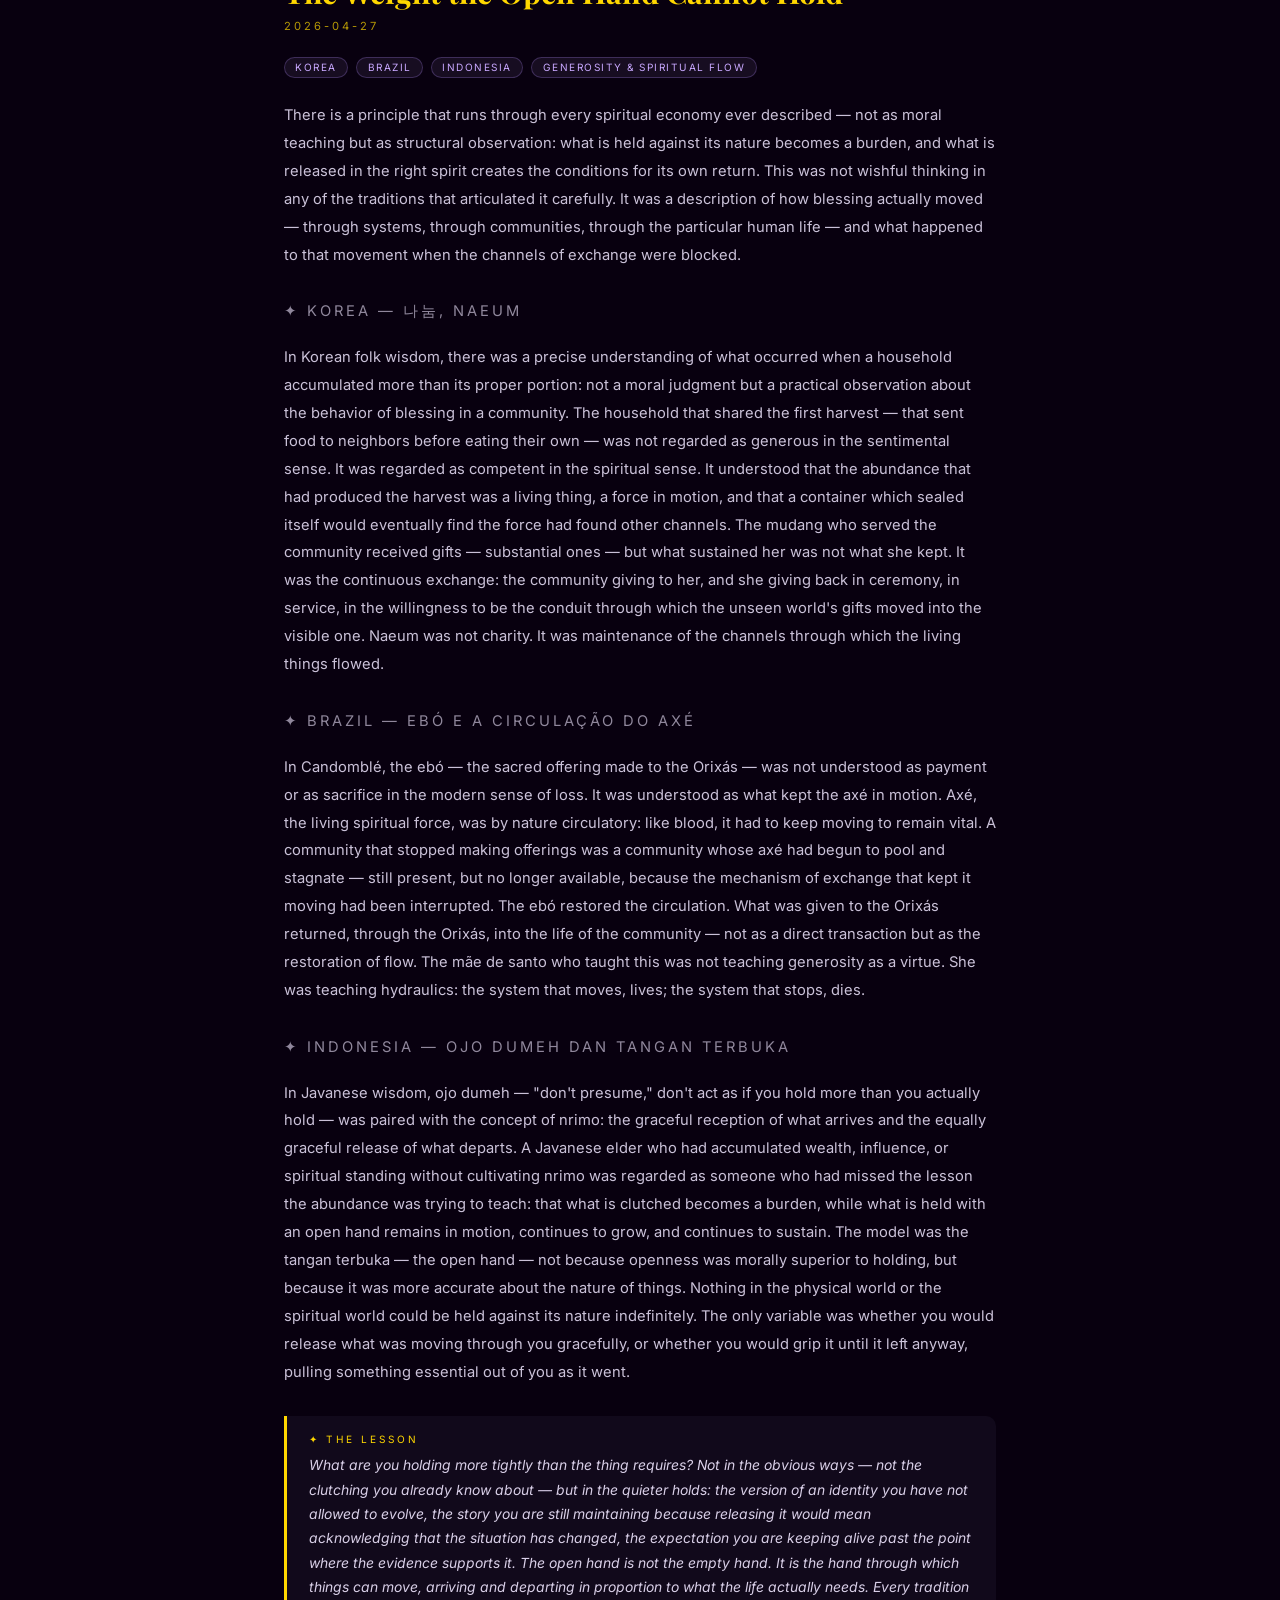
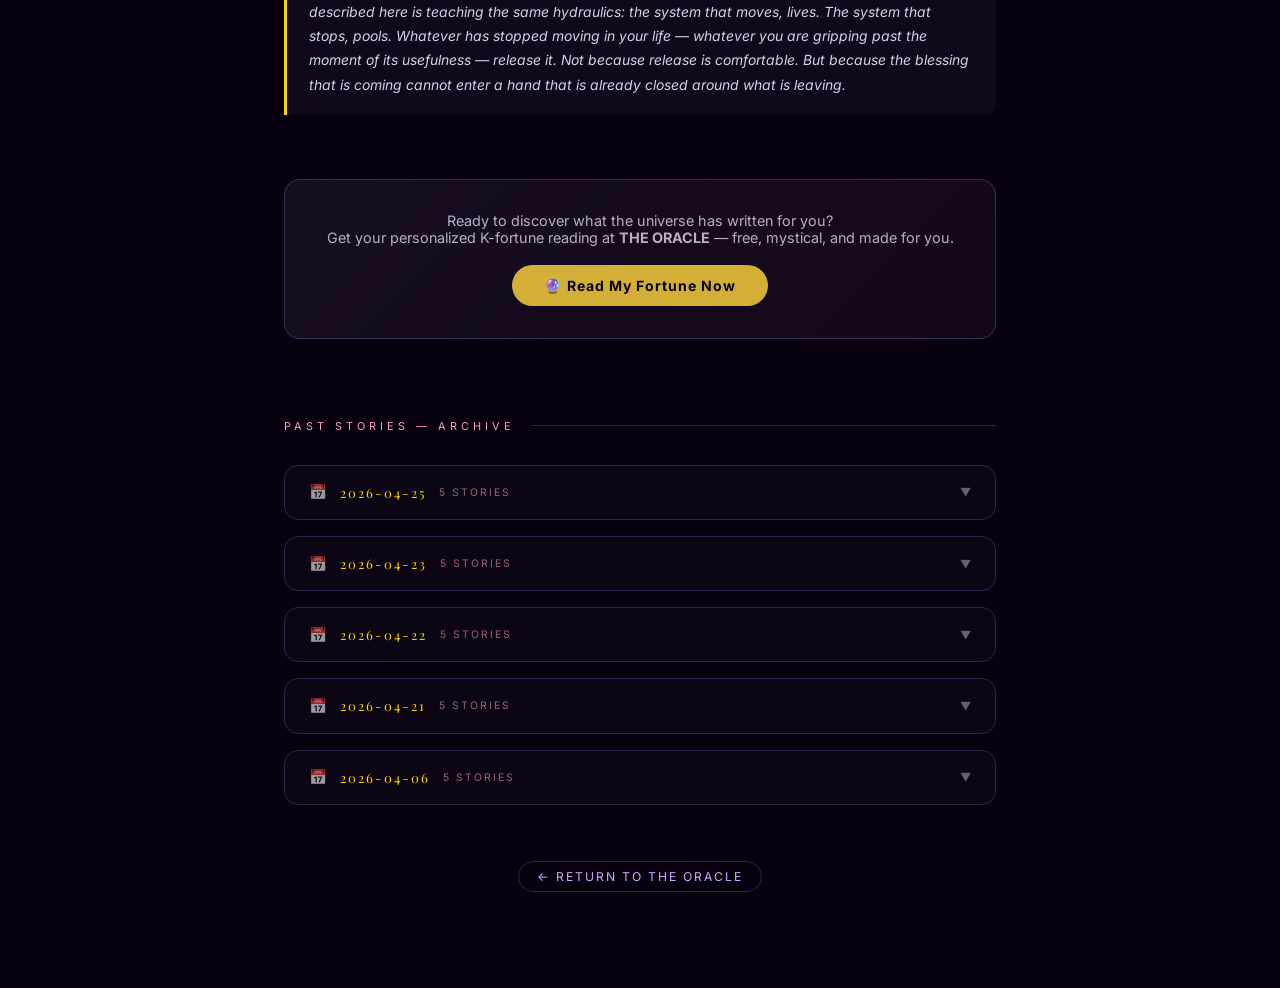
<file: blog.html>
<!DOCTYPE html>
<html lang="en" data-theme="dark">
<head>
    <meta charset="UTF-8">
    <meta name="viewport" content="width=device-width, initial-scale=1.0">
    <link rel="icon" type="image/svg+xml" href="/favicon.svg">
    <link rel="shortcut icon" href="/favicon.svg">
    <title>The Oracle Blog — Fortune Stories from Korea, Brazil & Indonesia</title>
    <script async src="https://pagead2.googlesyndication.com/pagead/js/adsbygoogle.js?client=ca-pub-8526543982783991" crossorigin="anonymous"></script>
    <meta name="description" content="Mystical fortune stories comparing Korean shamanism, Brazilian Candomblé, and Indonesian spiritual traditions. Fairy-tale wisdom for the modern soul.">
    <meta name="keywords" content="korean fortune, saju, candomblé, brazil fortune, indonesia dukun, k-fortune, spiritual blog, lucky symbols, fate, destiny">
    <link rel="canonical" href="https://linefortune.com/blog.html">
    <meta name="robots" content="index, follow">

    <!-- hreflang -->
    <link rel="alternate" hreflang="en" href="https://linefortune.com/blog.html">
    <link rel="alternate" hreflang="x-default" href="https://linefortune.com/blog.html">

    <!-- Open Graph -->
    <meta property="og:type" content="website">
    <meta property="og:url" content="https://linefortune.com/blog.html">
    <meta property="og:title" content="The Oracle Blog — Fortune Stories from Korea, Brazil & Indonesia">
    <meta property="og:description" content="Mystical fortune stories comparing Korean shamanism, Brazilian Candomblé, and Indonesian spiritual traditions.">
    <meta property="og:image" content="https://linefortune.com/og-image.jpg">
    <meta property="og:image:width" content="1200">
    <meta property="og:image:height" content="630">
    <meta property="og:locale" content="en_US">

    <!-- Twitter Card -->
    <meta name="twitter:card" content="summary_large_image">
    <meta name="twitter:title" content="The Oracle Blog — Fortune Stories from Korea, Brazil & Indonesia">
    <meta name="twitter:description" content="Mystical fortune stories comparing Korean shamanism, Brazilian Candomblé, and Indonesian spiritual traditions.">
    <meta name="twitter:image" content="https://linefortune.com/og-image.jpg">

    <!-- JSON-LD: Blog + BreadcrumbList -->
    <script type="application/ld+json">
    {
      "@context": "https://schema.org",
      "@type": "Blog",
      "name": "THE ORACLE Blog",
      "url": "https://linefortune.com/blog.html",
      "description": "Mystical fortune stories comparing Korean shamanism, Brazilian Candomblé, and Indonesian spiritual traditions.",
      "publisher": {
        "@type": "Organization",
        "name": "THE ORACLE",
        "url": "https://linefortune.com/"
      }
    }
    </script>
    <script type="application/ld+json">
    {
      "@context": "https://schema.org",
      "@type": "BreadcrumbList",
      "itemListElement": [
        { "@type": "ListItem", "position": 1, "name": "Home", "item": "https://linefortune.com/" },
        { "@type": "ListItem", "position": 2, "name": "Blog", "item": "https://linefortune.com/blog.html" }
      ]
    }
    </script>

    <!-- JSON-LD: Blog Articles (E-E-A-T / AI citation signals) -->
    <script type="application/ld+json">
    {
      "@context": "https://schema.org",
      "@type": "ItemList",
      "name": "Tales from Three Worlds — THE ORACLE Blog",
      "description": "Original fairy-tale stories comparing Korean shamanism, Brazilian Candomblé, and Indonesian mystical traditions.",
      "url": "https://linefortune.com/blog.html",
      "numberOfItems": 30,
      "itemListElement": [
        {
          "@type": "ListItem", "position": 1,
          "item": {
            "@type": "Article",
            "headline": "Three Grandmothers at the Crossroads of Fate",
            "url": "https://linefortune.com/blog-archive.html#post-1",
            "datePublished": "2026-04-06",
            "author": {"@type": "Organization", "name": "THE ORACLE", "url": "https://linefortune.com/"},
            "about": ["Korean shamanism", "Brazilian Candomblé", "Indonesian mythology", "fate"]
          }
        },
        {
          "@type": "ListItem", "position": 2,
          "item": {
            "@type": "Article",
            "headline": "The River That Remembers Your Name",
            "url": "https://linefortune.com/blog-archive.html#post-2",
            "datePublished": "2026-04-06",
            "author": {"@type": "Organization", "name": "THE ORACLE", "url": "https://linefortune.com/"},
            "about": ["Susin", "Oxum", "Nyai Roro Kidul", "water spirits"]
          }
        },
        {
          "@type": "ListItem", "position": 3,
          "item": {
            "@type": "Article",
            "headline": "The Color That Chooses You",
            "url": "https://linefortune.com/blog-archive.html#post-3",
            "datePublished": "2026-04-06",
            "author": {"@type": "Organization", "name": "THE ORACLE", "url": "https://linefortune.com/"},
            "about": ["color symbolism", "Korean red", "Candomblé colors", "Batik"]
          }
        },
        {
          "@type": "ListItem", "position": 4,
          "item": {
            "@type": "Article",
            "headline": "The Lamp in the Fortune Teller's Window",
            "url": "https://linefortune.com/blog-archive.html#post-4",
            "datePublished": "2026-04-06",
            "author": {"@type": "Organization", "name": "THE ORACLE", "url": "https://linefortune.com/"},
            "about": ["mudang", "pai de santo", "dukun", "divination"]
          }
        },
        {
          "@type": "ListItem", "position": 5,
          "item": {
            "@type": "Article",
            "headline": "The Numbers That Found You First",
            "url": "https://linefortune.com/blog-archive.html#post-5",
            "datePublished": "2026-04-06",
            "author": {"@type": "Organization", "name": "THE ORACLE", "url": "https://linefortune.com/"},
            "about": ["Saju", "Orixá numerology", "Primbon", "Wuku cycle"]
          }
        },
        {
          "@type": "ListItem", "position": 6,
          "item": {
            "@type": "Article",
            "headline": "The Dream That Arrived Before Morning",
            "url": "https://linefortune.com/blog-archive.html#post-6",
            "datePublished": "2026-04-21",
            "author": {"@type": "Organization", "name": "THE ORACLE", "url": "https://linefortune.com/"},
            "about": ["haemong", "dream interpretation", "Oxalá", "tafsir mimpi"]
          }
        },
        {
          "@type": "ListItem", "position": 7,
          "item": {
            "@type": "Article",
            "headline": "The Fire That Knows Your Name",
            "url": "https://linefortune.com/blog-archive.html#post-7",
            "datePublished": "2026-04-21",
            "author": {"@type": "Organization", "name": "THE ORACLE", "url": "https://linefortune.com/"},
            "about": ["Korean mudang fire ritual", "Xangô", "Ngaben", "fire purification"]
          }
        },
        {
          "@type": "ListItem", "position": 8,
          "item": {
            "@type": "Article",
            "headline": "The Ancestor Who Left a Chair Empty",
            "url": "https://linefortune.com/blog-archive.html#post-8",
            "datePublished": "2026-04-21",
            "author": {"@type": "Organization", "name": "THE ORACLE", "url": "https://linefortune.com/"},
            "about": ["Jesa", "Egungun", "Nyepi", "ancestor veneration"]
          }
        },
        {
          "@type": "ListItem", "position": 9,
          "item": {
            "@type": "Article",
            "headline": "The Moon's Debt to the Tide",
            "url": "https://linefortune.com/blog-archive.html#post-9",
            "datePublished": "2026-04-21",
            "author": {"@type": "Organization", "name": "THE ORACLE", "url": "https://linefortune.com/"},
            "about": ["boremadal", "Iemanjá", "Purnama", "moon fortune"]
          }
        },
        {
          "@type": "ListItem", "position": 10,
          "item": {
            "@type": "Article",
            "headline": "The Bird at the Window at Dawn",
            "url": "https://linefortune.com/blog-archive.html#post-10",
            "datePublished": "2026-04-21",
            "author": {"@type": "Organization", "name": "THE ORACLE", "url": "https://linefortune.com/"},
            "about": ["kkachi magpie", "Exu bird messenger", "peksi", "bird omens"]
          }
        },
        {
          "@type": "ListItem", "position": 11,
          "item": {
            "@type": "Article",
            "headline": "The Stone That Carried the Village",
            "url": "https://linefortune.com/blog-archive.html#post-11",
            "datePublished": "2026-04-22",
            "author": {"@type": "Organization", "name": "THE ORACLE", "url": "https://linefortune.com/"},
            "about": ["seonangdang", "Nanã Buruku", "Ibu Pertiwi", "earth spirits"]
          }
        },
        {
          "@type": "ListItem", "position": 12,
          "item": {
            "@type": "Article",
            "headline": "The Wind That Arrives Unannounced",
            "url": "https://linefortune.com/blog-archive.html#post-12",
            "datePublished": "2026-04-22",
            "author": {"@type": "Organization", "name": "THE ORACLE", "url": "https://linefortune.com/"},
            "about": ["baram", "Iansã", "Oyá", "wind omens", "change"]
          }
        },
        {
          "@type": "ListItem", "position": 13,
          "item": {
            "@type": "Article",
            "headline": "The Red Thread Tied in Secret",
            "url": "https://linefortune.com/blog-archive.html#post-13",
            "datePublished": "2026-04-22",
            "author": {"@type": "Organization", "name": "THE ORACLE", "url": "https://linefortune.com/"},
            "about": ["bulgeun sil", "red thread of fate", "Exu crossroads", "benang sacred thread"]
          }
        },
        {
          "@type": "ListItem", "position": 14,
          "item": {
            "@type": "Article",
            "headline": "The Shadow That Arrives Before the Person",
            "url": "https://linefortune.com/blog-archive.html#post-14",
            "datePublished": "2026-04-22",
            "author": {"@type": "Organization", "name": "THE ORACLE", "url": "https://linefortune.com/"},
            "about": ["neukkkim", "premonition", "Umbanda caboclo", "wangsit", "intuition"]
          }
        },
        {
          "@type": "ListItem", "position": 15,
          "item": {
            "@type": "Article",
            "headline": "The Garden the Last Gardener Left Unfinished",
            "url": "https://linefortune.com/blog-archive.html#post-15",
            "datePublished": "2026-04-22",
            "author": {"@type": "Organization", "name": "THE ORACLE", "url": "https://linefortune.com/"},
            "about": ["yusan", "spiritual inheritance", "terreiro succession", "pusaka", "legacy"]
          }
        },
        {
          "@type": "ListItem", "position": 16,
          "item": {
            "@type": "Article",
            "headline": "The Silence That Speaks First",
            "url": "https://linefortune.com/blog-archive.html#post-16",
            "datePublished": "2026-04-23",
            "author": {"@type": "Organization", "name": "THE ORACLE", "url": "https://linefortune.com/"},
            "about": ["mugeon", "Oxalá silence", "semedi", "stillness", "truth"]
          }
        },
        {
          "@type": "ListItem", "position": 17,
          "item": {
            "@type": "Article",
            "headline": "The Mirror at the Bottom of the Well",
            "url": "https://linefortune.com/blog-archive.html#post-17",
            "datePublished": "2026-04-23",
            "author": {"@type": "Organization", "name": "THE ORACLE", "url": "https://linefortune.com/"},
            "about": ["cheongdong geoul", "Oxum mirror", "toya pabersihan", "reflection", "self-knowledge"]
          }
        },
        {
          "@type": "ListItem", "position": 18,
          "item": {
            "@type": "Article",
            "headline": "The Crossroads Kept Its Own Records",
            "url": "https://linefortune.com/blog-archive.html#post-18",
            "datePublished": "2026-04-23",
            "author": {"@type": "Organization", "name": "THE ORACLE", "url": "https://linefortune.com/"},
            "about": ["samgeori", "Exu crossroads", "Simpang Lima", "choice", "consequence"]
          }
        },
        {
          "@type": "ListItem", "position": 19,
          "item": {
            "@type": "Article",
            "headline": "The Gift the Sky Placed in Your Hands",
            "url": "https://linefortune.com/blog-archive.html#post-19",
            "datePublished": "2026-04-23",
            "author": {"@type": "Organization", "name": "THE ORACLE", "url": "https://linefortune.com/"},
            "about": ["cheonmyeong", "axé", "wahyu", "calling", "purpose"]
          }
        },
        {
          "@type": "ListItem", "position": 20,
          "item": {
            "@type": "Article",
            "headline": "The Seed That Did Not Rush the Season",
            "url": "https://linefortune.com/blog-archive.html#post-20",
            "datePublished": "2026-04-23",
            "author": {"@type": "Organization", "name": "THE ORACLE", "url": "https://linefortune.com/"},
            "about": ["ttae", "Omolu", "alon-alon asal kelakon", "patience", "right timing"]
          }
        },
        {
          "@type": "ListItem", "position": 21,
          "item": {
            "@type": "Article",
            "headline": "The Name That Changes What It Names",
            "url": "https://linefortune.com/blog-archive.html#post-21",
            "datePublished": "2026-04-25",
            "author": {"@type": "Organization", "name": "THE ORACLE", "url": "https://linefortune.com/"},
            "about": ["ireum", "gaemyeong", "Orixá name", "selapanan", "identity", "naming"]
          }
        },
        {
          "@type": "ListItem", "position": 22,
          "item": {
            "@type": "Article",
            "headline": "The Rain That Chose Its Own Hour",
            "url": "https://linefortune.com/blog-archive.html#post-22",
            "datePublished": "2026-04-25",
            "author": {"@type": "Organization", "name": "THE ORACLE", "url": "https://linefortune.com/"},
            "about": ["gi-uje", "Oxumaré", "hujan berkah", "surrender", "divine timing"]
          }
        },
        {
          "@type": "ListItem", "position": 23,
          "item": {
            "@type": "Article",
            "headline": "The Door That Opens from the Inside",
            "url": "https://linefortune.com/blog-archive.html#post-23",
            "datePublished": "2026-04-25",
            "author": {"@type": "Organization", "name": "THE ORACLE", "url": "https://linefortune.com/"},
            "about": ["muntheok", "Ogun gate", "kori agung", "threshold", "transformation"]
          }
        },
        {
          "@type": "ListItem", "position": 24,
          "item": {
            "@type": "Article",
            "headline": "The Wound That Became the Wisdom",
            "url": "https://linefortune.com/blog-archive.html#post-24",
            "datePublished": "2026-04-25",
            "author": {"@type": "Organization", "name": "THE ORACLE", "url": "https://linefortune.com/"},
            "about": ["shinbyeong", "Omolu", "lara dadi bisa", "wounded healer", "suffering"]
          }
        },
        {
          "@type": "ListItem", "position": 25,
          "item": {
            "@type": "Article",
            "headline": "The Star That Never Forgot Its Course",
            "url": "https://linefortune.com/blog-archive.html#post-25",
            "datePublished": "2026-04-25",
            "author": {"@type": "Organization", "name": "THE ORACLE", "url": "https://linefortune.com/"},
            "about": ["bukgeukseong", "Logunedé", "lintang", "constancy", "true north"]
          }
        },
        {
          "@type": "ListItem", "position": 26,
          "item": {
            "@type": "Article",
            "headline": "The Map That Only Works When You Walk It",
            "url": "https://linefortune.com/blog.html#post-26",
            "datePublished": "2026-04-27",
            "author": {"@type": "Organization", "name": "THE ORACLE", "url": "https://linefortune.com/"},
            "about": ["gyeongheom", "axé through practice", "ngelmu sejati", "embodied wisdom", "doing"]
          }
        },
        {
          "@type": "ListItem", "position": 27,
          "item": {
            "@type": "Article",
            "headline": "The Tiger Who Sits at the Door",
            "url": "https://linefortune.com/blog.html#post-27",
            "datePublished": "2026-04-27",
            "author": {"@type": "Organization", "name": "THE ORACLE", "url": "https://linefortune.com/"},
            "about": ["sanshin tiger", "Oxóssi forest", "harimau spiritual", "guardians", "sacred boundaries"]
          }
        },
        {
          "@type": "ListItem", "position": 28,
          "item": {
            "@type": "Article",
            "headline": "The Hour That Belongs to No Day",
            "url": "https://linefortune.com/blog.html#post-28",
            "datePublished": "2026-04-27",
            "author": {"@type": "Organization", "name": "THE ORACLE", "url": "https://linefortune.com/"},
            "about": ["hwanghon", "hora marcada", "wanci magrib", "liminal time", "transition"]
          }
        },
        {
          "@type": "ListItem", "position": 29,
          "item": {
            "@type": "Article",
            "headline": "The Song That Arrived Before the Singer",
            "url": "https://linefortune.com/blog.html#post-29",
            "datePublished": "2026-04-27",
            "author": {"@type": "Organization", "name": "THE ORACLE", "url": "https://linefortune.com/"},
            "about": ["sinnaerim", "pontos cantados", "tembang jiwa", "transmission", "inner knowing"]
          }
        },
        {
          "@type": "ListItem", "position": 30,
          "item": {
            "@type": "Article",
            "headline": "The Weight the Open Hand Cannot Hold",
            "url": "https://linefortune.com/blog.html#post-30",
            "datePublished": "2026-04-27",
            "author": {"@type": "Organization", "name": "THE ORACLE", "url": "https://linefortune.com/"},
            "about": ["naeum", "ebó", "ojo dumeh", "generosity", "spiritual flow"]
          }
        }
      ]
    }
    </script>

    <!-- Google Analytics 4 -->
    <script async src="https://www.googletagmanager.com/gtag/js?id=G-QWZPZQQKXY"></script>
    <script>
        window.dataLayer = window.dataLayer || [];
        function gtag(){dataLayer.push(arguments);}
        gtag('js', new Date());
        gtag('config', 'G-QWZPZQQKXY', { page_title: 'THE ORACLE - Blog', page_location: window.location.href });
    </script>

    <link rel="preconnect" href="https://fonts.googleapis.com">
    <link rel="preconnect" href="https://fonts.gstatic.com" crossorigin>
    <link href="https://fonts.googleapis.com/css2?family=Inter:wght@300;400;500;700&family=Playfair+Display:ital,wght@0,400;0,700;1,400&display=swap" rel="stylesheet">
    <link rel="stylesheet" href="style.css">
    <style>
        .blog-page { max-width: 760px; margin: 0 auto; padding: 2.5rem 1.5rem 6rem; position: relative; z-index: 1; }

        /* ── Top Nav ── */
        .blog-topnav { display: flex; align-items: center; justify-content: space-between; margin-bottom: 3rem; }
        .nav-btn {
            display: inline-flex; align-items: center; gap: 0.4rem;
            background: none; border: 1px solid var(--border-color);
            color: var(--accent-color); padding: 0.45rem 1.1rem;
            border-radius: 30px; font-size: 0.76rem; letter-spacing: 2px;
            text-transform: uppercase; text-decoration: none; transition: background 0.2s, color 0.2s;
        }
        .nav-btn:hover { background: var(--accent-color); color: #08000f; }

        /* ── Hero ── */
        .blog-hero { text-align: center; margin-bottom: 3.5rem; }
        .blog-hero .tag { font-size: 0.72rem; letter-spacing: 4px; text-transform: uppercase; color: var(--accent-pink); margin-bottom: 1rem; }
        .blog-hero h1 {
            font-family: var(--font-serif); font-size: clamp(1.8rem, 5vw, 2.8rem); line-height: 1.3;
            background: linear-gradient(135deg, var(--accent-color), var(--accent-pink));
            -webkit-background-clip: text; -webkit-text-fill-color: transparent; background-clip: text; margin-bottom: 0.8rem;
        }
        .blog-hero p { font-size: 0.9rem; opacity: 0.6; max-width: 500px; margin: 0 auto; }

        /* ── Section Headers ── */
        .section-label {
            display: flex; align-items: center; gap: 1rem;
            font-size: 0.68rem; letter-spacing: 4px; text-transform: uppercase;
            color: var(--accent-pink); margin-bottom: 2rem;
        }
        .section-label::after { content: ''; flex: 1; height: 1px; background: var(--border-color); }

        /* ── Latest Badge ── */
        .latest-badge {
            display: inline-block; background: rgba(255,215,0,0.12); border: 1px solid rgba(255,215,0,0.35);
            color: #FFD700; font-size: 0.65rem; letter-spacing: 3px; text-transform: uppercase;
            padding: 0.25rem 0.8rem; border-radius: 20px; margin-bottom: 2.5rem;
        }

        /* ── Post Divider ── */
        .post-divider { border: none; border-top: 1px solid var(--border-color); margin: 3.5rem 0; }

        /* ── Post ── */
        .post-number { font-size: 0.65rem; letter-spacing: 4px; text-transform: uppercase; color: var(--accent-pink); opacity: 0.6; margin-bottom: 0.5rem; }
        .post-subtitle { font-family: var(--font-serif); font-size: clamp(1.3rem, 4vw, 1.9rem); line-height: 1.3; color: #FFD700; margin-bottom: 0.45rem; }
        .post-date { font-size: 0.7rem; letter-spacing: 3px; color: #FFD700; opacity: 0.7; margin-bottom: 1.5rem; }
        .post-tags { display: flex; gap: 0.5rem; flex-wrap: wrap; margin-bottom: 1.5rem; }
        .post-tag {
            font-size: 0.63rem; letter-spacing: 1.5px; text-transform: uppercase;
            background: rgba(201,168,255,0.08); border: 1px solid var(--border-color);
            color: var(--accent-color); padding: 0.22rem 0.65rem; border-radius: 20px;
        }
        .post-body p { font-size: 0.92rem; line-height: 1.9; color: rgba(240,230,255,0.84); margin-bottom: 1.1rem; }
        .culture-label { font-size: 0.7rem; letter-spacing: 3px; text-transform: uppercase; color: var(--accent-color); margin: 1.8rem 0 0.5rem; opacity: 0.7; }
        .lesson-box {
            background: rgba(201,168,255,0.05); border-left: 3px solid #FFD700;
            border-radius: 0 10px 10px 0; padding: 1.1rem 1.4rem; margin: 1.8rem 0;
        }
        .lesson-box .lesson-label { font-size: 0.63rem; letter-spacing: 3px; text-transform: uppercase; color: #FFD700; margin-bottom: 0.5rem; }
        .lesson-box p { font-size: 0.87rem; line-height: 1.75; color: rgba(240,230,255,0.9); margin: 0; font-style: italic; }

        /* ── Archive Section ── */
        .archive-section { margin-top: 5rem; }

        .archive-date-group {
            border: 1px solid var(--border-color);
            border-radius: 14px;
            margin-bottom: 1rem;
            overflow: hidden;
            transition: border-color 0.2s;
        }
        .archive-date-group:hover { border-color: rgba(201,168,255,0.4); }

        .archive-date-group summary {
            display: flex; align-items: center; justify-content: space-between;
            padding: 1.1rem 1.5rem;
            cursor: pointer; list-style: none; user-select: none;
            background: rgba(255,255,255,0.02);
            transition: background 0.2s;
        }
        .archive-date-group summary::-webkit-details-marker { display: none; }
        .archive-date-group summary:hover { background: rgba(255,255,255,0.04); }
        .archive-date-group[open] summary { border-bottom: 1px solid var(--border-color); }

        .archive-date-label {
            display: flex; align-items: center; gap: 0.8rem;
        }
        .archive-date-icon { font-size: 0.9rem; opacity: 0.6; }
        .archive-date-text { font-size: 0.82rem; letter-spacing: 2px; color: #FFD700; font-family: var(--font-serif); }
        .archive-post-count { font-size: 0.65rem; letter-spacing: 2px; color: var(--accent-pink); opacity: 0.6; text-transform: uppercase; }
        .archive-chevron { font-size: 0.7rem; opacity: 0.4; transition: transform 0.25s; }
        .archive-date-group[open] .archive-chevron { transform: rotate(180deg); }

        .archive-posts { padding: 0.5rem 1.5rem 1.2rem; }

        .archive-post-card {
            display: flex; align-items: flex-start; gap: 1rem;
            padding: 0.9rem 0;
            border-bottom: 1px solid rgba(255,255,255,0.04);
            text-decoration: none;
        }
        .archive-post-card:last-child { border-bottom: none; }
        .archive-post-num { font-size: 0.65rem; color: var(--accent-pink); opacity: 0.5; min-width: 1.5rem; padding-top: 0.15rem; letter-spacing: 1px; }
        .archive-post-info {}
        .archive-post-title { font-family: var(--font-serif); font-size: 0.95rem; color: rgba(240,230,255,0.85); line-height: 1.4; margin-bottom: 0.3rem; transition: color 0.2s; }
        .archive-post-card:hover .archive-post-title { color: #FFD700; }
        .archive-post-excerpt { font-size: 0.78rem; color: rgba(240,230,255,0.4); line-height: 1.5; }

        /* ── CTA ── */
        .cta-box {
            background: linear-gradient(135deg, rgba(201,168,255,0.08), rgba(255,158,196,0.05));
            border: 1px solid var(--border-color); border-radius: 16px;
            padding: 2rem; text-align: center; margin-top: 4rem;
        }
        .cta-box p { font-size: 0.9rem; opacity: 0.75; margin-bottom: 1.2rem; }
        .cta-btn {
            display: inline-block; background: var(--accent-gold); color: #08000f;
            font-weight: 700; padding: 0.75rem 2rem; border-radius: 30px;
            text-decoration: none; font-size: 0.88rem; transition: opacity 0.2s; letter-spacing: 1px;
        }
        .cta-btn:hover { opacity: 0.85; }

        /* ── Archive Empty State ── */
        .archive-empty {
            text-align: center; padding: 2.5rem 1.5rem;
            border: 1px dashed rgba(255,255,255,0.1); border-radius: 14px;
            margin-top: 1rem;
        }
        .archive-empty p { font-size: 0.82rem; opacity: 0.4; margin: 0; }
    </style>
</head>
<body>
<div class="glow-orb glow-1"></div>
<div class="glow-orb glow-2"></div>

<div class="blog-page">

    <!-- Top Nav -->
    <nav class="blog-topnav">
        <a href="index.html" class="nav-btn">← The Oracle</a>
        <span style="font-size:0.68rem; letter-spacing:3px; color:var(--accent-pink); opacity:0.5; text-transform:uppercase;">✦ Blog ✦</span>
    </nav>

    <!-- Hero -->
    <div class="blog-hero">
        <div class="tag">✨ Fortune · Myth · Wisdom · Culture ✨</div>
        <h1>Tales from Three Worlds</h1>
        <p>Daily fairy-tale stories exploring the fortune traditions of Korea, Brazil, and Indonesia — with lessons for the soul.</p>
    </div>

    <!-- ══════════════════════════════════════
         LATEST POSTS
    ══════════════════════════════════════ -->
    <div class="section-label">Latest Stories</div>
    <div class="latest-badge">✦ Published 2026-04-27 · 5 Stories</div>

    <!-- Post 26 -->
    <article class="blog-post" id="post-26">
        <div class="post-number">Story No. 26</div>
        <h2 class="post-subtitle">The Map That Only Works When You Walk It</h2>
        <div class="post-date">2026-04-27</div>
        <div class="post-tags">
            <span class="post-tag">Korea</span><span class="post-tag">Brazil</span>
            <span class="post-tag">Indonesia</span><span class="post-tag">Knowledge &amp; Practice</span>
        </div>
        <div class="post-body">
            <p>A map is a faithful record of the territory — every mountain range, every river bend, every road that branches where the terrain demanded it. But the map has never been cold, never been rained on, never lost the path at the moment the light changed. It is the most useful and the most limited thing in the traveler's pack. The traditions that built their wisdom around doing rather than knowing understood this distinction with precision: there is the knowledge that can be held in the mind, and the knowledge that can only be held in a body that has walked the terrain.</p>
            <p class="culture-label">✦ Korea — 경험, Gyeongheom</p>
            <p>In Korean master-craftsman traditions — the onggi pottery, the hanji paper-making, the intricate needlework called nubi — a senior practitioner could not adequately transfer the deepest technique through instruction alone. Not because they lacked language, but because the knowledge had moved out of the verbal mind and into the hands, the shoulders, the quality of attention that arrived without being summoned. The Korean concept of sol described this kind of embodied technique — a knowing that resided in the practitioner rather than in any text about the practice. A new student who arrived hoping to study sol conceptually was gently redirected: here is the clay, here is the wheel, begin. The understanding would not arrive before the doing. It would arrive through it, accumulating in the body one failed attempt at a time, until the day the hands knew what the mind had been unable to calculate. At that point, a teacher would sometimes say: now you know. Not before.</p>
            <p class="culture-label">✦ Brazil — Axé Através da Prática</p>
            <p>In Candomblé, the axé — the sacred living force that animated every ceremony, every gesture, every relationship between the human and the divine — was not something that could be understood through explanation. Senior practitioners who tried to describe it to newcomers arrived at the same impasse: the words approached the experience without landing in it. The terreiro's entire pedagogy was therefore organized around doing rather than describing. You learned the ritual by performing it, under careful supervision, until the sequence had been absorbed so completely that the thinking mind could release its grip on the steps — and only then, with the mind no longer tracking the procedure, did the axé become perceptible. This was why the hierarchy of Candomblé was measured in years of embodied practice rather than years of study. The knowledge that had not yet moved into the body was not yet the knowledge the tradition meant when it used that word.</p>
            <p class="culture-label">✦ Indonesia — Ngelmu Sejati, the True Learning</p>
            <p>In Javanese spiritual tradition, ngelmu — wisdom — was understood to exist in two distinct registers: the knowledge that could be studied from books, and the knowledge that could only be obtained by living. The second kind was ngelmu sejati — true learning — and the Javanese were clear that the first could never substitute for it, no matter how thorough or sophisticated. A person who had read every available text on the spiritual dimensions of the gamelan but had never allowed their body to be absorbed into the ensemble's collective breath was, in the terms that mattered, still a student of a different subject entirely. The Javanese saying "ngelmu iku kelakone kanthi laku" — wisdom is accomplished through action, through walking the path — was not an encouragement toward effort. It was a description of the only mechanism by which genuine wisdom has ever moved from the invisible world into a human life. The path is the teaching. You have to walk it.</p>
            <div class="lesson-box">
                <div class="lesson-label">✦ The Lesson</div>
                <p>There is knowledge you have accumulated that is waiting to become wisdom. The conversion requires one thing that reading, planning, and preparing cannot supply: action — specifically, the act of applying what you know in real conditions, where the gap between the theory and the practice becomes visible and must be crossed. Every tradition that has produced masters rather than students has known this gap and refused to pretend it could be closed by studying more carefully. The thing you have been thinking about beginning: start. Not because the beginning will be graceful — it will not be — but because grace comes from walking, not from standing at the trailhead with a perfect understanding of the map. The map is accurate. The map is useful. But it only works when you walk it, and the walking changes you in ways the map could not predict, and those changes are the whole point.</p>
            </div>
        </div>
    </article>

    <hr class="post-divider">

    <!-- Post 27 -->
    <article class="blog-post" id="post-27">
        <div class="post-number">Story No. 27</div>
        <h2 class="post-subtitle">The Tiger Who Sits at the Door</h2>
        <div class="post-date">2026-04-27</div>
        <div class="post-tags">
            <span class="post-tag">Korea</span><span class="post-tag">Brazil</span>
            <span class="post-tag">Indonesia</span><span class="post-tag">Guardians &amp; Sacred Boundaries</span>
        </div>
        <div class="post-body">
            <p>Every sacred place has a guardian — a presence that stands between the ordinary world and what is held within, whose apparent fierceness is not aggression but discernment. The guardian that turns away the careless does not do so out of hostility. It does so because what it protects has a character, a quality, a particular kind of power that cannot be approached carelessly without being diminished. The guardian is the space's way of asking: do you know where you are going, and have you prepared accordingly?</p>
            <p class="culture-label">✦ Korea — 산신령의 호랑이, Sanshin's Tiger</p>
            <p>In Korean folk religion, the mountain god Sanshin was depicted always in the company of a tiger — not as a subordinate or a symbol but as a companion of equal spiritual weight, often the instrument through which the mountain's power made itself visible to the human world. The tiger was the form the mountain took when it needed to move in the realm of the perceptible, and its appearance at a sacred mountain's entrance was a communication about what the ascent required. A traveler who walked the trail without observing the protocol of proper acknowledgment — without greeting the Sanshin, without arriving with genuine respect rather than casual expedition — would find the mountain seeming to resist: strange disorientation, unexpected weather, the persistent sense of being watched by something that had taken notice of the approach. But the traveler who entered with authentic reverence — who acknowledged the mountain's sovereignty before claiming its path — found the tiger had become an escort, the path itself opening with an ease that had nothing to do with the terrain's physical difficulty.</p>
            <p class="culture-label">✦ Brazil — Oxóssi e a Floresta</p>
            <p>In Candomblé, Oxóssi was the hunter-king, lord of the forest and of every wild creature that moved within it — and his gift was the capacity to find exactly what was needed at exactly the right moment, with the single perfect arrow that could only be released by a hunter who had prepared so completely that uncertainty was no longer part of the equation. His domain was not hostile to those who approached it with proper relationship: the forest of Oxóssi was not a park, but it was hospitable to those who came with honest intention, genuine attention, and the willingness to move at the forest's pace rather than demanding the forest accommodate theirs. The practitioner who entered carelessly — taking rather than receiving, demanding rather than asking, looking rather than seeing — found the forest contracting: paths confusing themselves, light going strange, the profound sensation of having been placed outside the space's hospitality without any visible door having been closed.</p>
            <p class="culture-label">✦ Indonesia — Harimau Spiritual, the Sacred Tiger of Java</p>
            <p>In Javanese mysticism, the harimau — the tiger — held a specific and honored position among the guardian spirits of sacred places. Springs of ancient water, groves of trees that communities had venerated across generations, particular hills whose spiritual character had been recognized for centuries — these places often had a tiger as their penunggu, their guardian spirit, the presence whose awareness of the space was complete and whose assessment of those who approached it was immediate and unerring. To encounter a white tiger in a dream was to have received a visitation from such a guardian — not a threat but an evaluation: the guardian determining whether the dreamer's intention was genuinely aligned with what the place held. A person who came with a real request, offered in the right spirit, found the guardian had already cleared the path. A person who came carelessly or with concealed purpose found that the path they had planned had, somehow, not been there after all.</p>
            <div class="lesson-box">
                <div class="lesson-label">✦ The Lesson</div>
                <p>There is a door in your life with something sitting in front of it that stops you, assesses you, seems to refuse passage until it is satisfied. The impulse is to find a route that bypasses the guardian — to reach the destination without being evaluated. The traditions are unanimous on this: the guardian is not the obstacle. The guardian is the information. What it is asking, in its particular language of resistance and difficulty, is what the threshold requires — what must be brought forward and what must be set down, what quality of readiness the crossing demands. The tiger at the door of the sacred mountain is not preventing the ascent. It is asking whether you have prepared for what is at the top. When you can answer that question honestly — when you have done the actual preparation rather than the performance of it — the guardian will become the guide. This is what guardians are for.</p>
            </div>
        </div>
    </article>

    <hr class="post-divider">

    <!-- Post 28 -->
    <article class="blog-post" id="post-28">
        <div class="post-number">Story No. 28</div>
        <h2 class="post-subtitle">The Hour That Belongs to No Day</h2>
        <div class="post-date">2026-04-27</div>
        <div class="post-tags">
            <span class="post-tag">Korea</span><span class="post-tag">Brazil</span>
            <span class="post-tag">Indonesia</span><span class="post-tag">Liminal Time &amp; Transition</span>
        </div>
        <div class="post-body">
            <p>Between day and night there is an hour that belongs to neither. Not dark enough to be night, not light enough to be day, it occupies a category that has no comfortable name in most modern languages — but every tradition that paid close attention to the quality of different moments understood that this threshold time was not simply a transition. It was a condition of its own, with properties that neither full day nor full night possessed, and it had been used, deliberately and carefully, by those who understood what it made possible.</p>
            <p class="culture-label">✦ Korea — 황혼, Hwanghon</p>
            <p>In Korean shamanic tradition, the hours of dusk and dawn held a spiritual character distinct from both the full day and the deep night. These were the hours when the membrane between the visible and invisible worlds was at its most permeable — when spirits could cross more easily, when the mudang's communication with the unseen was most clear, when the ordinary world's insistence on its own solid reality was briefly relaxed. A gut ceremony timed well did not ignore this; the most significant moments — the initial calling of the spirits, the direct reception of their messages — were often choreographed to coincide with these transition hours. The mugangnyo, the practical manuals of the mudang tradition, specified the spiritual character of different hours with the same precision that a craftsman brings to temperature: not as superstition but as practical knowledge about what the conditions allow. The hour that belonged to neither day nor night was the hour in which the largest movements occurred.</p>
            <p class="culture-label">✦ Brazil — A Hora Marcada</p>
            <p>In Afro-Brazilian tradition, each hour of the day carried a specific spiritual identity. Exu's hour was midnight — the turning point, the maximum darkness, the moment when one day had completed and another had not yet established itself. Oxalá's was the suspended white of earliest morning before the sun had fully committed. Each Orixá had their time, and the rituals addressed to them were timed accordingly — not from convention but from precision: the connection between the human ceremony and the divine recipient was cleaner and more reliable during the hour when that Orixá's energy was most present in the world. The Candomblé calendar was therefore not merely a cultural artifact. It was a timing instrument: a map of which hours the invisible world had designated for which purposes, so that those who needed to speak could speak at the moment when the speaking would be genuinely heard.</p>
            <p class="culture-label">✦ Indonesia — Wanci Magrib, the Sacred Dusk Hour</p>
            <p>In Javanese spiritual practice, the time of magrib — the dusk prayer hour, absorbed into Javanese life and given a specifically Javanese spiritual meaning — was regarded as the most potent and the most demanding transition of the day. This was the hour when the boundary between the quick and the dead was at its most negotiable, when the tuyul and other liminal spirits were most active, when a person alone on an empty road at this particular moment was understood to have made themselves available to invisible encounters whether they had sought them or not. The Javanese advice was not to hide indoors out of fear, but to be consciously present to what this hour was — a genuine transition, a moment when the world had not yet committed to what it would be next — and to bring to it the quality of attention that its character deserved. The elder who sat quietly watching the dusk light change was not being passive. They were attending a threshold.</p>
            <div class="lesson-box">
                <div class="lesson-label">✦ The Lesson</div>
                <p>There are hours in your life that belong to no day — not twilight hours in the literal sense, but the transitional spaces between what has ended and what has not yet arrived. The moment after a significant ending, before the new direction has declared itself. The space between the decision and the full commitment. The morning after a change, when the previous life is complete and the new one has not yet taken its shape. These in-between hours have a character of their own that the traditions recognized, named, and used carefully. They are not empty. They are unusually full — full of both what is completing and what has not yet entered, which gives them a particular kind of openness that neither ordinary days nor ordinary nights possess. What threshold hour are you currently in? What would it mean to be genuinely present in it — not anxious to get through it, not pretending it isn't happening, but attending to it with the quality of awareness the mudang brought to the dusk ceremony?</p>
            </div>
        </div>
    </article>

    <hr class="post-divider">

    <!-- Post 29 -->
    <article class="blog-post" id="post-29">
        <div class="post-number">Story No. 29</div>
        <h2 class="post-subtitle">The Song That Arrived Before the Singer</h2>
        <div class="post-date">2026-04-27</div>
        <div class="post-tags">
            <span class="post-tag">Korea</span><span class="post-tag">Brazil</span>
            <span class="post-tag">Indonesia</span><span class="post-tag">Transmission &amp; Inner Knowing</span>
        </div>
        <div class="post-body">
            <p>There is a category of knowledge that arrives before you have studied for it — intuitions whose source you cannot name, capacities that feel native rather than acquired, ways of seeing the world that were present before any formal preparation gave you the right to trust them. Every tradition that understood the spiritual world as a source of genuine transmission — as something that moves knowledge from the invisible realm into prepared human vessels — had a name for this phenomenon and a clear understanding of what to do with it.</p>
            <p class="culture-label">✦ Korea — 신내림, Sinnaerim</p>
            <p>In the Korean mudang tradition, the ceremony of sinnaerim — the descent of the spirit — was frequently accompanied by the spontaneous emergence of ritual music that the mudang had not learned. A novice mudang in the midst of her first genuine spirit descent would sometimes begin singing ritual songs in a form specific to a particular regional tradition she had never been exposed to — songs whose style, structure, and specific content were recognized by experienced practitioners as authentic spiritual transmissions. This was not treated as remarkable by those who understood the tradition. It was expected. The spirit that descended brought its own vocabulary, its own songs, its own particular way of moving through the body of the medium, and the mudang became the instrument through which these were expressed in the human world. The precision of what arrived — the accuracy of the dialect, the specificity of the ritual address — was itself the evidence of the spirit's genuine presence.</p>
            <p class="culture-label">✦ Brazil — Pontos Cantados</p>
            <p>In Umbanda and Candomblé, the pontos — the ritual songs that summoned specific spirits — were central to every ceremony. Each spirit had its pontos: particular melodies, rhythms, and lyrics that, sung with genuine understanding, opened the channel between the human world and the spirit's domain. These songs were transmitted through initiation and careful teaching. But the tradition also acknowledged a different origin: the ponto that arrived in a dream, or that emerged during a ceremony without having been taught — a melody that a medium began to sing from the inside, which was then recognized by experienced practitioners as the authentic ponto of a spirit who had chosen this particular channel of entry. The song arrived before the singer had any conscious knowledge of what they were singing. The singer was simply the instrument the song had selected to enter the world through.</p>
            <p class="culture-label">✦ Indonesia — Tembang Jiwa, the Soul Song</p>
            <p>In Javanese and Balinese tradition, the tembang — the sung poetry of the classical tradition — existed in two registers: the tembang that was composed and transmitted, which belonged to the human world of craft and learning, and the tembang jiwa — the soul song — which arrived through the interior of a practitioner who had opened themselves deeply enough to receive it. A dhalang who had performed the shadow play for many years might find that at a certain point the voice through which they told the ancient stories had acquired a quality distinct from their ordinary voice — a resonance that came from somewhere below the technique, from a depth that the years of practice had simply created access to. This was understood not as the dhalang speaking, but as the story speaking through the dhalang. The distinction mattered: the soul song could not be manufactured or forced. It could only be received, by those whose preparation had made receiving possible.</p>
            <div class="lesson-box">
                <div class="lesson-label">✦ The Lesson</div>
                <p>There is knowledge inside you that arrived before you studied for it — intuitions whose source you cannot cite, capacities that feel native rather than earned, ways of understanding that were present before any formal preparation gave you permission to trust them. You may have learned to distrust these precisely because you cannot account for their origin. You do not know how you know. The traditions that built their practice around transmission — around the understanding that wisdom moves from the invisible world into prepared human vessels — would recognize this experience as a feature, not a confusion. The question they would ask is not where did you learn it, but are you living in a way that keeps the channel clear and honest? What you already carry, unexplained, is not uncertainty. It is the evidence that something reached you before the studying began. Honor it with the same seriousness you bring to the things you can explain.</p>
            </div>
        </div>
    </article>

    <hr class="post-divider">

    <!-- Post 30 -->
    <article class="blog-post" id="post-30">
        <div class="post-number">Story No. 30</div>
        <h2 class="post-subtitle">The Weight the Open Hand Cannot Hold</h2>
        <div class="post-date">2026-04-27</div>
        <div class="post-tags">
            <span class="post-tag">Korea</span><span class="post-tag">Brazil</span>
            <span class="post-tag">Indonesia</span><span class="post-tag">Generosity &amp; Spiritual Flow</span>
        </div>
        <div class="post-body">
            <p>There is a principle that runs through every spiritual economy ever described — not as moral teaching but as structural observation: what is held against its nature becomes a burden, and what is released in the right spirit creates the conditions for its own return. This was not wishful thinking in any of the traditions that articulated it carefully. It was a description of how blessing actually moved — through systems, through communities, through the particular human life — and what happened to that movement when the channels of exchange were blocked.</p>
            <p class="culture-label">✦ Korea — 나눔, Naeum</p>
            <p>In Korean folk wisdom, there was a precise understanding of what occurred when a household accumulated more than its proper portion: not a moral judgment but a practical observation about the behavior of blessing in a community. The household that shared the first harvest — that sent food to neighbors before eating their own — was not regarded as generous in the sentimental sense. It was regarded as competent in the spiritual sense. It understood that the abundance that had produced the harvest was a living thing, a force in motion, and that a container which sealed itself would eventually find the force had found other channels. The mudang who served the community received gifts — substantial ones — but what sustained her was not what she kept. It was the continuous exchange: the community giving to her, and she giving back in ceremony, in service, in the willingness to be the conduit through which the unseen world's gifts moved into the visible one. Naeum was not charity. It was maintenance of the channels through which the living things flowed.</p>
            <p class="culture-label">✦ Brazil — Ebó e a Circulação do Axé</p>
            <p>In Candomblé, the ebó — the sacred offering made to the Orixás — was not understood as payment or as sacrifice in the modern sense of loss. It was understood as what kept the axé in motion. Axé, the living spiritual force, was by nature circulatory: like blood, it had to keep moving to remain vital. A community that stopped making offerings was a community whose axé had begun to pool and stagnate — still present, but no longer available, because the mechanism of exchange that kept it moving had been interrupted. The ebó restored the circulation. What was given to the Orixás returned, through the Orixás, into the life of the community — not as a direct transaction but as the restoration of flow. The mãe de santo who taught this was not teaching generosity as a virtue. She was teaching hydraulics: the system that moves, lives; the system that stops, dies.</p>
            <p class="culture-label">✦ Indonesia — Ojo Dumeh dan Tangan Terbuka</p>
            <p>In Javanese wisdom, ojo dumeh — "don't presume," don't act as if you hold more than you actually hold — was paired with the concept of nrimo: the graceful reception of what arrives and the equally graceful release of what departs. A Javanese elder who had accumulated wealth, influence, or spiritual standing without cultivating nrimo was regarded as someone who had missed the lesson the abundance was trying to teach: that what is clutched becomes a burden, while what is held with an open hand remains in motion, continues to grow, and continues to sustain. The model was the tangan terbuka — the open hand — not because openness was morally superior to holding, but because it was more accurate about the nature of things. Nothing in the physical world or the spiritual world could be held against its nature indefinitely. The only variable was whether you would release what was moving through you gracefully, or whether you would grip it until it left anyway, pulling something essential out of you as it went.</p>
            <div class="lesson-box">
                <div class="lesson-label">✦ The Lesson</div>
                <p>What are you holding more tightly than the thing requires? Not in the obvious ways — not the clutching you already know about — but in the quieter holds: the version of an identity you have not allowed to evolve, the story you are still maintaining because releasing it would mean acknowledging that the situation has changed, the expectation you are keeping alive past the point where the evidence supports it. The open hand is not the empty hand. It is the hand through which things can move, arriving and departing in proportion to what the life actually needs. Every tradition described here is teaching the same hydraulics: the system that moves, lives. The system that stops, pools. Whatever has stopped moving in your life — whatever you are gripping past the moment of its usefulness — release it. Not because release is comfortable. But because the blessing that is coming cannot enter a hand that is already closed around what is leaving.</p>
            </div>
        </div>
    </article>

    <!-- CTA -->
    <div class="cta-box">
        <p>Ready to discover what the universe has written for you?<br>Get your personalized K-fortune reading at <strong>THE ORACLE</strong> — free, mystical, and made for you.</p>
        <a href="index.html" class="cta-btn">🔮 Read My Fortune Now</a>
    </div>

    <!-- ══════════════════════════════════════
         ARCHIVE BY DATE
    ══════════════════════════════════════ -->
    <div class="archive-section">
        <div class="section-label" style="margin-top:0;">Past Stories — Archive</div>

        <!--
        ╔══════════════════════════════════════════════════════╗
        ║  HOW TO ADD NEW ARCHIVE ENTRIES                      ║
        ║  When new daily posts are published, copy the        ║
        ║  <details> block below and fill in the date,         ║
        ║  titles, excerpts, and anchor or page links.         ║
        ╚══════════════════════════════════════════════════════╝

        EXAMPLE — copy and paste this block for each new date:

        <details class="archive-date-group">
            <summary>
                <div class="archive-date-label">
                    <span class="archive-date-icon">📅</span>
                    <span class="archive-date-text">2026-04-07</span>
                    <span class="archive-post-count">5 stories</span>
                </div>
                <span class="archive-chevron">▼</span>
            </summary>
            <div class="archive-posts">
                <a href="blog-2026-04-07.html#post-1" class="archive-post-card">
                    <span class="archive-post-num">01</span>
                    <div class="archive-post-info">
                        <div class="archive-post-title">Story Title Here</div>
                        <div class="archive-post-excerpt">One-line teaser for this story goes here.</div>
                    </div>
                </a>
            </div>
        </details>
        -->

        <details class="archive-date-group">
            <summary>
                <div class="archive-date-label">
                    <span class="archive-date-icon">📅</span>
                    <span class="archive-date-text">2026-04-25</span>
                    <span class="archive-post-count">5 stories</span>
                </div>
                <span class="archive-chevron">▼</span>
            </summary>
            <div class="archive-posts">
                <a href="blog-archive.html#post-21" class="archive-post-card">
                    <span class="archive-post-num">21</span>
                    <div class="archive-post-info">
                        <div class="archive-post-title">The Name That Changes What It Names</div>
                        <div class="archive-post-excerpt">Ireum, gaemyeong, and the Orixá name — on how the word you carry shapes the territory you are permitted to inhabit.</div>
                    </div>
                </a>
                <a href="blog-archive.html#post-22" class="archive-post-card">
                    <span class="archive-post-num">22</span>
                    <div class="archive-post-info">
                        <div class="archive-post-title">The Rain That Chose Its Own Hour</div>
                        <div class="archive-post-excerpt">Gi-uje, Oxumaré, and hujan berkah — the agricultural traditions that learned to trust the cycle even in the dry season.</div>
                    </div>
                </a>
                <a href="blog-archive.html#post-23" class="archive-post-card">
                    <span class="archive-post-num">23</span>
                    <div class="archive-post-info">
                        <div class="archive-post-title">The Door That Opens from the Inside</div>
                        <div class="archive-post-excerpt">Muntheok, Ogun's gate, and kori agung — why genuine thresholds can only be crossed by the person who has done what the crossing requires.</div>
                    </div>
                </a>
                <a href="blog-archive.html#post-24" class="archive-post-card">
                    <span class="archive-post-num">24</span>
                    <div class="archive-post-info">
                        <div class="archive-post-title">The Wound That Became the Wisdom</div>
                        <div class="archive-post-excerpt">Shinbyeong, Omolu, and lara dadi bisa — the kind of knowledge that can only be acquired by having been broken at the right place.</div>
                    </div>
                </a>
                <a href="blog-archive.html#post-25" class="archive-post-card">
                    <span class="archive-post-num">25</span>
                    <div class="archive-post-info">
                        <div class="archive-post-title">The Star That Never Forgot Its Course</div>
                        <div class="archive-post-excerpt">Bukgeukseong, Logunedé, and lintang — the fixed orientation underneath the urgency of your current circumstances.</div>
                    </div>
                </a>
            </div>
        </details>

        <details class="archive-date-group">
            <summary>
                <div class="archive-date-label">
                    <span class="archive-date-icon">📅</span>
                    <span class="archive-date-text">2026-04-23</span>
                    <span class="archive-post-count">5 stories</span>
                </div>
                <span class="archive-chevron">▼</span>
            </summary>
            <div class="archive-posts">
                <a href="blog-archive.html#post-16" class="archive-post-card">
                    <span class="archive-post-num">16</span>
                    <div class="archive-post-info">
                        <div class="archive-post-title">The Silence That Speaks First</div>
                        <div class="archive-post-excerpt">Mugeon, Oxalá's quiet, and semedi — three traditions that found truth in the frequency beneath all noise.</div>
                    </div>
                </a>
                <a href="blog-archive.html#post-17" class="archive-post-card">
                    <span class="archive-post-num">17</span>
                    <div class="archive-post-info">
                        <div class="archive-post-title">The Mirror at the Bottom of the Well</div>
                        <div class="archive-post-excerpt">Cheongdong geoul, Oxum's gold, and toya pabersihan — the instruments that returned only what was truly there.</div>
                    </div>
                </a>
                <a href="blog-archive.html#post-18" class="archive-post-card">
                    <span class="archive-post-num">18</span>
                    <div class="archive-post-info">
                        <div class="archive-post-title">The Crossroads Kept Its Own Records</div>
                        <div class="archive-post-excerpt">Samgeori, Exu's ledger, and Simpang Lima — why the place where roads meet remembers every choice made there.</div>
                    </div>
                </a>
                <a href="blog-archive.html#post-19" class="archive-post-card">
                    <span class="archive-post-num">19</span>
                    <div class="archive-post-info">
                        <div class="archive-post-title">The Gift the Sky Placed in Your Hands</div>
                        <div class="archive-post-excerpt">Cheonmyeong, axé, and wahyu — the commission that arrived before you knew you were being assigned.</div>
                    </div>
                </a>
                <a href="blog-archive.html#post-20" class="archive-post-card">
                    <span class="archive-post-num">20</span>
                    <div class="archive-post-info">
                        <div class="archive-post-title">The Seed That Did Not Rush the Season</div>
                        <div class="archive-post-excerpt">Ttae, Omolu's thoroughness, and alon-alon asal kelakon — on moving at the pace the work actually requires.</div>
                    </div>
                </a>
            </div>
        </details>

        <details class="archive-date-group">
            <summary>
                <div class="archive-date-label">
                    <span class="archive-date-icon">📅</span>
                    <span class="archive-date-text">2026-04-22</span>
                    <span class="archive-post-count">5 stories</span>
                </div>
                <span class="archive-chevron">▼</span>
            </summary>
            <div class="archive-posts">
                <a href="blog-archive.html#post-11" class="archive-post-card">
                    <span class="archive-post-num">11</span>
                    <div class="archive-post-info">
                        <div class="archive-post-title">The Stone That Carried the Village</div>
                        <div class="archive-post-excerpt">Seonangdang, Nanã Buruku, and Ibu Pertiwi — what holds the weight of everything you have built, without being asked.</div>
                    </div>
                </a>
                <a href="blog-archive.html#post-12" class="archive-post-card">
                    <span class="archive-post-num">12</span>
                    <div class="archive-post-info">
                        <div class="archive-post-title">The Wind That Arrives Unannounced</div>
                        <div class="archive-post-excerpt">Baram, Iansã, and Angin Wuku — the change that was already in motion before you noticed the air had shifted.</div>
                    </div>
                </a>
                <a href="blog-archive.html#post-13" class="archive-post-card">
                    <span class="archive-post-num">13</span>
                    <div class="archive-post-info">
                        <div class="archive-post-title">The Red Thread Tied in Secret</div>
                        <div class="archive-post-excerpt">Wolha Nogin, Exu at the crossroads, and the sacred benang — connections that were made before you had a say.</div>
                    </div>
                </a>
                <a href="blog-archive.html#post-14" class="archive-post-card">
                    <span class="archive-post-num">14</span>
                    <div class="archive-post-info">
                        <div class="archive-post-title">The Shadow That Arrives Before the Person</div>
                        <div class="archive-post-excerpt">Neukkkim, caboclo visions, and wangsit — the older intelligence that knows before the mind agrees.</div>
                    </div>
                </a>
                <a href="blog-archive.html#post-15" class="archive-post-card">
                    <span class="archive-post-num">15</span>
                    <div class="archive-post-info">
                        <div class="archive-post-title">The Garden the Last Gardener Left Unfinished</div>
                        <div class="archive-post-excerpt">Yusan, the terreiro inheritance, and pusaka — what you received from those who planted without seeing the harvest.</div>
                    </div>
                </a>
            </div>
        </details>

        <details class="archive-date-group">
            <summary>
                <div class="archive-date-label">
                    <span class="archive-date-icon">📅</span>
                    <span class="archive-date-text">2026-04-21</span>
                    <span class="archive-post-count">5 stories</span>
                </div>
                <span class="archive-chevron">▼</span>
            </summary>
            <div class="archive-posts">
                <a href="blog-archive.html#post-6" class="archive-post-card">
                    <span class="archive-post-num">06</span>
                    <div class="archive-post-info">
                        <div class="archive-post-title">The Dream That Arrived Before Morning</div>
                        <div class="archive-post-excerpt">Haemong, Oxalá, and Tafsir Mimpi — why the night knows things the waking mind refuses to hold.</div>
                    </div>
                </a>
                <a href="blog-archive.html#post-7" class="archive-post-card">
                    <span class="archive-post-num">07</span>
                    <div class="archive-post-info">
                        <div class="archive-post-title">The Fire That Knows Your Name</div>
                        <div class="archive-post-excerpt">The mudang's flame, Xangô's justice, and Ngaben's release — fire as the oldest translator between worlds.</div>
                    </div>
                </a>
                <a href="blog-archive.html#post-8" class="archive-post-card">
                    <span class="archive-post-num">08</span>
                    <div class="archive-post-info">
                        <div class="archive-post-title">The Ancestor Who Left a Chair Empty</div>
                        <div class="archive-post-excerpt">Jesa, Egungun, and Nyepi — three traditions that kept a place set at the table for those who had already left.</div>
                    </div>
                </a>
                <a href="blog-archive.html#post-9" class="archive-post-card">
                    <span class="archive-post-num">09</span>
                    <div class="archive-post-info">
                        <div class="archive-post-title">The Moon's Debt to the Tide</div>
                        <div class="archive-post-excerpt">Boremadal, Iemanjá, and Purnama — the longing that surfaces when the moon makes the body honest.</div>
                    </div>
                </a>
                <a href="blog-archive.html#post-10" class="archive-post-card">
                    <span class="archive-post-num">10</span>
                    <div class="archive-post-info">
                        <div class="archive-post-title">The Bird at the Window at Dawn</div>
                        <div class="archive-post-excerpt">Kkachi, Exu's messengers, and Peksi — how three traditions learned to read the living world as text.</div>
                    </div>
                </a>
            </div>
        </details>

        <details class="archive-date-group">
            <summary>
                <div class="archive-date-label">
                    <span class="archive-date-icon">📅</span>
                    <span class="archive-date-text">2026-04-06</span>
                    <span class="archive-post-count">5 stories</span>
                </div>
                <span class="archive-chevron">▼</span>
            </summary>
            <div class="archive-posts">
                <a href="blog-archive.html#post-1" class="archive-post-card">
                    <span class="archive-post-num">01</span>
                    <div class="archive-post-info">
                        <div class="archive-post-title">Three Grandmothers at the Crossroads of Fate</div>
                        <div class="archive-post-excerpt">Samsin Halmoni, Nanã, and Dewi Sri — three ancient mothers who shaped your destiny before you arrived.</div>
                    </div>
                </a>
                <a href="blog-archive.html#post-2" class="archive-post-card">
                    <span class="archive-post-num">02</span>
                    <div class="archive-post-info">
                        <div class="archive-post-title">The River That Remembers Your Name</div>
                        <div class="archive-post-excerpt">Susin, Oxum, and Nyai Roro Kidul — water spirits who hear every wish spoken at their banks.</div>
                    </div>
                </a>
                <a href="blog-archive.html#post-3" class="archive-post-card">
                    <span class="archive-post-num">03</span>
                    <div class="archive-post-info">
                        <div class="archive-post-title">The Color That Chooses You</div>
                        <div class="archive-post-excerpt">Red shields, golden Orixás, and the sacred language of batik — why your favorite color already knows you.</div>
                    </div>
                </a>
                <a href="blog-archive.html#post-4" class="archive-post-card">
                    <span class="archive-post-num">04</span>
                    <div class="archive-post-info">
                        <div class="archive-post-title">The Lamp in the Fortune Teller's Window</div>
                        <div class="archive-post-excerpt">The mudang, the pai de santo, and the dukun — what the wisest seekers of fate all have in common.</div>
                    </div>
                </a>
                <a href="blog-archive.html#post-5" class="archive-post-card">
                    <span class="archive-post-num">05</span>
                    <div class="archive-post-info">
                        <div class="archive-post-title">The Numbers That Found You First</div>
                        <div class="archive-post-excerpt">Saju, Orixá numerology, and the Primbon — how three traditions decoded the cosmic message in your birth.</div>
                    </div>
                </a>
            </div>
        </details>
    </div>

    <!-- Bottom nav -->
    <div style="text-align:center; margin-top:3.5rem;">
        <a href="index.html" class="nav-btn">← Return to The Oracle</a>
    </div>

</div>

<script>
    const savedTheme = localStorage.getItem('theme') || 'dark';
    document.documentElement.setAttribute('data-theme', savedTheme);
</script>
</body>
</html>
</file>
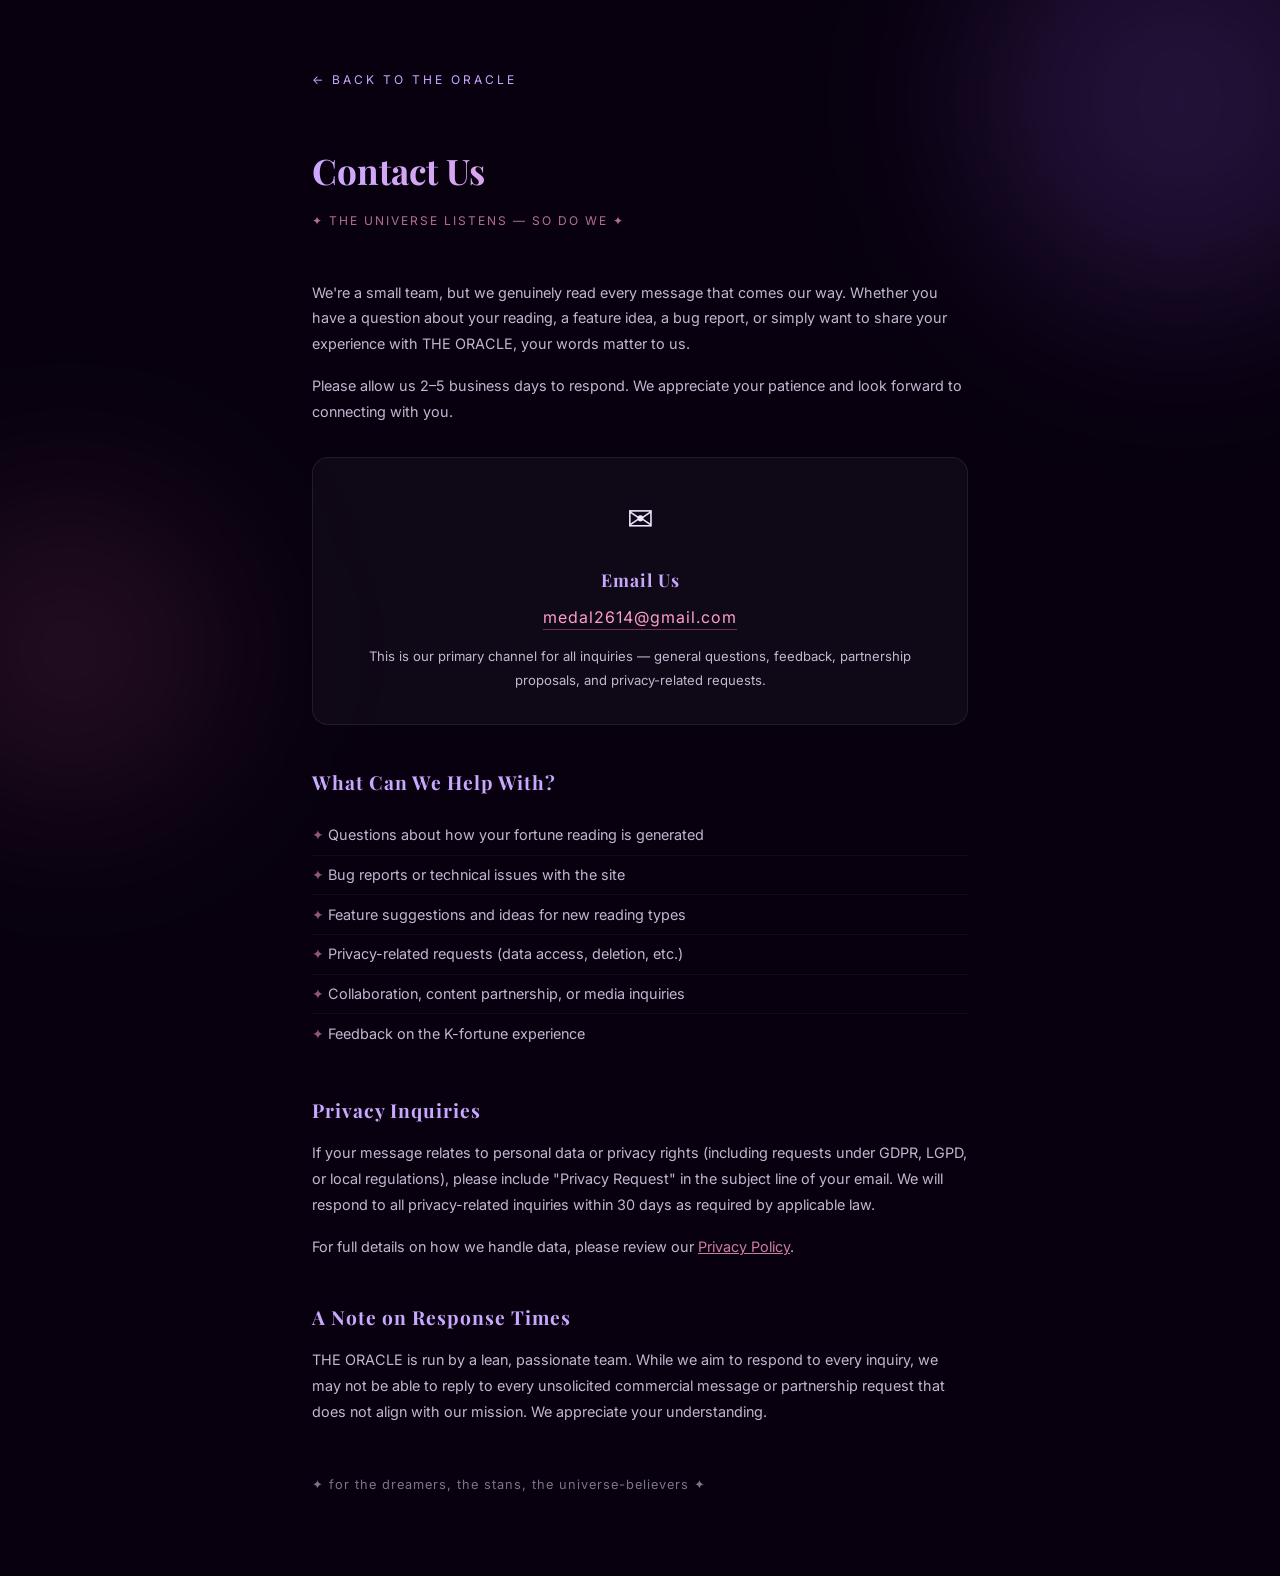
<file: contact.html>
<!DOCTYPE html>
<html lang="en" data-theme="dark">
<head>
    <meta charset="UTF-8">
    <meta name="viewport" content="width=device-width, initial-scale=1.0">
    <link rel="icon" type="image/svg+xml" href="/favicon.svg">
    <link rel="shortcut icon" href="/favicon.svg">
    <title>Contact Us — THE ORACLE | Line Fortune</title>
    <meta name="description" content="Get in touch with THE ORACLE team. We welcome your feedback, questions, and collaboration ideas.">
    <meta name="keywords" content="contact the oracle, linefortune contact, k-fortune feedback, oracle support">
    <meta name="robots" content="index, follow">
    <link rel="canonical" href="https://linefortune.com/contact.html">

    <!-- hreflang -->
    <link rel="alternate" hreflang="en" href="https://linefortune.com/contact.html">
    <link rel="alternate" hreflang="x-default" href="https://linefortune.com/contact.html">

    <!-- Open Graph -->
    <meta property="og:type" content="website">
    <meta property="og:url" content="https://linefortune.com/contact.html">
    <meta property="og:title" content="Contact Us — THE ORACLE | Line Fortune">
    <meta property="og:description" content="Get in touch with THE ORACLE team. We welcome your feedback, questions, and collaboration ideas.">
    <meta property="og:image" content="https://linefortune.com/og-image.jpg">

    <!-- Twitter Card -->
    <meta name="twitter:card" content="summary">
    <meta name="twitter:title" content="Contact Us — THE ORACLE | Line Fortune">
    <meta name="twitter:description" content="Get in touch with THE ORACLE team.">

    <!-- JSON-LD: ContactPage + BreadcrumbList -->
    <script type="application/ld+json">
    {
      "@context": "https://schema.org",
      "@type": "ContactPage",
      "name": "Contact THE ORACLE",
      "url": "https://linefortune.com/contact.html",
      "description": "Get in touch with THE ORACLE team for feedback, questions, and collaborations."
    }
    </script>
    <script type="application/ld+json">
    {
      "@context": "https://schema.org",
      "@type": "BreadcrumbList",
      "itemListElement": [
        { "@type": "ListItem", "position": 1, "name": "Home", "item": "https://linefortune.com/" },
        { "@type": "ListItem", "position": 2, "name": "Contact", "item": "https://linefortune.com/contact.html" }
      ]
    }
    </script>

    <!-- Google Analytics 4 -->
    <script async src="https://www.googletagmanager.com/gtag/js?id=G-QWZPZQQKXY"></script>
    <script>
        window.dataLayer = window.dataLayer || [];
        function gtag(){dataLayer.push(arguments);}
        gtag('js', new Date());
        gtag('config', 'G-QWZPZQQKXY', { page_title: 'THE ORACLE - Contact', page_location: window.location.href });
    </script>

    <link rel="preconnect" href="https://fonts.googleapis.com">
    <link rel="preconnect" href="https://fonts.gstatic.com" crossorigin>
    <link href="https://fonts.googleapis.com/css2?family=Inter:wght@300;400;700&family=Playfair+Display:ital,wght@0,400;0,700;1,400&display=swap" rel="stylesheet">
    <link rel="stylesheet" href="style.css">
    <style>
        .page-container {
            max-width: 720px;
            margin: 0 auto;
            padding: 4rem 2rem;
            line-height: 1.8;
        }
        .page-container h1 {
            font-family: var(--font-serif);
            font-size: 2.2rem;
            margin-bottom: 0.5rem;
            background: linear-gradient(135deg, var(--accent-color), var(--accent-pink));
            -webkit-background-clip: text;
            -webkit-text-fill-color: transparent;
            background-clip: text;
        }
        .page-container .tagline {
            font-size: 0.75rem;
            color: var(--accent-pink);
            letter-spacing: 2px;
            margin-bottom: 3rem;
            opacity: 0.7;
        }
        .page-container h2 {
            font-family: var(--font-serif);
            font-size: 1.2rem;
            color: var(--accent-color);
            margin: 2.5rem 0 0.8rem;
            letter-spacing: 1px;
        }
        .page-container p {
            font-size: 0.9rem;
            opacity: 0.8;
            margin-bottom: 1rem;
        }
        .back-link {
            display: inline-block;
            margin-bottom: 3rem;
            font-size: 0.75rem;
            letter-spacing: 3px;
            color: var(--accent-color);
            text-decoration: none;
            text-transform: uppercase;
        }
        .back-link:hover { color: var(--accent-pink); }
        .contact-card {
            border: 1px solid rgba(255,255,255,0.08);
            border-radius: 16px;
            padding: 2rem 2.5rem;
            margin: 2rem 0;
            background: rgba(255,255,255,0.03);
            text-align: center;
        }
        .contact-card .icon {
            font-size: 2rem;
            margin-bottom: 1rem;
        }
        .contact-card h3 {
            font-family: var(--font-serif);
            font-size: 1.1rem;
            color: var(--accent-color);
            margin-bottom: 0.5rem;
            letter-spacing: 1px;
        }
        .contact-card .email-link {
            font-size: 1rem;
            color: var(--accent-pink);
            text-decoration: none;
            letter-spacing: 1px;
            border-bottom: 1px solid rgba(255,105,180,0.4);
            padding-bottom: 2px;
            transition: border-color 0.2s;
        }
        .contact-card .email-link:hover {
            border-color: var(--accent-pink);
        }
        .contact-card p {
            margin-top: 0.8rem;
            margin-bottom: 0;
            font-size: 0.82rem;
        }
        .topic-list {
            list-style: none;
            padding: 0;
            margin: 1rem 0;
        }
        .topic-list li {
            font-size: 0.9rem;
            opacity: 0.8;
            padding: 0.4rem 0;
            border-bottom: 1px solid rgba(255,255,255,0.05);
        }
        .topic-list li:last-child { border-bottom: none; }
        .topic-list li::before {
            content: "✦ ";
            color: var(--accent-pink);
            opacity: 0.7;
        }
    </style>
</head>
<body>
    <div class="glow-orb glow-1"></div>
    <div class="glow-orb glow-2"></div>
    <div class="page-container">
        <a class="back-link" href="index.html">← Back to The Oracle</a>
        <h1>Contact Us</h1>
        <p class="tagline">✦ THE UNIVERSE LISTENS — SO DO WE ✦</p>

        <p>We're a small team, but we genuinely read every message that comes our way. Whether you have a question about your reading, a feature idea, a bug report, or simply want to share your experience with THE ORACLE, your words matter to us.</p>

        <p>Please allow us 2–5 business days to respond. We appreciate your patience and look forward to connecting with you.</p>

        <div class="contact-card">
            <div class="icon">✉</div>
            <h3>Email Us</h3>
            <a class="email-link" href="mailto:medal2614@gmail.com">medal2614@gmail.com</a>
            <p>This is our primary channel for all inquiries — general questions, feedback, partnership proposals, and privacy-related requests.</p>
        </div>

        <h2>What Can We Help With?</h2>
        <ul class="topic-list">
            <li>Questions about how your fortune reading is generated</li>
            <li>Bug reports or technical issues with the site</li>
            <li>Feature suggestions and ideas for new reading types</li>
            <li>Privacy-related requests (data access, deletion, etc.)</li>
            <li>Collaboration, content partnership, or media inquiries</li>
            <li>Feedback on the K-fortune experience</li>
        </ul>

        <h2>Privacy Inquiries</h2>
        <p>If your message relates to personal data or privacy rights (including requests under GDPR, LGPD, or local regulations), please include "Privacy Request" in the subject line of your email. We will respond to all privacy-related inquiries within 30 days as required by applicable law.</p>
        <p>For full details on how we handle data, please review our <a href="privacy.html" style="color: var(--accent-pink);">Privacy Policy</a>.</p>

        <h2>A Note on Response Times</h2>
        <p>THE ORACLE is run by a lean, passionate team. While we aim to respond to every inquiry, we may not be able to reply to every unsolicited commercial message or partnership request that does not align with our mission. We appreciate your understanding.</p>

        <p style="margin-top: 3rem; font-size: 0.8rem; opacity: 0.5; letter-spacing: 1px;">✦ for the dreamers, the stans, the universe-believers ✦</p>
    </div>
    <script>
        const savedTheme = localStorage.getItem('theme') || 'dark';
        document.documentElement.setAttribute('data-theme', savedTheme);
    </script>
</body>
</html>
</file>
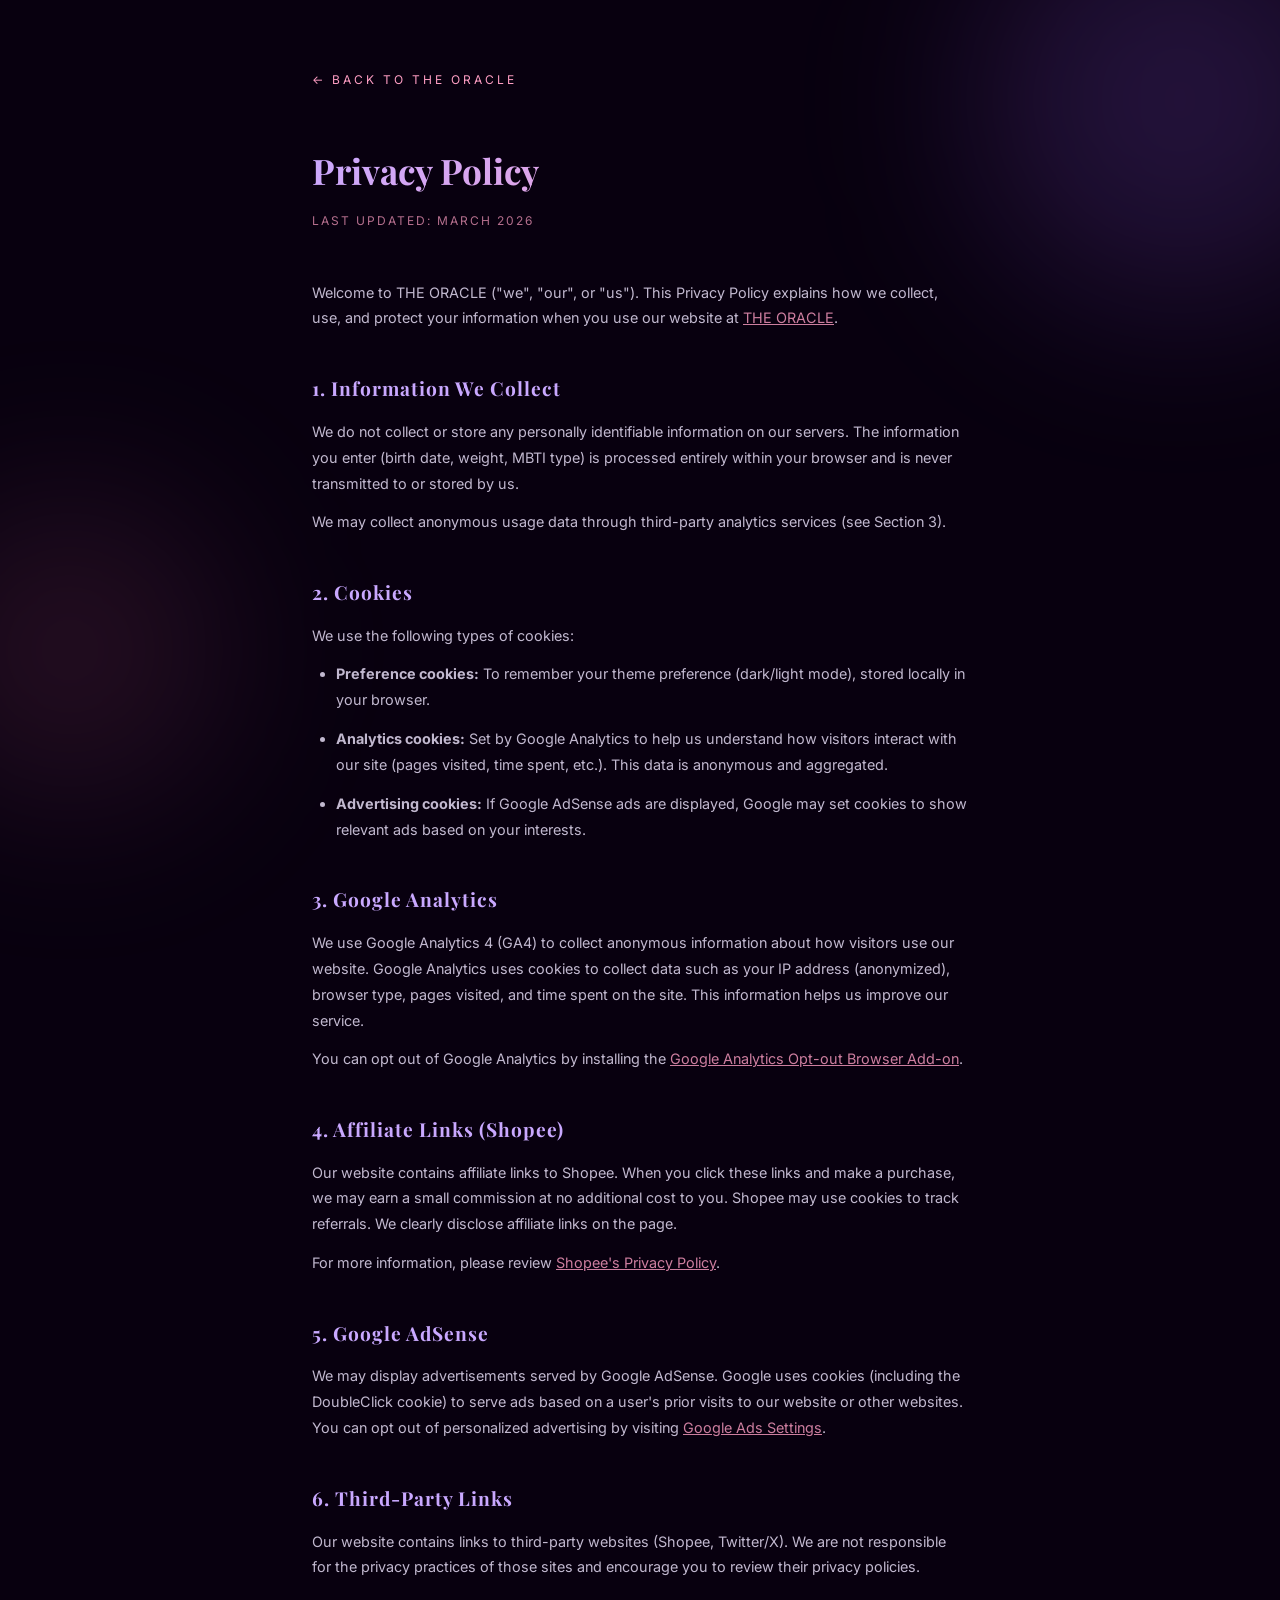
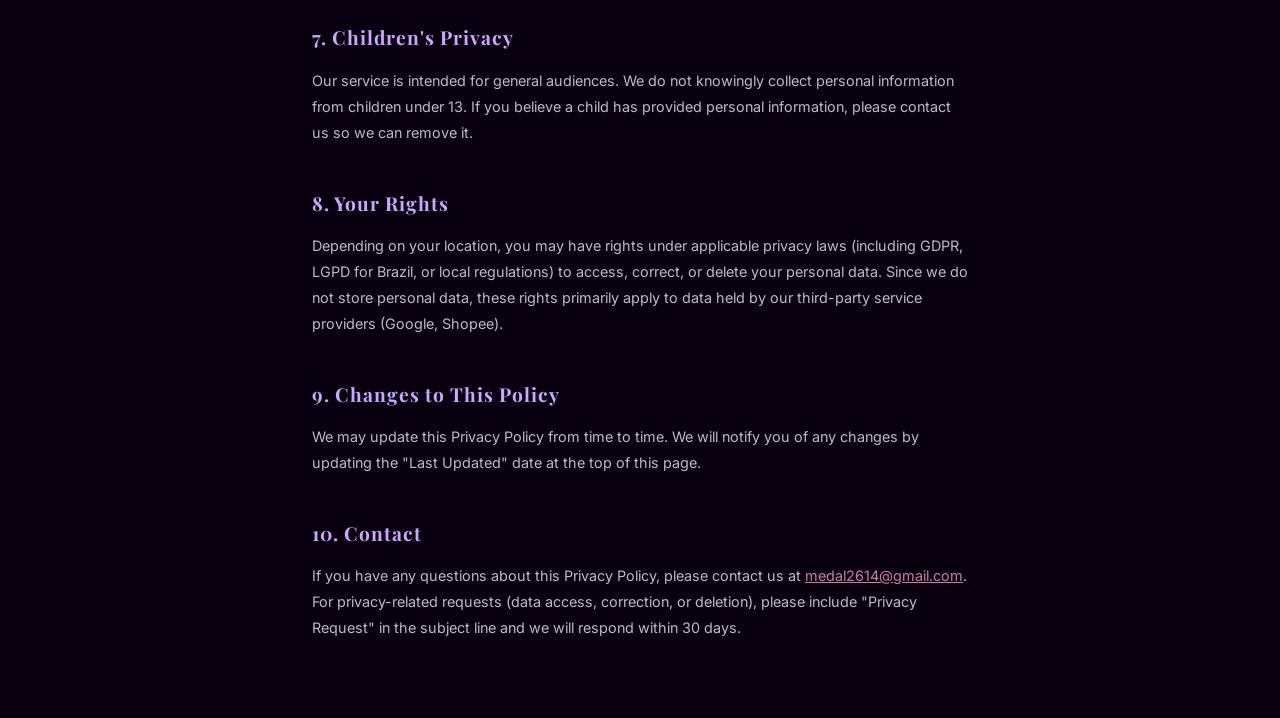
<file: privacy.html>
<!DOCTYPE html>
<html lang="en" data-theme="dark">
<head>
    <meta charset="UTF-8">
    <meta name="viewport" content="width=device-width, initial-scale=1.0">
    <link rel="icon" type="image/svg+xml" href="/favicon.svg">
    <link rel="shortcut icon" href="/favicon.svg">
    <title>Privacy Policy — THE ORACLE | Line Fortune</title>
    <meta name="description" content="Read THE ORACLE's privacy policy. Learn how we handle your data and protect your privacy on linefortune.com.">
    <meta name="keywords" content="privacy policy, the oracle, linefortune, data protection">
    <meta name="robots" content="index, follow">
    <link rel="canonical" href="https://linefortune.com/privacy.html">

    <!-- hreflang -->
    <link rel="alternate" hreflang="en" href="https://linefortune.com/privacy.html">
    <link rel="alternate" hreflang="x-default" href="https://linefortune.com/privacy.html">

    <!-- Open Graph -->
    <meta property="og:type" content="website">
    <meta property="og:url" content="https://linefortune.com/privacy.html">
    <meta property="og:title" content="Privacy Policy — THE ORACLE | Line Fortune">
    <meta property="og:description" content="Read THE ORACLE's privacy policy. Learn how we handle your data and protect your privacy.">
    <meta property="og:image" content="https://linefortune.com/og-image.jpg">

    <!-- JSON-LD: BreadcrumbList -->
    <script type="application/ld+json">
    {
      "@context": "https://schema.org",
      "@type": "BreadcrumbList",
      "itemListElement": [
        { "@type": "ListItem", "position": 1, "name": "Home", "item": "https://linefortune.com/" },
        { "@type": "ListItem", "position": 2, "name": "Privacy Policy", "item": "https://linefortune.com/privacy.html" }
      ]
    }
    </script>

    <!-- Google Analytics 4 -->
    <script async src="https://www.googletagmanager.com/gtag/js?id=G-QWZPZQQKXY"></script>
    <script>
        window.dataLayer = window.dataLayer || [];
        function gtag(){dataLayer.push(arguments);}
        gtag('js', new Date());
        gtag('config', 'G-QWZPZQQKXY', { page_title: 'THE ORACLE - Privacy Policy', page_location: window.location.href });
    </script>

    <link rel="preconnect" href="https://fonts.googleapis.com">
    <link rel="preconnect" href="https://fonts.gstatic.com" crossorigin>
    <link href="https://fonts.googleapis.com/css2?family=Inter:wght@300;400;700&family=Playfair+Display:ital,wght@0,400;0,700;1,400&display=swap" rel="stylesheet">
    <link rel="stylesheet" href="style.css">
    <style>
        .privacy-container {
            max-width: 720px;
            margin: 0 auto;
            padding: 4rem 2rem;
            line-height: 1.8;
        }
        .privacy-container h1 {
            font-family: var(--font-serif);
            font-size: 2.2rem;
            margin-bottom: 0.5rem;
            background: linear-gradient(135deg, var(--accent-color), var(--accent-pink));
            -webkit-background-clip: text;
            -webkit-text-fill-color: transparent;
            background-clip: text;
        }
        .privacy-container .updated {
            font-size: 0.75rem;
            color: var(--accent-pink);
            letter-spacing: 2px;
            margin-bottom: 3rem;
            opacity: 0.7;
        }
        .privacy-container h2 {
            font-family: var(--font-serif);
            font-size: 1.2rem;
            color: var(--accent-color);
            margin: 2.5rem 0 0.8rem;
            letter-spacing: 1px;
        }
        .privacy-container p, .privacy-container li {
            font-size: 0.9rem;
            opacity: 0.8;
            margin-bottom: 0.8rem;
        }
        .privacy-container ul {
            padding-left: 1.5rem;
        }
        .privacy-container a {
            color: var(--accent-pink);
        }
        .back-link {
            display: inline-block;
            margin-bottom: 3rem;
            font-size: 0.75rem;
            letter-spacing: 3px;
            color: var(--accent-color);
            text-decoration: none;
            text-transform: uppercase;
        }
        .back-link:hover { color: var(--accent-pink); }
    </style>
</head>
<body>
    <div class="glow-orb glow-1"></div>
    <div class="glow-orb glow-2"></div>
    <div class="privacy-container">
        <a class="back-link" href="index.html">← Back to The Oracle</a>
        <h1>Privacy Policy</h1>
        <p class="updated">LAST UPDATED: MARCH 2026</p>

        <p>Welcome to THE ORACLE ("we", "our", or "us"). This Privacy Policy explains how we collect, use, and protect your information when you use our website at <a href="https://linefortune.com/">THE ORACLE</a>.</p>

        <h2>1. Information We Collect</h2>
        <p>We do not collect or store any personally identifiable information on our servers. The information you enter (birth date, weight, MBTI type) is processed entirely within your browser and is never transmitted to or stored by us.</p>
        <p>We may collect anonymous usage data through third-party analytics services (see Section 3).</p>

        <h2>2. Cookies</h2>
        <p>We use the following types of cookies:</p>
        <ul>
            <li><strong>Preference cookies:</strong> To remember your theme preference (dark/light mode), stored locally in your browser.</li>
            <li><strong>Analytics cookies:</strong> Set by Google Analytics to help us understand how visitors interact with our site (pages visited, time spent, etc.). This data is anonymous and aggregated.</li>
            <li><strong>Advertising cookies:</strong> If Google AdSense ads are displayed, Google may set cookies to show relevant ads based on your interests.</li>
        </ul>

        <h2>3. Google Analytics</h2>
        <p>We use Google Analytics 4 (GA4) to collect anonymous information about how visitors use our website. Google Analytics uses cookies to collect data such as your IP address (anonymized), browser type, pages visited, and time spent on the site. This information helps us improve our service.</p>
        <p>You can opt out of Google Analytics by installing the <a href="https://tools.google.com/dlpage/gaoptout" target="_blank" rel="noopener">Google Analytics Opt-out Browser Add-on</a>.</p>

        <h2>4. Affiliate Links (Shopee)</h2>
        <p>Our website contains affiliate links to Shopee. When you click these links and make a purchase, we may earn a small commission at no additional cost to you. Shopee may use cookies to track referrals. We clearly disclose affiliate links on the page.</p>
        <p>For more information, please review <a href="https://shopee.co.id/docs/4" target="_blank" rel="noopener">Shopee's Privacy Policy</a>.</p>

        <h2>5. Google AdSense</h2>
        <p>We may display advertisements served by Google AdSense. Google uses cookies (including the DoubleClick cookie) to serve ads based on a user's prior visits to our website or other websites. You can opt out of personalized advertising by visiting <a href="https://www.google.com/settings/ads" target="_blank" rel="noopener">Google Ads Settings</a>.</p>

        <h2>6. Third-Party Links</h2>
        <p>Our website contains links to third-party websites (Shopee, Twitter/X). We are not responsible for the privacy practices of those sites and encourage you to review their privacy policies.</p>

        <h2>7. Children's Privacy</h2>
        <p>Our service is intended for general audiences. We do not knowingly collect personal information from children under 13. If you believe a child has provided personal information, please contact us so we can remove it.</p>

        <h2>8. Your Rights</h2>
        <p>Depending on your location, you may have rights under applicable privacy laws (including GDPR, LGPD for Brazil, or local regulations) to access, correct, or delete your personal data. Since we do not store personal data, these rights primarily apply to data held by our third-party service providers (Google, Shopee).</p>

        <h2>9. Changes to This Policy</h2>
        <p>We may update this Privacy Policy from time to time. We will notify you of any changes by updating the "Last Updated" date at the top of this page.</p>

        <h2>10. Contact</h2>
        <p>If you have any questions about this Privacy Policy, please contact us at <a href="mailto:medal2614@gmail.com">medal2614@gmail.com</a>. For privacy-related requests (data access, correction, or deletion), please include "Privacy Request" in the subject line and we will respond within 30 days.</p>
    </div>
    <script>
        const savedTheme = localStorage.getItem('theme') || 'dark';
        document.documentElement.setAttribute('data-theme', savedTheme);
    </script>
</body>
</html>
</file>
<file: style.css>
:root {
    /* Dark Mode — Deep Space Purple (K-pop demon hunter vibes) */
    --bg-color: #08000f;
    --text-color: #f0e6ff;
    --border-color: rgba(180, 140, 255, 0.25);
    --accent-color: #c9a8ff;       /* lavender */
    --accent-pink: #ff9ec4;        /* soft pink */
    --accent-gold: #d4af37;        /* keep gold for fortune text */
    --glow-purple: rgba(160, 100, 255, 0.18);
    --glow-pink: rgba(255, 120, 180, 0.12);
    --font-serif: 'Playfair Display', serif;
    --font-sans: 'Inter', sans-serif;
    --input-bg: transparent;
}

[data-theme="light"] {
    --bg-color: #fdf5ff;
    --text-color: #1a0030;
    --border-color: rgba(140, 80, 220, 0.2);
    --accent-color: #8b5cf6;
    --accent-pink: #ec4899;
    --accent-gold: #7c5f1a;
    --glow-purple: rgba(139, 92, 246, 0.1);
    --glow-pink: rgba(236, 72, 153, 0.07);
}

* {
    box-sizing: border-box;
    margin: 0;
    padding: 0;
}

body {
    background-color: var(--bg-color);
    color: var(--text-color);
    font-family: var(--font-sans);
    min-height: 100vh;
    overflow-x: hidden;
    transition: background-color 0.5s ease, color 0.5s ease;
}

/* Background ambient glow orbs */
.glow-orb {
    position: fixed;
    border-radius: 50%;
    filter: blur(90px);
    pointer-events: none;
    z-index: 0;
}
.glow-1 {
    width: 400px;
    height: 400px;
    background: var(--glow-purple);
    top: -100px;
    right: -100px;
}
.glow-2 {
    width: 300px;
    height: 300px;
    background: var(--glow-pink);
    bottom: 100px;
    left: -80px;
}

.app-container {
    max-width: 800px;
    margin: 0 auto;
    padding: 2rem;
    min-height: 100vh;
    display: flex;
    flex-direction: column;
    position: relative;
    z-index: 1;
}

/* ── Header ── */
header {
    display: flex;
    justify-content: space-between;
    align-items: center;
    padding-bottom: 3rem;
    position: relative;
}

.logo {
    position: absolute;
    left: 50%;
    transform: translateX(-50%);
    white-space: nowrap;
    font-family: var(--font-serif);
    font-weight: 900;
    font-size: 1.2rem;
    letter-spacing: 3px;
    text-transform: uppercase;
    background: linear-gradient(135deg, var(--accent-color), var(--accent-pink));
    -webkit-background-clip: text;
    -webkit-text-fill-color: transparent;
    background-clip: text;
    z-index: 1;
}

.header-right {
    display: flex;
    flex-direction: column;
    align-items: flex-end;
    gap: 0.4rem;
    margin-right: -10rem;
}

.lang-switcher {
    display: flex;
    gap: 0.4rem;
}

.lang-btn {
    background: linear-gradient(135deg, rgba(59,0,104,0.5), rgba(26,0,58,0.6));
    border: 1px solid rgba(180,140,255,0.3);
    color: rgba(201,168,255,0.6);
    padding: 0.5rem 1rem;
    font-size: 0.78rem;
    font-family: var(--font-sans);
    font-weight: 700;
    letter-spacing: 2px;
    cursor: pointer;
    transition: all 0.3s ease;
    position: relative;
    overflow: hidden;
}
.lang-btn::before {
    content: '';
    position: absolute;
    inset: 0;
    background: linear-gradient(135deg, var(--accent-color), var(--accent-pink));
    opacity: 0;
    transition: opacity 0.3s ease;
}
.lang-btn:hover {
    border-color: var(--accent-color);
    color: #fff;
    box-shadow: 0 0 14px rgba(160,100,255,0.3);
}
.lang-btn:hover::before { opacity: 0.15; }

.lang-btn.active {
    background: linear-gradient(135deg, rgba(100,30,180,0.6), rgba(60,0,120,0.7));
    border-color: var(--accent-color);
    color: var(--accent-color);
    box-shadow: 0 0 18px rgba(160,100,255,0.35), inset 0 0 12px rgba(160,100,255,0.1);
}
.lang-btn.active::before { opacity: 0.2; }

[data-theme="light"] .lang-btn {
    background: linear-gradient(135deg, rgba(139,92,246,0.12), rgba(109,40,217,0.08));
    border-color: rgba(139,92,246,0.35);
    color: rgba(109,40,217,0.6);
}
[data-theme="light"] .lang-btn.active {
    background: linear-gradient(135deg, rgba(139,92,246,0.25), rgba(109,40,217,0.2));
    border-color: var(--accent-color);
    color: var(--accent-color);
    box-shadow: 0 0 14px rgba(139,92,246,0.2);
}

.header-tag {
    font-size: 0.65rem;
    letter-spacing: 2px;
    color: var(--accent-pink);
    opacity: 0.8;
}

.theme-toggle {
    background: none;
    border: 1px solid var(--border-color);
    color: var(--text-color);
    padding: 0.5rem 1rem;
    font-size: 0.7rem;
    letter-spacing: 2px;
    cursor: pointer;
    transition: all 0.3s ease;
    font-family: var(--font-sans);
}
.theme-toggle:hover {
    border-color: var(--accent-color);
    color: var(--accent-color);
}

/* ── Main Content ── */
.content {
    flex: 1;
    display: flex;
    flex-direction: column;
    align-items: center;
    justify-content: center;
    text-align: center;
}

.badge {
    font-size: 0.65rem;
    letter-spacing: 4px;
    color: var(--accent-pink);
    margin-bottom: 1.2rem;
    opacity: 0.9;
}

.main-title {
    font-family: var(--font-serif);
    font-size: clamp(3rem, 10vw, 5rem);
    font-weight: 400;
    line-height: 1;
    margin-bottom: 1rem;
    background: linear-gradient(135deg, var(--text-color) 40%, var(--accent-color));
    -webkit-background-clip: text;
    -webkit-text-fill-color: transparent;
    background-clip: text;
}
.main-title i {
    font-family: var(--font-serif);
    font-style: italic;
    font-weight: 400;
}

.subtitle {
    font-size: 0.9rem;
    letter-spacing: 4px;
    text-transform: uppercase;
    color: var(--accent-color);
    margin-bottom: 0.4rem;
}
.subtitle-en {
    font-size: 0.78rem;
    letter-spacing: 2px;
    color: var(--accent-pink);
    opacity: 0.75;
    margin-bottom: 3.5rem;
    font-style: italic;
}

/* ── Input Section ── */
.input-section {
    width: 100%;
    max-width: 440px;
    margin: 0 auto 4rem;
}

.input-group {
    display: grid;
    grid-template-columns: repeat(3, 1fr);
    gap: 1rem;
    margin-bottom: 1.5rem;
}
.input-group.secondary {
    grid-template-columns: 1fr 1fr;
    margin-bottom: 2.5rem;
}

.field-wrapper {
    display: flex;
    flex-direction: column;
    align-items: center;
}

input {
    width: 100%;
    background: var(--input-bg);
    border: none;
    border-bottom: 1px solid var(--border-color);
    color: var(--text-color);
    padding: 1rem 0.5rem;
    text-align: center;
    font-size: 1.1rem;
    font-family: var(--font-sans);
    font-weight: 300;
    outline: none;
    transition: all 0.3s ease;
    text-transform: uppercase;
}
input::-webkit-input-placeholder { color: var(--accent-color) !important; opacity: 0.7 !important; -webkit-text-fill-color: var(--accent-color) !important; font-size: 0.9rem; }
input::-moz-placeholder          { color: var(--accent-color) !important; opacity: 0.7 !important; font-size: 0.9rem; }
input::placeholder                { color: var(--accent-color) !important; opacity: 0.7 !important; -webkit-text-fill-color: var(--accent-color) !important; font-size: 0.9rem; }
input:focus {
    border-bottom-color: var(--accent-pink);
    transform: translateY(-2px);
}

.action-btn {
    width: 100%;
    background: linear-gradient(135deg, #3b0068, #1a003a);
    color: var(--accent-color);
    border: 1px solid var(--accent-color);
    padding: 1.5rem;
    font-size: 0.95rem;
    font-family: var(--font-serif);
    font-weight: 700;
    letter-spacing: 3px;
    cursor: pointer;
    transition: all 0.4s ease;
    position: relative;
    overflow: hidden;
}
.action-btn::after {
    content: '';
    position: absolute;
    inset: 0;
    background: linear-gradient(135deg, var(--accent-color), var(--accent-pink));
    opacity: 0;
    transition: opacity 0.4s ease;
}
.action-btn:hover {
    letter-spacing: 5px;
    color: #08000f;
    border-color: var(--accent-pink);
}
.action-btn:hover::after {
    opacity: 1;
}
.action-btn span {
    position: relative;
    z-index: 1;
}

/* ── Display Area ── */
#display-area {
    width: 100%;
    min-height: 300px;
    margin-top: 2rem;
    border-top: 1px solid var(--border-color);
    padding-top: 3rem;
}

.placeholder-text {
    font-size: 0.8rem;
    letter-spacing: 2px;
    color: var(--accent-color);
    opacity: 0.8;
    text-transform: uppercase;
}

/* ── Fortune Result ── */
.fortune-container {
    animation: fadeIn 1s ease-out;
}

.fortune-meta {
    font-size: 0.7rem;
    letter-spacing: 3px;
    text-transform: uppercase;
    color: var(--accent-pink);
    margin-bottom: 1.5rem;
}

.fortune-result {
    font-family: var(--font-serif);
    font-size: 1.8rem;
    line-height: 1.4;
    font-weight: 400;
    margin-bottom: 0.8rem;
    word-break: keep-all;
    cursor: pointer;
    transition: color 0.3s;
}
.fortune-result:hover {
    color: var(--accent-color);
}

.fortune-tap-hint {
    font-size: 0.72rem;
    letter-spacing: 2px;
    color: var(--accent-color);
    opacity: 0.7;
    text-transform: uppercase;
    margin-top: 0.8rem;
    margin-bottom: 2.5rem;
}

/* ── Menu Recommendation ── */
.menu-content {
    margin-top: 3rem;
    padding-top: 3rem;
    border-top: 1px dashed var(--border-color);
    animation: slideUp 0.8s ease-out;
}

.witty-reason {
    font-size: 1.05rem;
    color: var(--text-color);
    margin-bottom: 2.5rem;
    word-break: keep-all;
    font-weight: 300;
    opacity: 0.9;
    font-style: italic;
    line-height: 1.7;
}
.witty-reason::before, .witty-reason::after {
    content: '"';
    color: var(--accent-pink);
    font-family: var(--font-serif);
    font-size: 1.5rem;
}

.menu-label {
    font-size: 0.65rem;
    letter-spacing: 3px;
    text-transform: uppercase;
    opacity: 0.5;
    margin-bottom: 1rem;
    display: block;
}

.menu-name {
    font-family: var(--font-serif);
    font-size: 2.5rem;
    font-style: italic;
    background: linear-gradient(135deg, var(--accent-color), var(--accent-pink));
    -webkit-background-clip: text;
    -webkit-text-fill-color: transparent;
    background-clip: text;
}

.menu-decoration {
    margin-top: 1rem;
    font-size: 1.5rem;
    opacity: 0.4;
}

/* ── K-pop Cards ── */
.kpop-cards {
    display: grid;
    grid-template-columns: 1fr 1fr 2fr;
    gap: 0.75rem;
    margin: 2rem 0 1.5rem;
}

.kcard {
    border: 1px solid var(--border-color);
    padding: 1.2rem 1rem;
    background: linear-gradient(135deg, rgba(59,0,104,0.2), rgba(26,0,58,0.25));
    display: flex;
    flex-direction: column;
    align-items: center;
    gap: 0.5rem;
    text-align: center;
    animation: fadeIn 0.8s ease-out 0.3s both;
}

.kcard-label {
    font-size: 0.6rem;
    letter-spacing: 2px;
    text-transform: uppercase;
    color: var(--accent-pink);
    opacity: 0.8;
}

.color-swatch {
    width: 36px;
    height: 36px;
    border-radius: 50%;
    border: 2px solid rgba(255,255,255,0.15);
    box-shadow: 0 0 12px rgba(201,168,255,0.3);
}

.kcard-value {
    font-size: 0.78rem;
    color: var(--text-color);
    opacity: 0.9;
    font-weight: 400;
}

.kcard-big {
    font-family: var(--font-serif);
    font-size: 2.4rem;
    font-style: italic;
    background: linear-gradient(135deg, var(--accent-color), var(--accent-pink));
    -webkit-background-clip: text;
    -webkit-text-fill-color: transparent;
    background-clip: text;
    line-height: 1;
}

.idol-card {
    align-items: flex-start;
    text-align: left;
}

.kcard-idol-name {
    font-family: var(--font-serif);
    font-size: 1rem;
    font-weight: 700;
    color: var(--accent-color);
    letter-spacing: 0.5px;
}

.kcard-idol-vibe {
    font-size: 0.75rem;
    color: var(--text-color);
    opacity: 0.7;
    line-height: 1.5;
    font-style: italic;
}

/* ── K-pop Vibe Box ── */
.kpop-vibe-box {
    border-left: 2px solid var(--accent-pink);
    padding: 0.8rem 1.2rem;
    margin: 0 0 2rem;
    background: rgba(255,158,196,0.05);
    animation: fadeIn 0.8s ease-out 0.5s both;
}

.kpop-vibe-text {
    font-size: 0.88rem;
    color: var(--text-color);
    opacity: 0.85;
    font-style: italic;
    line-height: 1.6;
    text-align: left;
}

/* ── Footer Privacy Link ── */
.footer-privacy {
    margin-top: 1rem;
    opacity: 1 !important;
}
.footer-privacy a {
    font-size: 0.72rem;
    letter-spacing: 2px;
    color: rgba(240, 230, 255, 0.75);
    opacity: 1 !important;
    text-decoration: none;
    text-transform: uppercase;
}
.footer-privacy a:hover {
    color: rgba(240, 230, 255, 1);
}

/* ── Responsive: K-pop Cards ── */
@media (max-width: 600px) {
    .kpop-cards {
        grid-template-columns: 1fr 1fr;
    }
    .idol-card {
        grid-column: 1 / -1;
        align-items: center;
        text-align: center;
    }
}

/* ── Shopee Section ── */
.shopee-section {
    margin-top: 2.5rem;
    padding: 2rem;
    border: 1px solid var(--border-color);
    background: linear-gradient(135deg, rgba(59,0,104,0.25), rgba(26,0,58,0.3));
    animation: fadeIn 0.8s ease-out 0.2s both;
}

.shopee-hint {
    font-size: 0.82rem;
    color: var(--text-color);
    opacity: 0.65;
    margin-bottom: 1.2rem;
    font-style: italic;
    letter-spacing: 0.5px;
}

.shopee-btn {
    display: flex;
    align-items: center;
    gap: 1rem;
    width: 100%;
    padding: 1.1rem 1.4rem;
    background: linear-gradient(135deg, rgba(201,168,255,0.12), rgba(255,158,196,0.08));
    border: 1px solid var(--accent-color);
    color: var(--text-color);
    text-decoration: none;
    cursor: pointer;
    transition: all 0.3s ease;
    text-align: left;
}
.shopee-btn:hover {
    background: linear-gradient(135deg, rgba(201,168,255,0.22), rgba(255,158,196,0.15));
    border-color: var(--accent-pink);
    transform: translateY(-2px);
    box-shadow: 0 8px 24px rgba(160,100,255,0.15);
}

.shopee-icon {
    font-size: 1.5rem;
    flex-shrink: 0;
}

.shopee-text {
    flex: 1;
    display: flex;
    flex-direction: column;
    gap: 0.2rem;
}

.shopee-main {
    font-family: var(--font-serif);
    font-size: 1rem;
    font-weight: 700;
    color: var(--accent-color);
    letter-spacing: 0.5px;
}

.shopee-sub {
    font-size: 0.7rem;
    letter-spacing: 1.5px;
    color: var(--accent-pink);
    opacity: 0.8;
    text-transform: uppercase;
}

.shopee-arrow {
    font-size: 1.2rem;
    color: var(--accent-pink);
    opacity: 0.7;
    transition: transform 0.3s ease;
    flex-shrink: 0;
}
.shopee-btn:hover .shopee-arrow {
    transform: translateX(4px);
    opacity: 1;
}

.shopee-disclosure {
    margin-top: 0.8rem;
    font-size: 0.6rem;
    color: var(--text-color);
    opacity: 0.3;
    letter-spacing: 0.5px;
}

/* ── Share Section ── */
.share-section {
    margin-top: 3rem;
    padding-top: 2rem;
    border-top: 1px solid var(--border-color);
    display: flex;
    flex-direction: column;
    align-items: center;
    gap: 1rem;
    animation: fadeIn 1s ease-out 0.4s both;
}

.share-label {
    font-size: 0.65rem;
    letter-spacing: 4px;
    color: var(--accent-color);
    text-transform: uppercase;
    opacity: 0.8;
}

.share-buttons {
    display: flex;
    gap: 0.75rem;
    flex-wrap: wrap;
    justify-content: center;
}

.share-btn {
    display: flex;
    align-items: center;
    gap: 0.5rem;
    padding: 0.65rem 1.2rem;
    font-size: 0.75rem;
    letter-spacing: 2px;
    font-family: var(--font-sans);
    font-weight: 700;
    cursor: pointer;
    border: 1px solid var(--border-color);
    background: transparent;
    color: var(--text-color);
    transition: all 0.3s ease;
    text-decoration: none;
    text-transform: uppercase;
}
.share-btn:hover {
    transform: translateY(-2px);
}
.share-btn.twitter {
    border-color: #1d9bf0;
    color: #1d9bf0;
}
.share-btn.twitter:hover {
    background: #1d9bf0;
    color: #fff;
}
.share-btn.copy {
    border-color: var(--accent-color);
    color: var(--accent-color);
}
.share-btn.copy:hover {
    background: var(--accent-color);
    color: var(--bg-color);
}
.share-btn.copy.copied {
    border-color: #4ade80;
    color: #4ade80;
}

/* ── Animations ── */
@keyframes fadeIn {
    from { opacity: 0; }
    to   { opacity: 1; }
}
@keyframes slideUp {
    from { opacity: 0; transform: translateY(20px); }
    to   { opacity: 1; transform: translateY(0); }
}

/* ── Stars ── */
.stars-container {
    position: fixed;
    top: 0; left: 0;
    width: 100%; height: 100%;
    pointer-events: none;
    z-index: 0;
}

/* ── Footer ── */
footer {
    padding-top: 4rem;
    text-align: center;
}
.footer-line {
    width: 40px;
    height: 1px;
    background: linear-gradient(90deg, var(--accent-color), var(--accent-pink));
    margin: 0 auto 1.5rem;
}
footer p {
    font-size: 0.6rem;
    letter-spacing: 2px;
    opacity: 0.35;
}
.footer-sub {
    margin-top: 0.5rem;
    font-style: italic;
    color: var(--accent-pink);
    opacity: 0.4 !important;
}

/* ── Tab Navigation ── */
.tab-nav {
    display: flex;
    width: 100%;
    max-width: 440px;
    border-bottom: 1px solid var(--border-color);
    margin-bottom: 2.5rem;
    gap: 0;
}

.tab-btn {
    flex: 1;
    background: none;
    border: none;
    border-bottom: 2px solid transparent;
    color: rgba(201, 168, 255, 0.5);
    padding: 0.8rem 0.5rem;
    font-size: 0.85rem;
    font-family: var(--font-sans);
    font-weight: 600;
    letter-spacing: 1px;
    cursor: pointer;
    transition: all 0.3s ease;
    margin-bottom: -1px;
}

.tab-btn:hover {
    color: var(--accent-color);
}

.tab-btn.active {
    color: var(--accent-color);
    border-bottom: 2px solid var(--accent-color);
    background: linear-gradient(to bottom, rgba(160, 100, 255, 0.05), transparent);
}

/* ── Tab Panels ── */
.tab-panel {
    display: none;
    width: 100%;
    animation: fadeIn 0.4s ease-out;
}

.tab-panel.active {
    display: block;
}

.tab-content-inner {
    display: flex;
    flex-direction: column;
    align-items: center;
    gap: 1.5rem;
    width: 100%;
    max-width: 440px;
    margin: 0 auto;
    padding-top: 0.5rem;
}

.tab-section-title {
    font-family: var(--font-serif);
    font-size: 1.4rem;
    font-weight: 700;
    color: var(--accent-color);
    letter-spacing: 2px;
    text-align: center;
}

/* ── Idol Selector (Match Tab) ── */
.idol-selector-wrap {
    width: 100%;
}

.idol-select {
    width: 100%;
    background: linear-gradient(135deg, rgba(59, 0, 104, 0.5), rgba(26, 0, 58, 0.6));
    border: 1px solid var(--accent-color);
    color: var(--text-color);
    padding: 1rem 1.2rem;
    font-size: 1rem;
    font-family: var(--font-sans);
    font-weight: 400;
    cursor: pointer;
    outline: none;
    transition: all 0.3s ease;
    -webkit-appearance: none;
    appearance: none;
    background-image: url("data:image/svg+xml,%3Csvg xmlns='http://www.w3.org/2000/svg' width='12' height='8' viewBox='0 0 12 8'%3E%3Cpath d='M1 1l5 5 5-5' stroke='%23c9a8ff' stroke-width='2' fill='none' stroke-linecap='round'/%3E%3C/svg%3E");
    background-repeat: no-repeat;
    background-position: right 1rem center;
    padding-right: 2.5rem;
}

.idol-select:focus {
    border-color: var(--accent-pink);
    box-shadow: 0 0 14px rgba(160, 100, 255, 0.25);
}

.idol-select option,
.idol-select optgroup {
    background: #1a003a;
    color: var(--text-color);
}

.match-btn {
    max-width: 100%;
}

/* ── Compatibility Result ── */
.compat-result-card {
    width: 100%;
    border: 1px solid var(--border-color);
    padding: 2rem 1.5rem;
    text-align: center;
    background: linear-gradient(135deg, rgba(59, 0, 104, 0.3), rgba(26, 0, 58, 0.4));
    animation: fadeIn 0.5s ease-out;
}

.compat-idol-name {
    font-family: var(--font-serif);
    font-size: 1.1rem;
    color: var(--accent-pink);
    letter-spacing: 2px;
    margin-bottom: 0.5rem;
}

.compat-label {
    font-size: 0.7rem;
    letter-spacing: 3px;
    text-transform: uppercase;
    color: rgba(201, 168, 255, 0.6);
    margin-bottom: 1rem;
}

.compat-score-wrap {
    display: flex;
    align-items: flex-start;
    justify-content: center;
    gap: 0.2rem;
    margin-bottom: 1rem;
}

.compat-score {
    font-family: var(--font-serif);
    font-size: 5rem;
    font-weight: 900;
    line-height: 1;
    background: linear-gradient(135deg, var(--accent-color), var(--accent-pink));
    -webkit-background-clip: text;
    -webkit-text-fill-color: transparent;
    background-clip: text;
    min-width: 3ch;
    text-align: center;
}

.compat-percent {
    font-family: var(--font-serif);
    font-size: 2rem;
    font-weight: 700;
    color: var(--accent-color);
    margin-top: 0.5rem;
}

.compat-tier-label {
    font-family: var(--font-serif);
    font-size: 1.3rem;
    font-weight: 700;
    color: var(--accent-gold);
    margin-bottom: 0.8rem;
    letter-spacing: 1px;
}

.compat-tier-text {
    font-size: 0.9rem;
    color: var(--text-color);
    opacity: 0.85;
    line-height: 1.7;
    max-width: 360px;
    margin: 0 auto;
}

/* ── Group Grid (Group Tab) ── */
.group-grid {
    display: grid;
    grid-template-columns: repeat(4, 1fr);
    gap: 0.7rem;
    width: 100%;
}

.group-btn {
    display: flex;
    flex-direction: column;
    align-items: center;
    gap: 0.3rem;
    background: linear-gradient(135deg, rgba(59, 0, 104, 0.4), rgba(26, 0, 58, 0.5));
    border: 1px solid var(--border-color);
    color: var(--text-color);
    padding: 0.8rem 0.4rem;
    font-size: 0.72rem;
    font-family: var(--font-sans);
    font-weight: 600;
    letter-spacing: 0.5px;
    cursor: pointer;
    transition: all 0.3s ease;
}

.group-btn:hover {
    border-color: var(--accent-color);
    color: var(--accent-color);
    box-shadow: 0 0 12px rgba(160, 100, 255, 0.2);
    transform: translateY(-2px);
}

.group-btn.active {
    border-color: var(--accent-pink);
    color: var(--accent-pink);
    background: linear-gradient(135deg, rgba(100, 30, 180, 0.5), rgba(60, 0, 120, 0.6));
    box-shadow: 0 0 16px rgba(255, 120, 180, 0.25);
}

.group-emoji {
    font-size: 1.4rem;
    line-height: 1;
}

.group-name {
    text-align: center;
    line-height: 1.2;
}

/* ── Group Fortune Card ── */
.group-fortune-card {
    width: 100%;
    border: 1px solid var(--border-color);
    padding: 1.8rem 1.5rem;
    text-align: center;
    background: linear-gradient(135deg, rgba(59, 0, 104, 0.3), rgba(26, 0, 58, 0.4));
    animation: fadeIn 0.5s ease-out;
}

.group-fortune-header {
    display: flex;
    align-items: center;
    justify-content: center;
    gap: 0.6rem;
    margin-bottom: 1.2rem;
}

.group-fortune-emoji {
    font-size: 1.8rem;
}

.group-fortune-name {
    font-family: var(--font-serif);
    font-size: 1.3rem;
    font-weight: 700;
    color: var(--accent-color);
    letter-spacing: 2px;
}

.group-fortune-text {
    font-family: var(--font-serif);
    font-size: 1.05rem;
    font-weight: 400;
    font-style: italic;
    color: var(--accent-gold);
    line-height: 1.7;
    margin-bottom: 1.2rem;
}

.group-fortune-color {
    font-size: 0.8rem;
    letter-spacing: 2px;
    color: rgba(201, 168, 255, 0.7);
    display: flex;
    align-items: center;
    justify-content: center;
    gap: 0.5rem;
}

.color-dot {
    display: inline-block;
    width: 10px;
    height: 10px;
    border-radius: 50%;
}

/* ── Save Card Button ── */
.share-btn.save-card {
    background: linear-gradient(135deg, rgba(59, 0, 104, 0.5), rgba(26, 0, 58, 0.6));
    border: 1px solid var(--accent-pink);
    color: var(--accent-pink);
}

.share-btn.save-card:hover {
    background: linear-gradient(135deg, var(--accent-pink), var(--accent-color));
    color: #08000f;
    border-color: var(--accent-pink);
}

/* ── SNS Share Buttons ── */
.share-sns-row {
    display: flex;
    gap: 0.6rem;
    flex-wrap: wrap;
    justify-content: center;
}
.share-btn.kakao {
    border-color: #FEE500;
    color: #3C1E1E;
    background: #FEE500;
}
.share-btn.kakao:hover { background: #e6cf00; border-color: #e6cf00; color: #3C1E1E; }
.share-btn.line { border-color: #06C755; color: #06C755; }
.share-btn.line:hover { background: #06C755; color: #fff; border-color: #06C755; }
.share-btn.whatsapp { border-color: #25D366; color: #25D366; }
.share-btn.whatsapp:hover { background: #25D366; color: #fff; border-color: #25D366; }
.share-btn.facebook { border-color: #1877F2; color: #1877F2; }
.share-btn.facebook:hover { background: #1877F2; color: #fff; border-color: #1877F2; }
.share-btn.native { border-color: var(--accent-color); color: var(--accent-color); }
.share-btn.native:hover { background: var(--accent-color); color: #08000f; }

/* mini share row for compat / group results */
.mini-share {
    display: flex;
    gap: 0.55rem;
    flex-wrap: wrap;
    justify-content: center;
    margin-top: 1.2rem;
    padding-top: 1rem;
    border-top: 1px solid var(--border-color);
}
.mini-share-label {
    width: 100%;
    text-align: center;
    font-size: 0.6rem;
    letter-spacing: 3px;
    color: var(--accent-pink);
    text-transform: uppercase;
    opacity: 0.7;
    margin-bottom: 0.2rem;
}
.share-btn.mini {
    padding: 0.45rem 0.9rem;
    font-size: 0.68rem;
    letter-spacing: 1.5px;
}

/* ── Responsive ── */
@media (max-width: 600px) {
    .main-title { font-size: 3rem; }
    .app-container { padding: 1.5rem; }
    .fortune-result { font-size: 1.4rem; }
    .menu-name { font-size: 2rem; }
    .group-grid { grid-template-columns: repeat(3, 1fr); }
    .compat-score { font-size: 3.5rem; }
}
</file>
